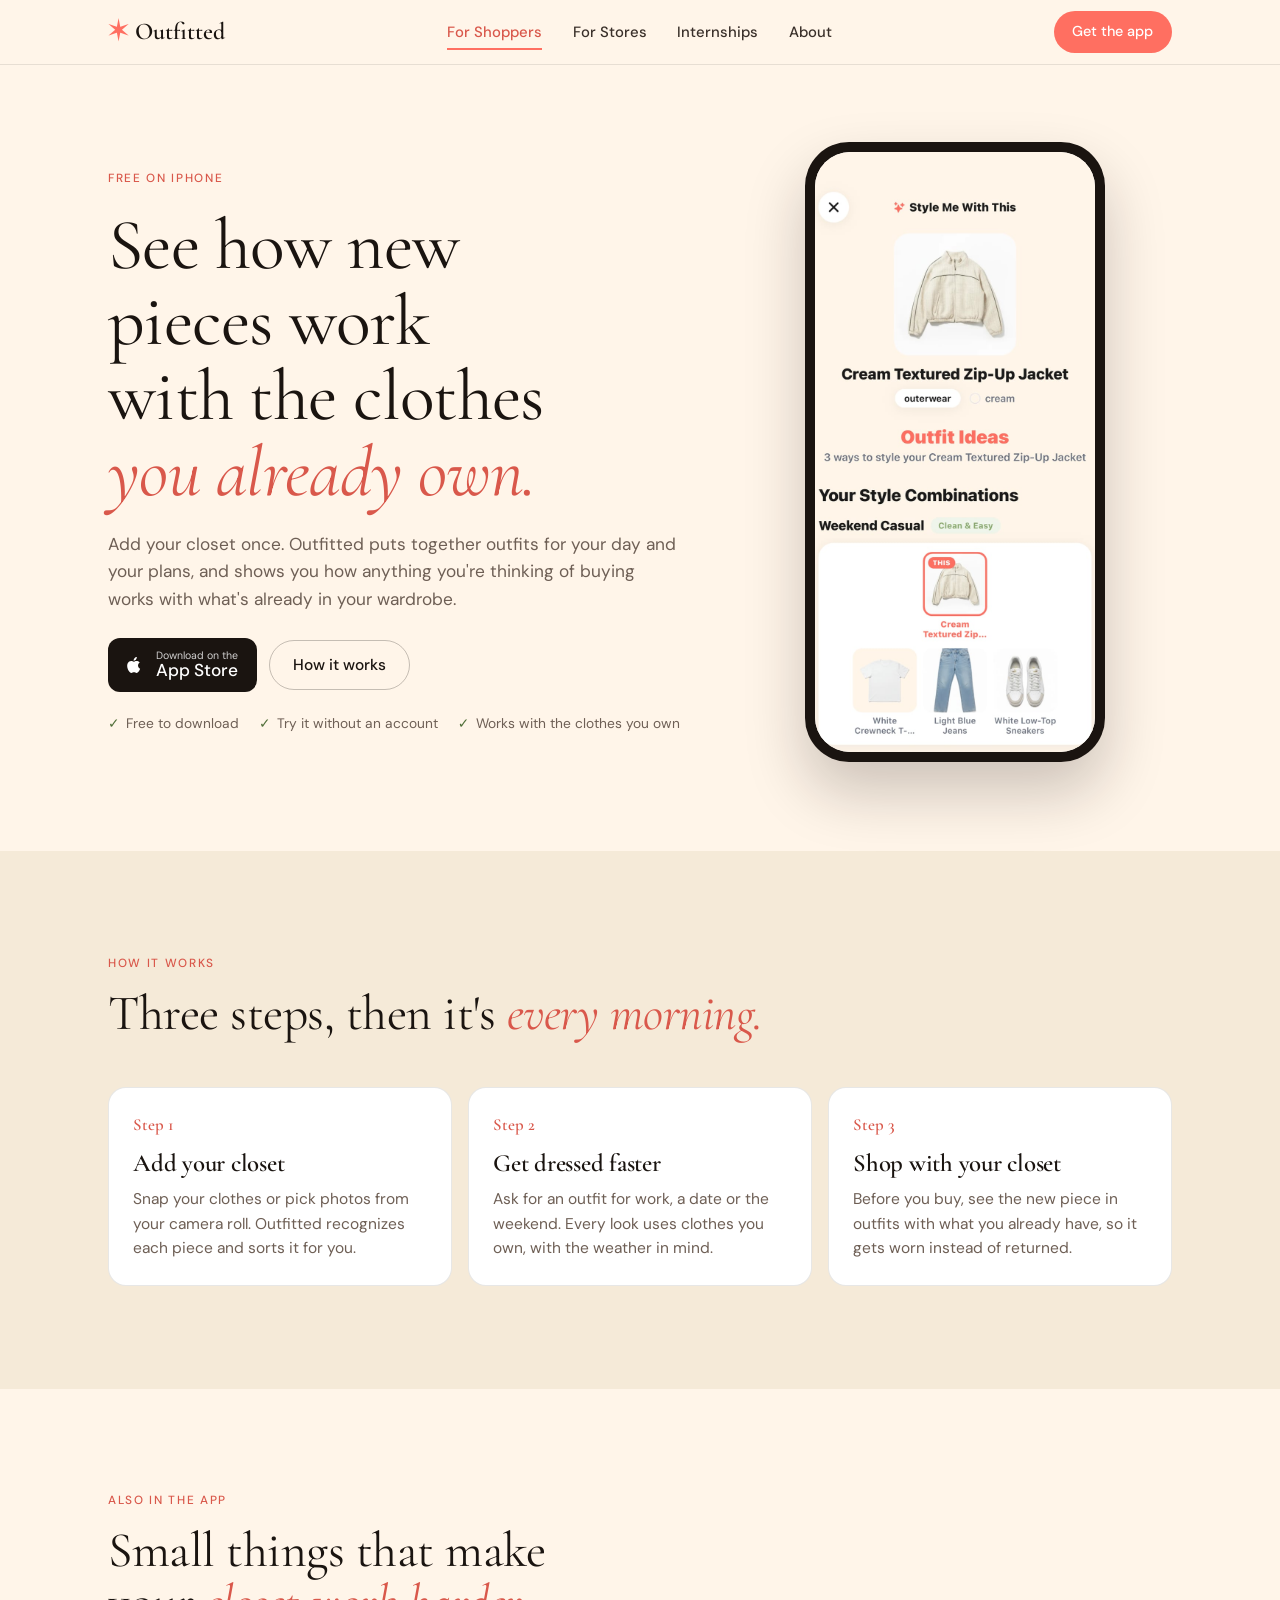
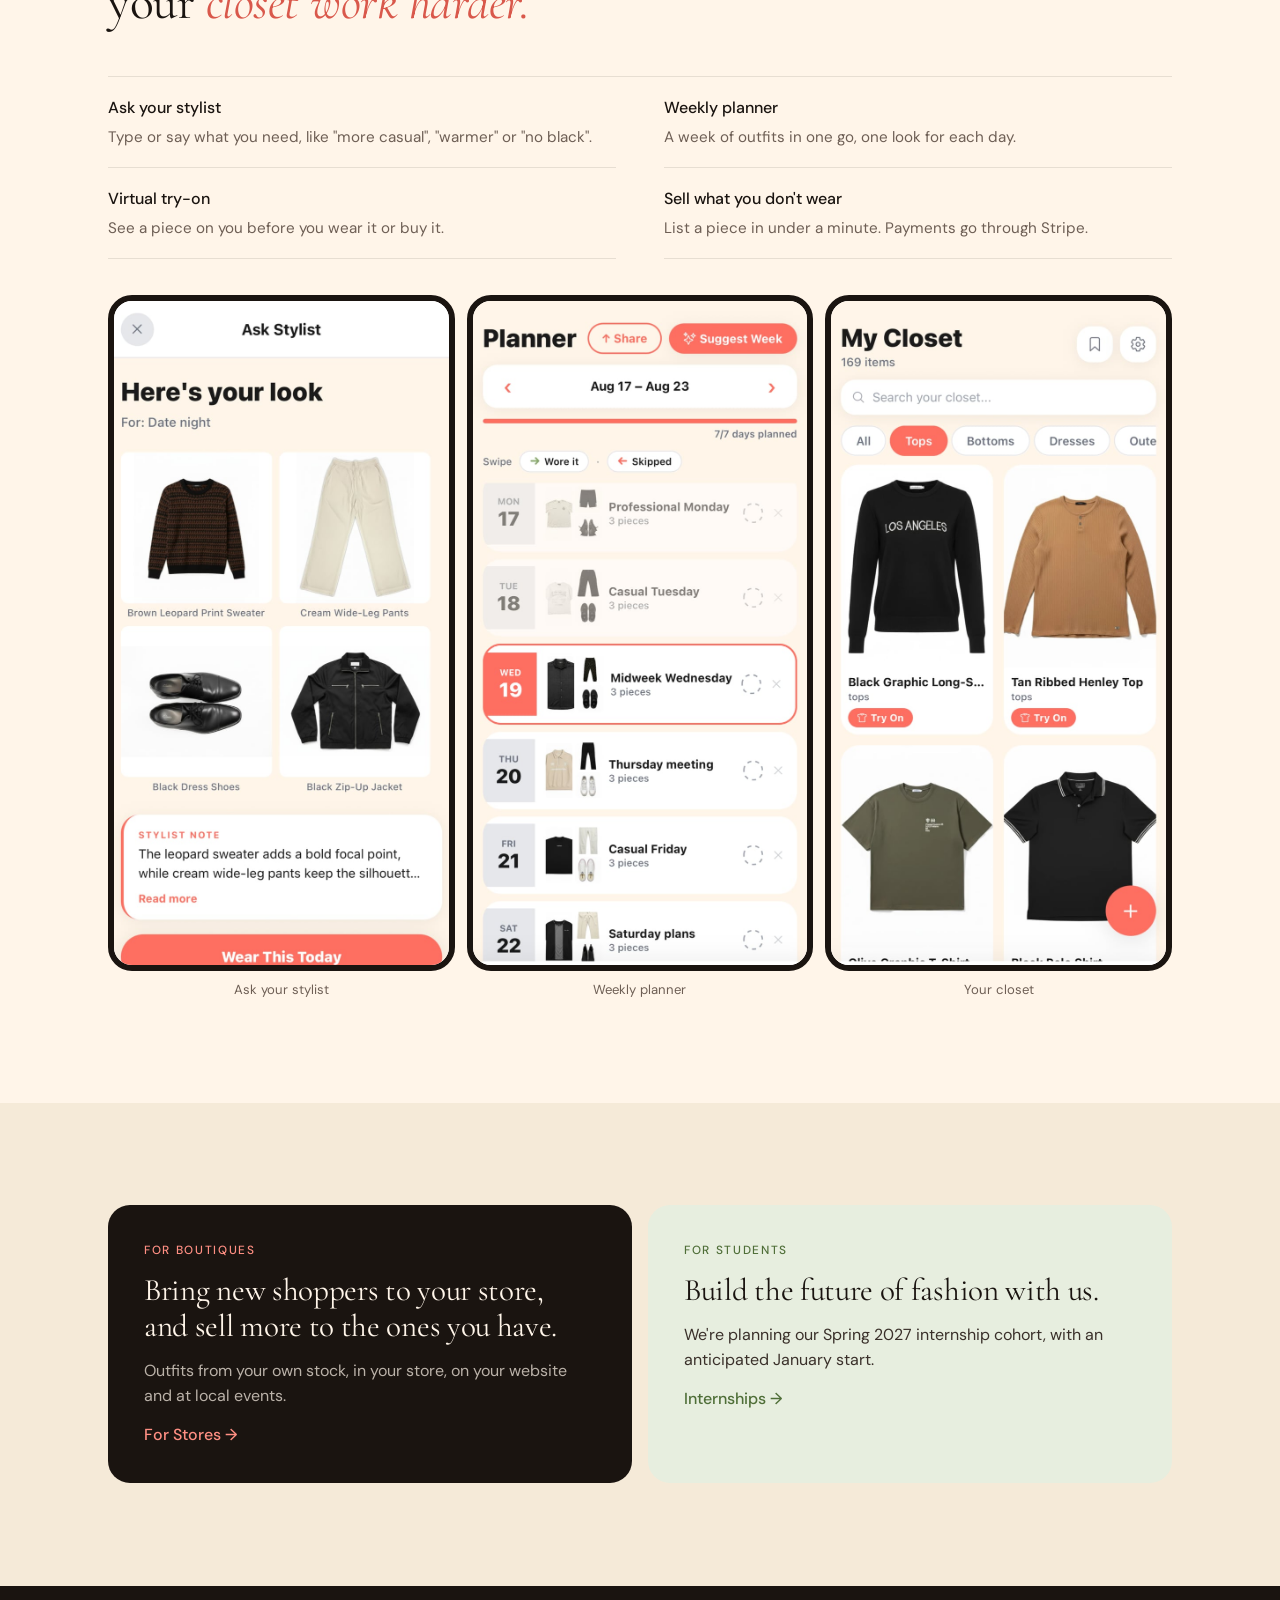
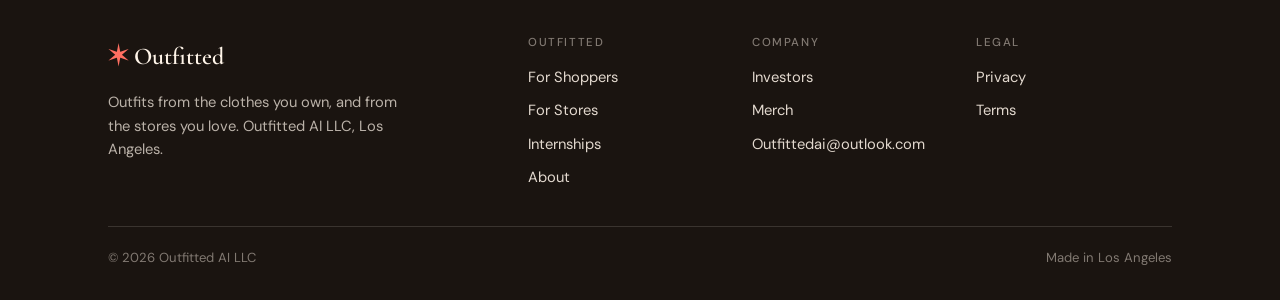
<file: index.html>
<!DOCTYPE html>
<html lang="en">
<head>
  <meta charset="UTF-8" />
  <meta name="viewport" content="width=device-width, initial-scale=1.0" />
  <meta name="color-scheme" content="light only" />
  <title>Outfitted — See new pieces with the clothes you already own</title>
  <meta name="description" content="Outfitted turns the clothes you own into outfits, and shows how anything new works with your wardrobe before you buy. Free on iPhone." />
  <link rel="canonical" href="https://outfittedcloset.com/" />
  <meta property="og:type" content="website" />
  <meta property="og:site_name" content="Outfitted" />
  <meta property="og:title" content="Outfitted — See new pieces with the clothes you already own" />
  <meta property="og:description" content="Outfitted turns the clothes you own into outfits, and shows how anything new works with your wardrobe before you buy. Free on iPhone." />
  <meta property="og:url" content="https://outfittedcloset.com/" />
  <meta property="og:image" content="https://outfittedcloset.com/img/og.jpg" />
  <meta name="twitter:card" content="summary_large_image" />
  <link rel="icon" type="image/png" href="/favicon.png" />
  <link rel="apple-touch-icon" href="/apple-touch-icon.png" />
  <link rel="preconnect" href="https://fonts.googleapis.com" />
  <link rel="preconnect" href="https://fonts.gstatic.com" crossorigin />
  <link href="https://fonts.googleapis.com/css2?family=Cormorant+Garamond:ital,wght@0,400;0,600;1,400&family=DM+Sans:wght@400;500;600;700&display=swap" rel="stylesheet" />
  <link rel="stylesheet" href="/site.css" />
</head>
<body>
<a class="skip" href="#main">Skip to content</a>
<header class="nav">
  <div class="wrap">
    <a class="logo" href="/" aria-label="Outfitted home"><span aria-hidden="true">&#x2736;</span> Outfitted</a>
    <nav aria-label="Main">
      <ul class="nav-links">
        <li><a href="/" aria-current="page">For Shoppers</a></li>
        <li><a href="/stores">For Stores</a></li>
        <li><a href="/internships">Internships</a></li>
        <li><a href="/about">About</a></li>
      </ul>
    </nav>
    <a class="btn btn-coral btn-small nav-cta" href="https://apps.apple.com/us/app/outfitted-wear-shop-earn/id6753196803" target="_blank" rel="noopener">Get the app</a>
    <button class="menu-btn" type="button" aria-expanded="false" aria-controls="mobile-menu" aria-label="Open menu"><i></i></button>
  </div>
  <nav id="mobile-menu" class="mobile-menu" aria-label="Main">
    <ul>
      <li><a href="/" aria-current="page">For Shoppers</a></li>
      <li><a href="/stores">For Stores</a></li>
      <li><a href="/internships">Internships</a></li>
      <li><a href="/about">About</a></li>
      <li><a class="btn btn-coral" href="https://apps.apple.com/us/app/outfitted-wear-shop-earn/id6753196803" target="_blank" rel="noopener">Get the app</a></li>
    </ul>
  </nav>
</header>
<main id="main">
  <section class="hero">
    <div class="wrap">
      <div class="hero-copy">
        <div class="eyebrow">Free on iPhone</div>
        <h1>See how new pieces work with the clothes <em>you already own.</em></h1>
        <p class="lede">Add your closet once. Outfitted puts together outfits for your day and your plans, and shows you how anything you're thinking of buying works with what's already in your wardrobe.</p>
        <div class="hero-actions">
          <a class="appstore" href="https://apps.apple.com/us/app/outfitted-wear-shop-earn/id6753196803" target="_blank" rel="noopener">
            <svg viewBox="0 0 24 24" aria-hidden="true"><path d="M16.37 12.6c-.02-2.2 1.8-3.26 1.88-3.31-1.03-1.5-2.62-1.7-3.18-1.72-1.35-.14-2.64.8-3.32.8-.69 0-1.74-.78-2.86-.76-1.47.02-2.83.86-3.59 2.17-1.53 2.66-.39 6.6 1.1 8.75.73 1.05 1.6 2.24 2.73 2.2 1.1-.05 1.51-.71 2.84-.71 1.32 0 1.7.71 2.85.69 1.18-.02 1.93-1.07 2.65-2.13.84-1.22 1.18-2.4 1.2-2.47-.03-.01-2.3-.88-2.3-3.51zM14.2 6.13c.6-.73 1-1.74.9-2.75-.86.04-1.92.58-2.54 1.3-.55.64-1.04 1.67-.91 2.66.96.07 1.95-.49 2.55-1.21z"/></svg>
            <span><small>Download on the</small><b>App Store</b></span>
          </a>
          <a class="btn btn-line" href="#how">How it works</a>
        </div>
        <div class="trust"><span>Free to download</span><span>Try it without an account</span><span>Works with the clothes you own</span></div>
      </div>
      <div class="phone fill">
        <div class="screen"><img src="/img/app-style-me.jpg" width="760" height="1644" alt="The Outfitted app's Style Me With This screen: outfit ideas built around a cream zip-up jacket using clothes already in the closet." /></div>
      </div>
    </div>
  </section>

  <section id="how" class="band-sand">
    <div class="wrap">
      <div class="sec-head">
        <div class="eyebrow">How it works</div>
        <h2>Three steps, then it's <em>every morning.</em></h2>
      </div>
      <div class="steps">
        <div class="step"><div class="n"></div><h3>Add your closet</h3><p>Snap your clothes or pick photos from your camera roll. Outfitted recognizes each piece and sorts it for you.</p></div>
        <div class="step"><div class="n"></div><h3>Get dressed faster</h3><p>Ask for an outfit for work, a date or the weekend. Every look uses clothes you own, with the weather in mind.</p></div>
        <div class="step"><div class="n"></div><h3>Shop with your closet</h3><p>Before you buy, see the new piece in outfits with what you already have, so it gets worn instead of returned.</p></div>
      </div>
    </div>
  </section>

  <section>
    <div class="wrap">
      <div class="sec-head">
        <div class="eyebrow">Also in the app</div>
        <h2>Small things that make your <em>closet work harder.</em></h2>
      </div>
      <div class="feats two">
        <div class="feat"><b>Ask your stylist</b><span>Type or say what you need, like "more casual", "warmer" or "no black".</span></div>
        <div class="feat"><b>Weekly planner</b><span>A week of outfits in one go, one look for each day.</span></div>
        <div class="feat"><b>Virtual try-on</b><span>See a piece on you before you wear it or buy it.</span></div>
        <div class="feat"><b>Sell what you don't wear</b><span>List a piece in under a minute. Payments go through Stripe.</span></div>
      </div>
      <div class="app-row">
        <figure><div class="frame"><img src="/img/app-ask-stylist.jpg" width="760" height="1644" loading="lazy" alt="Ask Stylist: a date-night look with a stylist note." /></div><figcaption>Ask your stylist</figcaption></figure>
        <figure><div class="frame"><img src="/img/app-planner.jpg" width="760" height="1644" loading="lazy" alt="Planner: a week of outfits, one per day." /></div><figcaption>Weekly planner</figcaption></figure>
        <figure><div class="frame"><img src="/img/app-closet.jpg" width="760" height="1644" loading="lazy" alt="My Closet: items sorted into tops, bottoms and dresses." /></div><figcaption>Your closet</figcaption></figure>
      </div>
    </div>
  </section>

  <section class="band-sand">
    <div class="wrap">
      <div class="split">
        <a class="door ink" href="/stores">
          <div class="eyebrow">For boutiques</div>
          <h3>Bring new shoppers to your store, and sell more to the ones you have.</h3>
          <p>Outfits from your own stock, in your store, on your website and at local events.</p>
          <span class="go">For Stores →</span>
        </a>
        <a class="door sage" href="/internships">
          <div class="eyebrow">For students</div>
          <h3>Build the future of fashion with us.</h3>
          <p>We're planning our Spring 2027 internship cohort, with an anticipated January start.</p>
          <span class="go">Internships →</span>
        </a>
      </div>
    </div>
  </section>
</main>
<footer class="site">
  <div class="wrap">
    <div class="fcols">
      <div class="about"><a class="logo" href="/"><span aria-hidden="true">&#x2736;</span> Outfitted</a><p style="margin-top:.6rem;max-width:19rem">Outfits from the clothes you own, and from the stores you love. Outfitted AI LLC, Los Angeles.</p></div>
      <div><h4>Outfitted</h4><a href="/">For Shoppers</a><a href="/stores">For Stores</a><a href="/internships">Internships</a><a href="/about">About</a></div>
      <div><h4>Company</h4><a href="/investors">Investors</a><a href="/merch">Merch</a><a href="mailto:Outfittedai@outlook.com">Outfittedai@outlook.com</a></div>
      <div><h4>Legal</h4><a href="/privacy">Privacy</a><a href="/terms">Terms</a></div>
    </div>
    <div class="fbase"><span>© 2026 Outfitted AI LLC</span><span>Made in Los Angeles</span></div>
  </div>
</footer>
<script src="/site.js"></script>
</body>
</html>
</file>
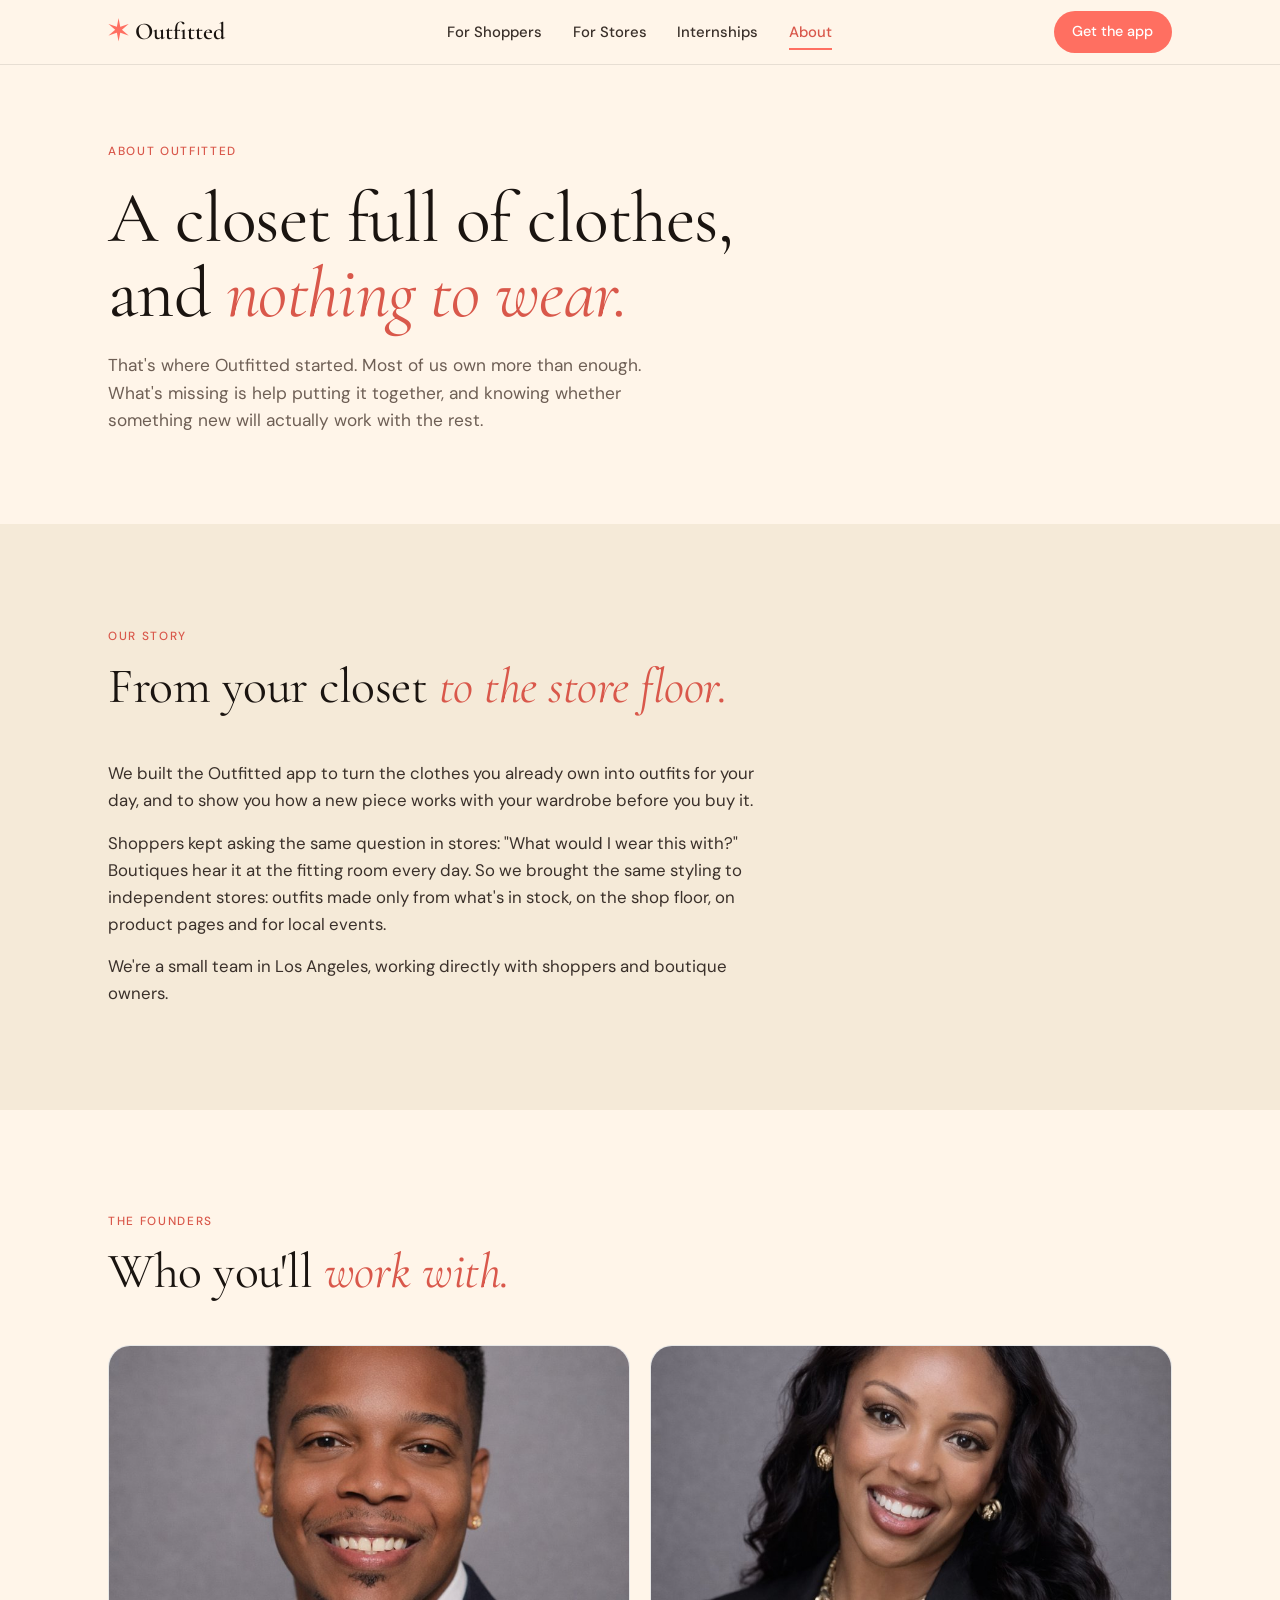
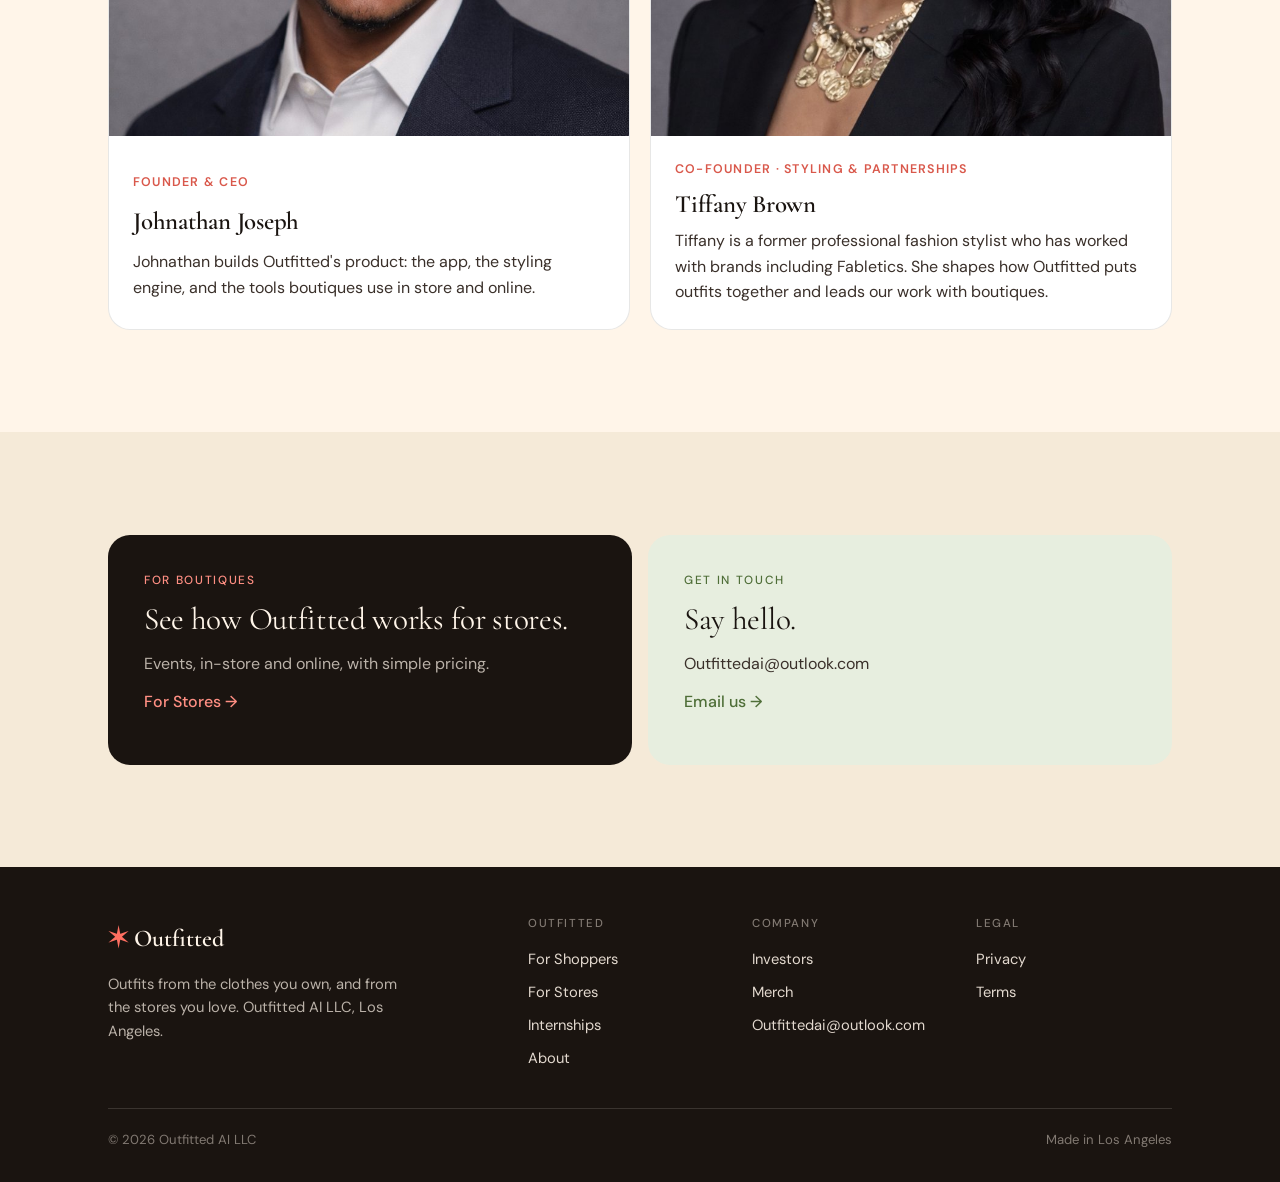
<file: about.html>
<!DOCTYPE html>
<html lang="en">
<head>
  <meta charset="UTF-8" />
  <meta name="viewport" content="width=device-width, initial-scale=1.0" />
  <meta name="color-scheme" content="light only" />
  <title>About — Outfitted</title>
  <meta name="description" content="Outfitted turns the clothes you own into outfits, and brings the same styling to independent boutiques. Meet the founders." />
  <link rel="canonical" href="https://outfittedcloset.com/about" />
  <meta property="og:type" content="website" />
  <meta property="og:site_name" content="Outfitted" />
  <meta property="og:title" content="About — Outfitted" />
  <meta property="og:description" content="Outfitted turns the clothes you own into outfits, and brings the same styling to independent boutiques. Meet the founders." />
  <meta property="og:url" content="https://outfittedcloset.com/about" />
  <meta property="og:image" content="https://outfittedcloset.com/img/og.jpg" />
  <meta name="twitter:card" content="summary_large_image" />
  <link rel="icon" type="image/png" href="/favicon.png" />
  <link rel="apple-touch-icon" href="/apple-touch-icon.png" />
  <link rel="preconnect" href="https://fonts.googleapis.com" />
  <link rel="preconnect" href="https://fonts.gstatic.com" crossorigin />
  <link href="https://fonts.googleapis.com/css2?family=Cormorant+Garamond:ital,wght@0,400;0,600;1,400&family=DM+Sans:wght@400;500;600;700&display=swap" rel="stylesheet" />
  <link rel="stylesheet" href="/site.css" />
</head>
<body>
<a class="skip" href="#main">Skip to content</a>
<header class="nav">
  <div class="wrap">
    <a class="logo" href="/" aria-label="Outfitted home"><span aria-hidden="true">&#x2736;</span> Outfitted</a>
    <nav aria-label="Main">
      <ul class="nav-links">
        <li><a href="/">For Shoppers</a></li>
        <li><a href="/stores">For Stores</a></li>
        <li><a href="/internships">Internships</a></li>
        <li><a href="/about" aria-current="page">About</a></li>
      </ul>
    </nav>
    <a class="btn btn-coral btn-small nav-cta" href="https://apps.apple.com/us/app/outfitted-wear-shop-earn/id6753196803" target="_blank" rel="noopener">Get the app</a>
    <button class="menu-btn" type="button" aria-expanded="false" aria-controls="mobile-menu" aria-label="Open menu"><i></i></button>
  </div>
  <nav id="mobile-menu" class="mobile-menu" aria-label="Main">
    <ul>
      <li><a href="/">For Shoppers</a></li>
      <li><a href="/stores">For Stores</a></li>
      <li><a href="/internships">Internships</a></li>
      <li><a href="/about" aria-current="page">About</a></li>
      <li><a class="btn btn-coral" href="https://apps.apple.com/us/app/outfitted-wear-shop-earn/id6753196803" target="_blank" rel="noopener">Get the app</a></li>
    </ul>
  </nav>
</header>
<main id="main">
  <section class="hero">
    <div class="wrap" style="grid-template-columns:1fr">
      <div class="hero-copy" style="max-width:48rem">
        <div class="eyebrow">About Outfitted</div>
        <h1>A closet full of clothes, and <em>nothing to wear.</em></h1>
        <p class="lede">That's where Outfitted started. Most of us own more than enough. What's missing is help putting it together, and knowing whether something new will actually work with the rest.</p>
      </div>
    </div>
  </section>

  <section class="band-sand">
    <div class="wrap">
      <div class="sec-head"><div class="eyebrow">Our story</div><h2>From your closet <em>to the store floor.</em></h2></div>
      <div class="prose">
        <p>We built the Outfitted app to turn the clothes you already own into outfits for your day, and to show you how a new piece works with your wardrobe before you buy it.</p>
        <p>Shoppers kept asking the same question in stores: "What would I wear this with?" Boutiques hear it at the fitting room every day. So we brought the same styling to independent stores: outfits made only from what's in stock, on the shop floor, on product pages and for local events.</p>
        <p>We're a small team in Los Angeles, working directly with shoppers and boutique owners.</p>
      </div>
    </div>
  </section>

  <section>
    <div class="wrap">
      <div class="sec-head"><div class="eyebrow">The founders</div><h2>Who you'll <em>work with.</em></h2></div>
      <div class="people">
        <article class="person">
          <img src="/jj-headshot.png" alt="Johnathan Joseph" loading="lazy" />
          <div class="body">
            <div class="person-role">Founder &amp; CEO</div>
            <h3>Johnathan Joseph</h3>
            <p>Johnathan builds Outfitted's product: the app, the styling engine, and the tools boutiques use in store and online.</p>
          </div>
        </article>
        <article class="person">
          <img src="/tiffany-headshot.png" alt="Tiffany Brown" loading="lazy" />
          <div class="body">
            <div class="person-role">Co-founder · Styling &amp; Partnerships</div>
            <h3>Tiffany Brown</h3>
            <p>Tiffany is a former professional fashion stylist who has worked with brands including Fabletics. She shapes how Outfitted puts outfits together and leads our work with boutiques.</p>
          </div>
        </article>
      </div>
    </div>
  </section>

  <section class="band-sand">
    <div class="wrap">
      <div class="split">
        <a class="door ink" href="/stores"><div class="eyebrow">For boutiques</div><h3>See how Outfitted works for stores.</h3><p>Events, in-store and online, with simple pricing.</p><span class="go">For Stores →</span></a>
        <a class="door sage" href="mailto:Outfittedai@outlook.com"><div class="eyebrow">Get in touch</div><h3>Say hello.</h3><p>Outfittedai@outlook.com</p><span class="go">Email us →</span></a>
      </div>
    </div>
  </section>
</main>
<footer class="site">
  <div class="wrap">
    <div class="fcols">
      <div class="about"><a class="logo" href="/"><span aria-hidden="true">&#x2736;</span> Outfitted</a><p style="margin-top:.6rem;max-width:19rem">Outfits from the clothes you own, and from the stores you love. Outfitted AI LLC, Los Angeles.</p></div>
      <div><h4>Outfitted</h4><a href="/">For Shoppers</a><a href="/stores">For Stores</a><a href="/internships">Internships</a><a href="/about">About</a></div>
      <div><h4>Company</h4><a href="/investors">Investors</a><a href="/merch">Merch</a><a href="mailto:Outfittedai@outlook.com">Outfittedai@outlook.com</a></div>
      <div><h4>Legal</h4><a href="/privacy">Privacy</a><a href="/terms">Terms</a></div>
    </div>
    <div class="fbase"><span>© 2026 Outfitted AI LLC</span><span>Made in Los Angeles</span></div>
  </div>
</footer>
<script src="/site.js"></script>
</body>
</html>
</file>
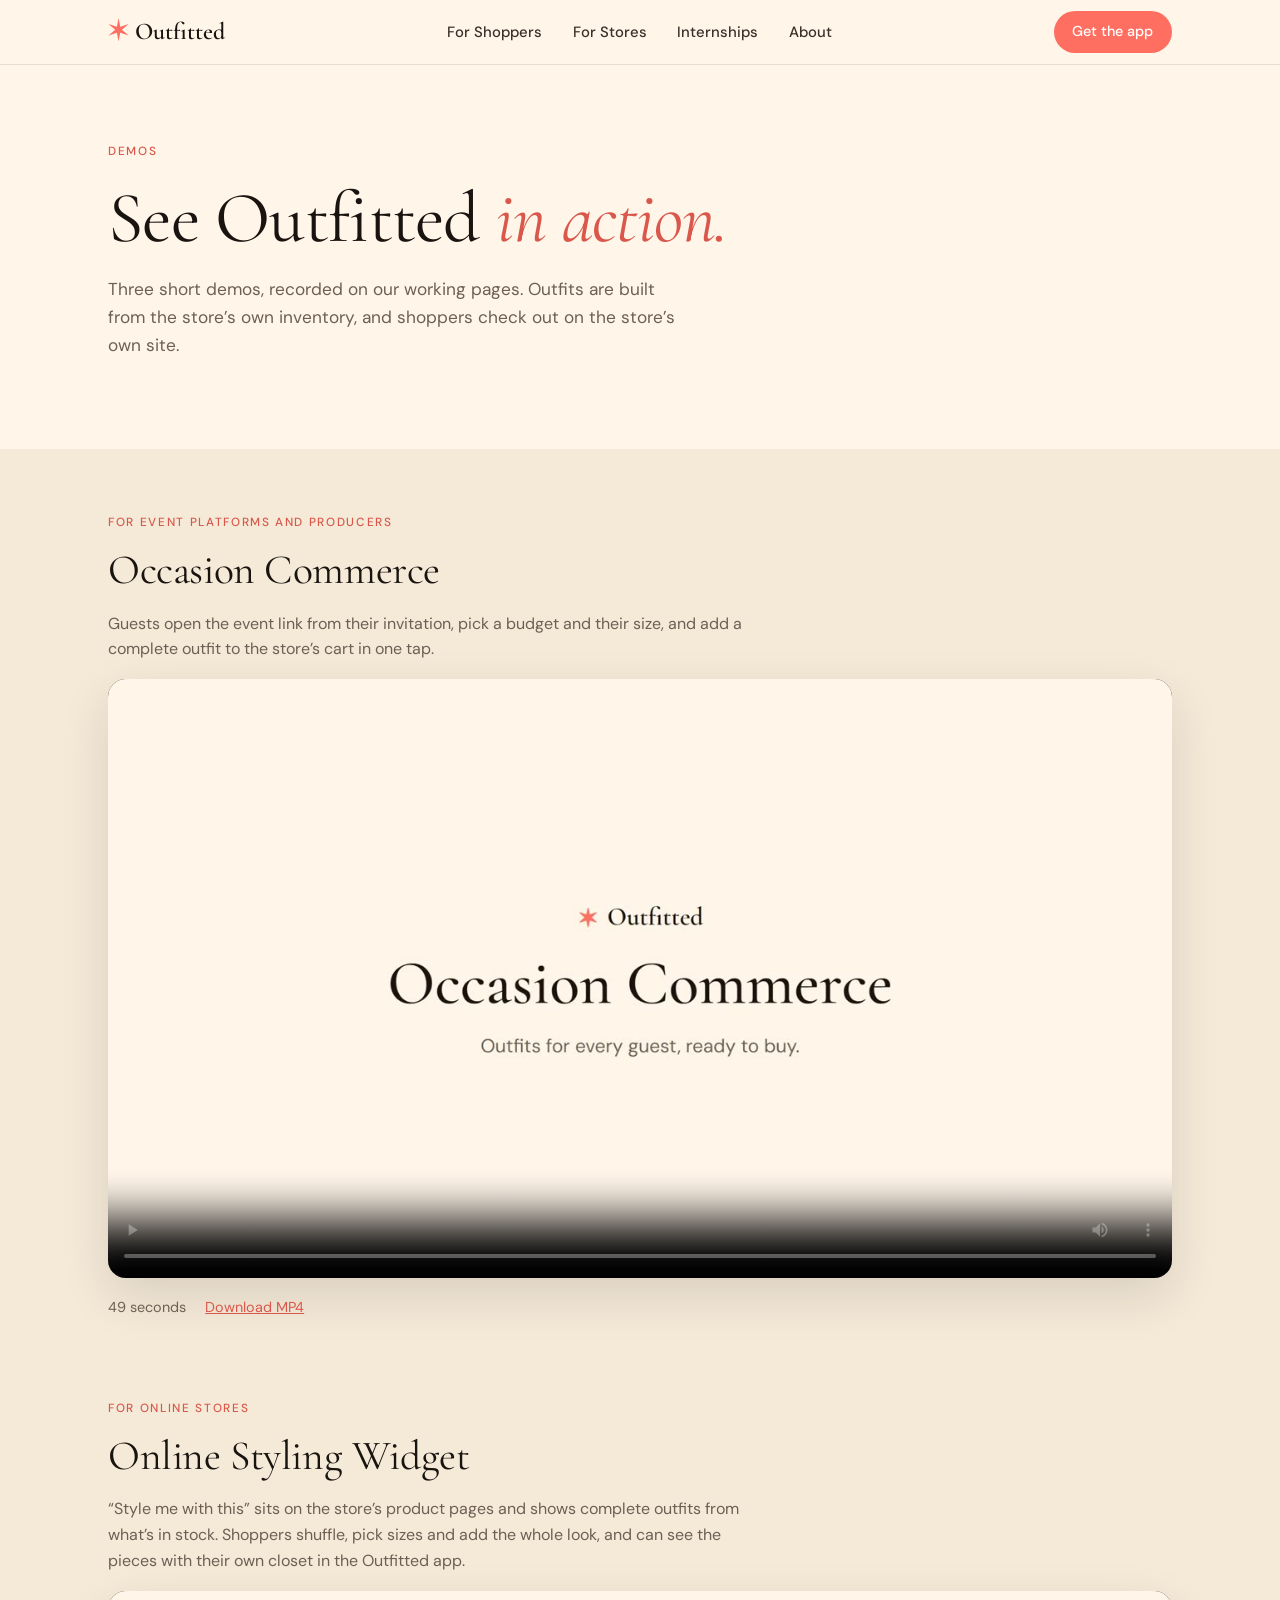
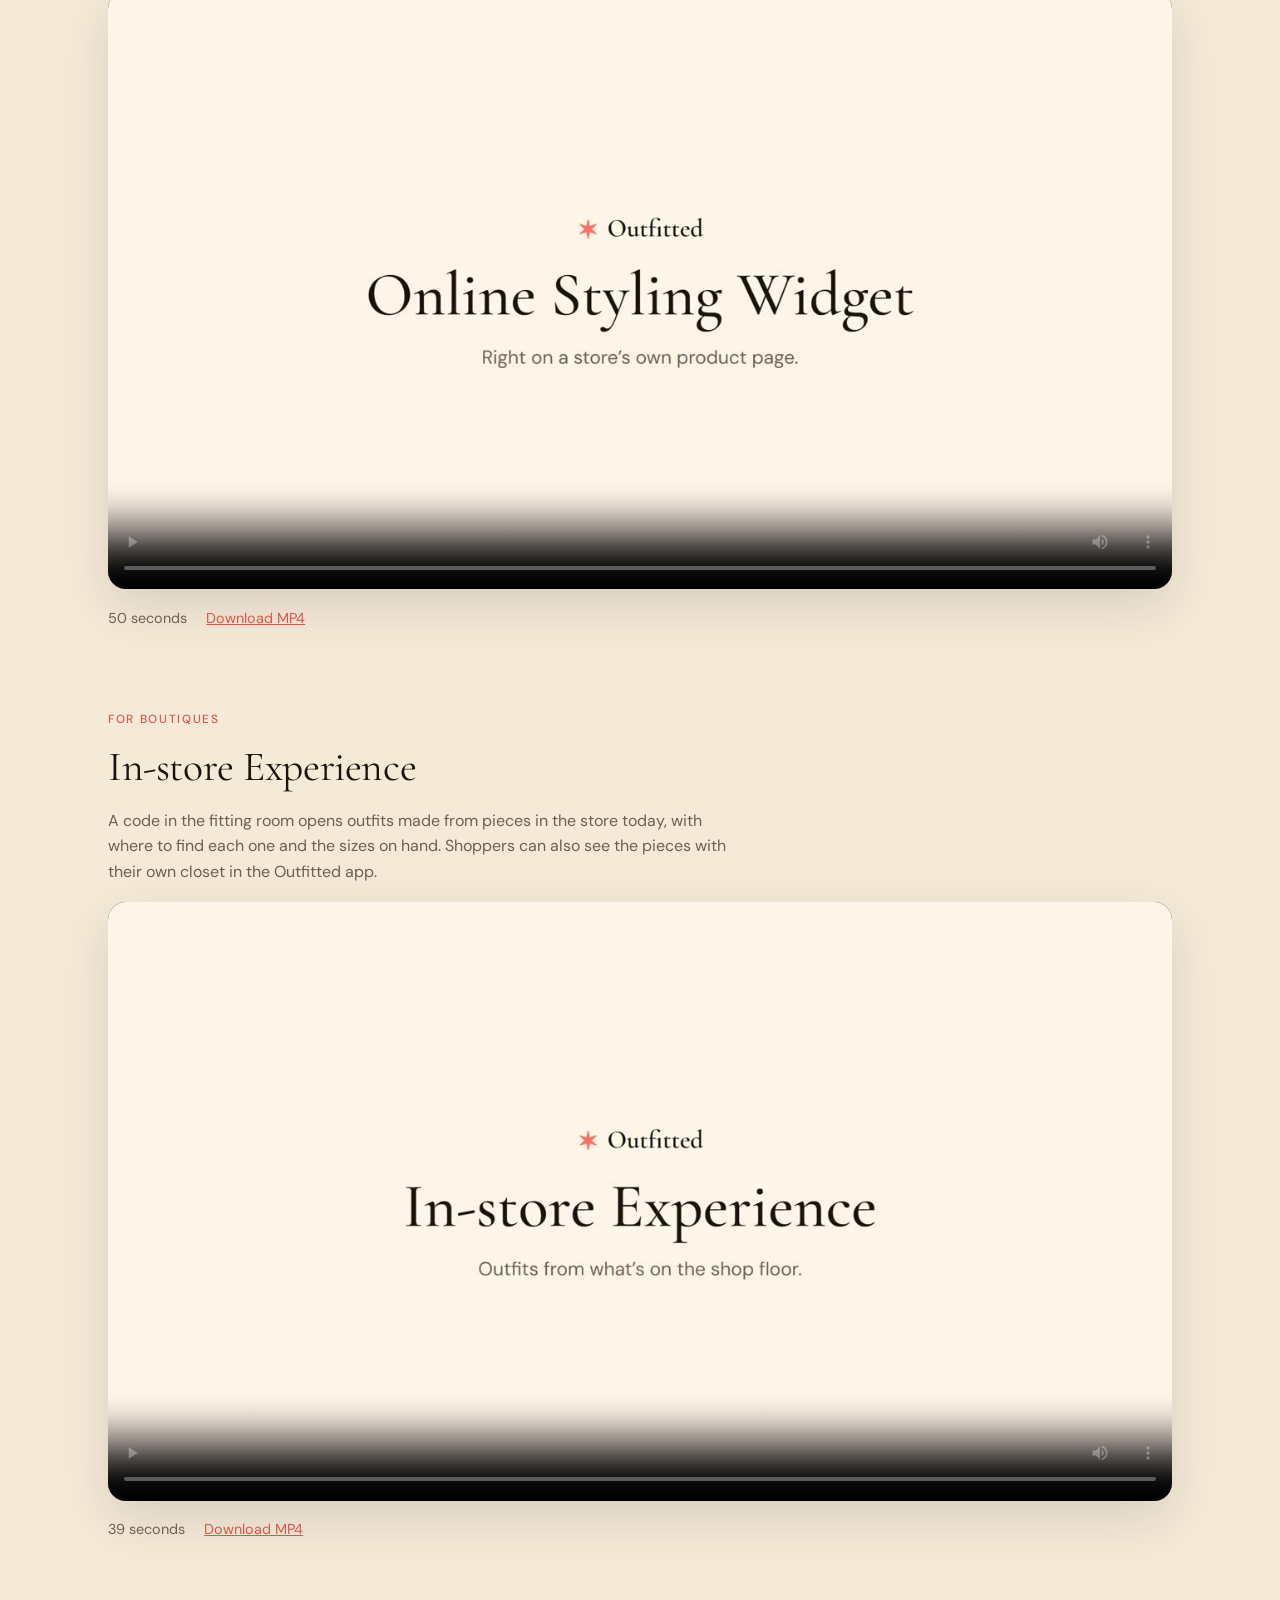
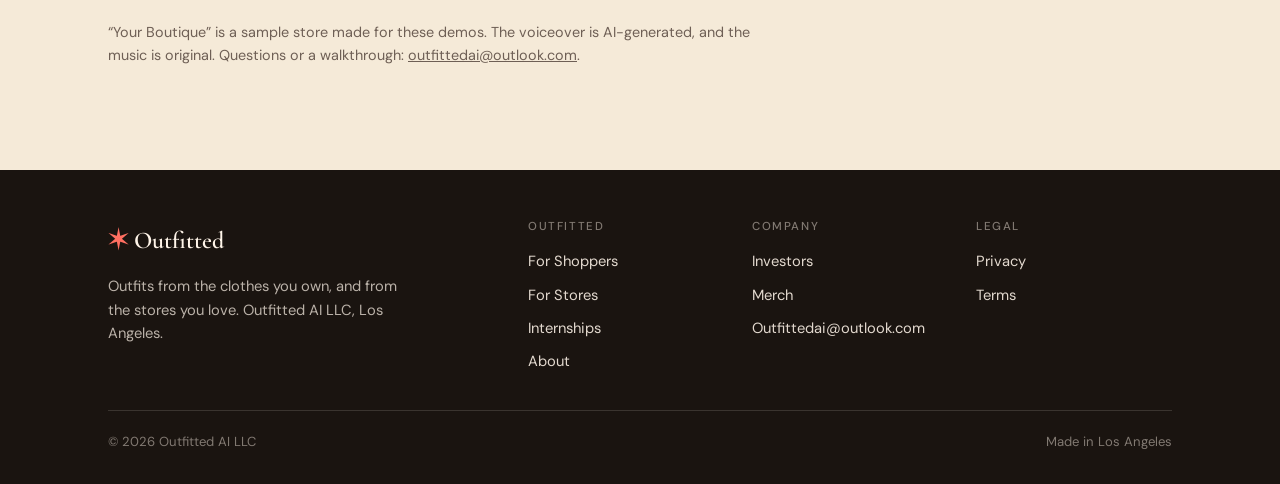
<file: demo.html>
<!DOCTYPE html>
<html lang="en">
<head>
  <meta charset="UTF-8" />
  <meta name="viewport" content="width=device-width, initial-scale=1.0" />
  <meta name="color-scheme" content="light only" />
  <!-- Unlisted: not in the menu, not for search engines. -->
  <meta name="robots" content="noindex, nofollow" />
  <title>Outfitted Demos</title>
  <meta name="description" content="Short demos of Outfitted: occasion commerce, the online styling widget and the in-store experience." />
  <link rel="icon" type="image/png" href="/favicon.png" />
  <link rel="apple-touch-icon" href="/apple-touch-icon.png" />
  <link rel="preconnect" href="https://fonts.googleapis.com" />
  <link rel="preconnect" href="https://fonts.gstatic.com" crossorigin />
  <link href="https://fonts.googleapis.com/css2?family=Cormorant+Garamond:ital,wght@0,400;0,600;1,400&family=DM+Sans:wght@400;500;600;700&display=swap" rel="stylesheet" />
  <link rel="stylesheet" href="/site.css" />
  <style>
    .demo-list { display: grid; gap: clamp(3rem, 7vw, 5rem); }
    .demo { display: grid; gap: 1.1rem; }
    .demo h2 { font-size: clamp(1.8rem, 4.5vw, 2.6rem); }
    .demo p { color: var(--muted); max-width: 40rem; }
    .demo video { width: 100%; height: auto; aspect-ratio: 16 / 9; display: block; border-radius: 18px; background: var(--ink); box-shadow: 0 18px 50px rgba(26,20,16,0.12); }
    .demo .meta { display: flex; flex-wrap: wrap; gap: 0.4rem 1.2rem; font-size: 0.9rem; color: var(--muted); }
    .demo .meta a { color: var(--coral-dark); }
    .demo-note { font-size: 0.9rem; color: var(--muted); max-width: 42rem; }
  </style>
</head>
<body>
<a class="skip" href="#main">Skip to content</a>
<header class="nav">
  <div class="wrap">
    <a class="logo" href="/" aria-label="Outfitted home"><span aria-hidden="true">&#x2736;</span> Outfitted</a>
    <nav aria-label="Main">
      <ul class="nav-links">
        <li><a href="/">For Shoppers</a></li>
        <li><a href="/stores">For Stores</a></li>
        <li><a href="/internships">Internships</a></li>
        <li><a href="/about">About</a></li>
      </ul>
    </nav>
    <a class="btn btn-coral btn-small nav-cta" href="https://apps.apple.com/us/app/outfitted-wear-shop-earn/id6753196803" target="_blank" rel="noopener">Get the app</a>
    <button class="menu-btn" type="button" aria-expanded="false" aria-controls="mobile-menu" aria-label="Open menu"><i></i></button>
  </div>
  <nav id="mobile-menu" class="mobile-menu" aria-label="Main">
    <ul>
      <li><a href="/">For Shoppers</a></li>
      <li><a href="/stores">For Stores</a></li>
      <li><a href="/internships">Internships</a></li>
      <li><a href="/about">About</a></li>
      <li><a class="btn btn-coral" href="https://apps.apple.com/us/app/outfitted-wear-shop-earn/id6753196803" target="_blank" rel="noopener">Get the app</a></li>
    </ul>
  </nav>
</header>
<main id="main">
  <section class="hero">
    <div class="wrap" style="grid-template-columns:1fr">
      <div class="hero-copy" style="max-width:48rem">
        <div class="eyebrow">Demos</div>
        <h1>See Outfitted <em>in action.</em></h1>
        <p class="lede">Three short demos, recorded on our working pages. Outfits are built from the store’s own inventory, and shoppers check out on the store’s own site.</p>
      </div>
    </div>
  </section>

  <section class="band-sand" style="padding-top:clamp(2.5rem,6vw,4rem)">
    <div class="wrap demo-list">
      <article class="demo" id="occasion">
        <div class="eyebrow">For event platforms and producers</div>
        <h2>Occasion Commerce</h2>
        <p>Guests open the event link from their invitation, pick a budget and their size, and add a complete outfit to the store’s cart in one tap.</p>
        <video controls playsinline preload="metadata" poster="/media/demo/occasion-poster.jpg"><source src="/media/demo/occasion.mp4" type="video/mp4" /></video>
        <div class="meta"><span>49 seconds</span><a href="/media/demo/occasion.mp4" download>Download MP4</a></div>
      </article>

      <article class="demo" id="widget">
        <div class="eyebrow">For online stores</div>
        <h2>Online Styling Widget</h2>
        <p>“Style me with this” sits on the store’s product pages and shows complete outfits from what’s in stock. Shoppers shuffle, pick sizes and add the whole look, and can see the pieces with their own closet in the Outfitted app.</p>
        <video controls playsinline preload="metadata" poster="/media/demo/widget-poster.jpg"><source src="/media/demo/widget.mp4" type="video/mp4" /></video>
        <div class="meta"><span>50 seconds</span><a href="/media/demo/widget.mp4" download>Download MP4</a></div>
      </article>

      <article class="demo" id="in-store">
        <div class="eyebrow">For boutiques</div>
        <h2>In-store Experience</h2>
        <p>A code in the fitting room opens outfits made from pieces in the store today, with where to find each one and the sizes on hand. Shoppers can also see the pieces with their own closet in the Outfitted app.</p>
        <video controls playsinline preload="metadata" poster="/media/demo/instore-poster.jpg"><source src="/media/demo/instore.mp4" type="video/mp4" /></video>
        <div class="meta"><span>39 seconds</span><a href="/media/demo/instore.mp4" download>Download MP4</a></div>
      </article>

      <p class="demo-note">“Your Boutique” is a sample store made for these demos. The voiceover is AI-generated, and the music is original. Questions or a walkthrough: <a href="mailto:outfittedai@outlook.com">outfittedai@outlook.com</a>.</p>
    </div>
  </section>
</main>
<footer class="site">
  <div class="wrap">
    <div class="fcols">
      <div class="about"><a class="logo" href="/"><span aria-hidden="true">&#x2736;</span> Outfitted</a><p style="margin-top:.6rem;max-width:19rem">Outfits from the clothes you own, and from the stores you love. Outfitted AI LLC, Los Angeles.</p></div>
      <div><h4>Outfitted</h4><a href="/">For Shoppers</a><a href="/stores">For Stores</a><a href="/internships">Internships</a><a href="/about">About</a></div>
      <div><h4>Company</h4><a href="/investors">Investors</a><a href="/merch">Merch</a><a href="mailto:Outfittedai@outlook.com">Outfittedai@outlook.com</a></div>
      <div><h4>Legal</h4><a href="/privacy">Privacy</a><a href="/terms">Terms</a></div>
    </div>
    <div class="fbase"><span>© 2026 Outfitted AI LLC</span><span>Made in Los Angeles</span></div>
  </div>
</footer>
<script src="/site.js"></script>
</body>
</html>
</file>
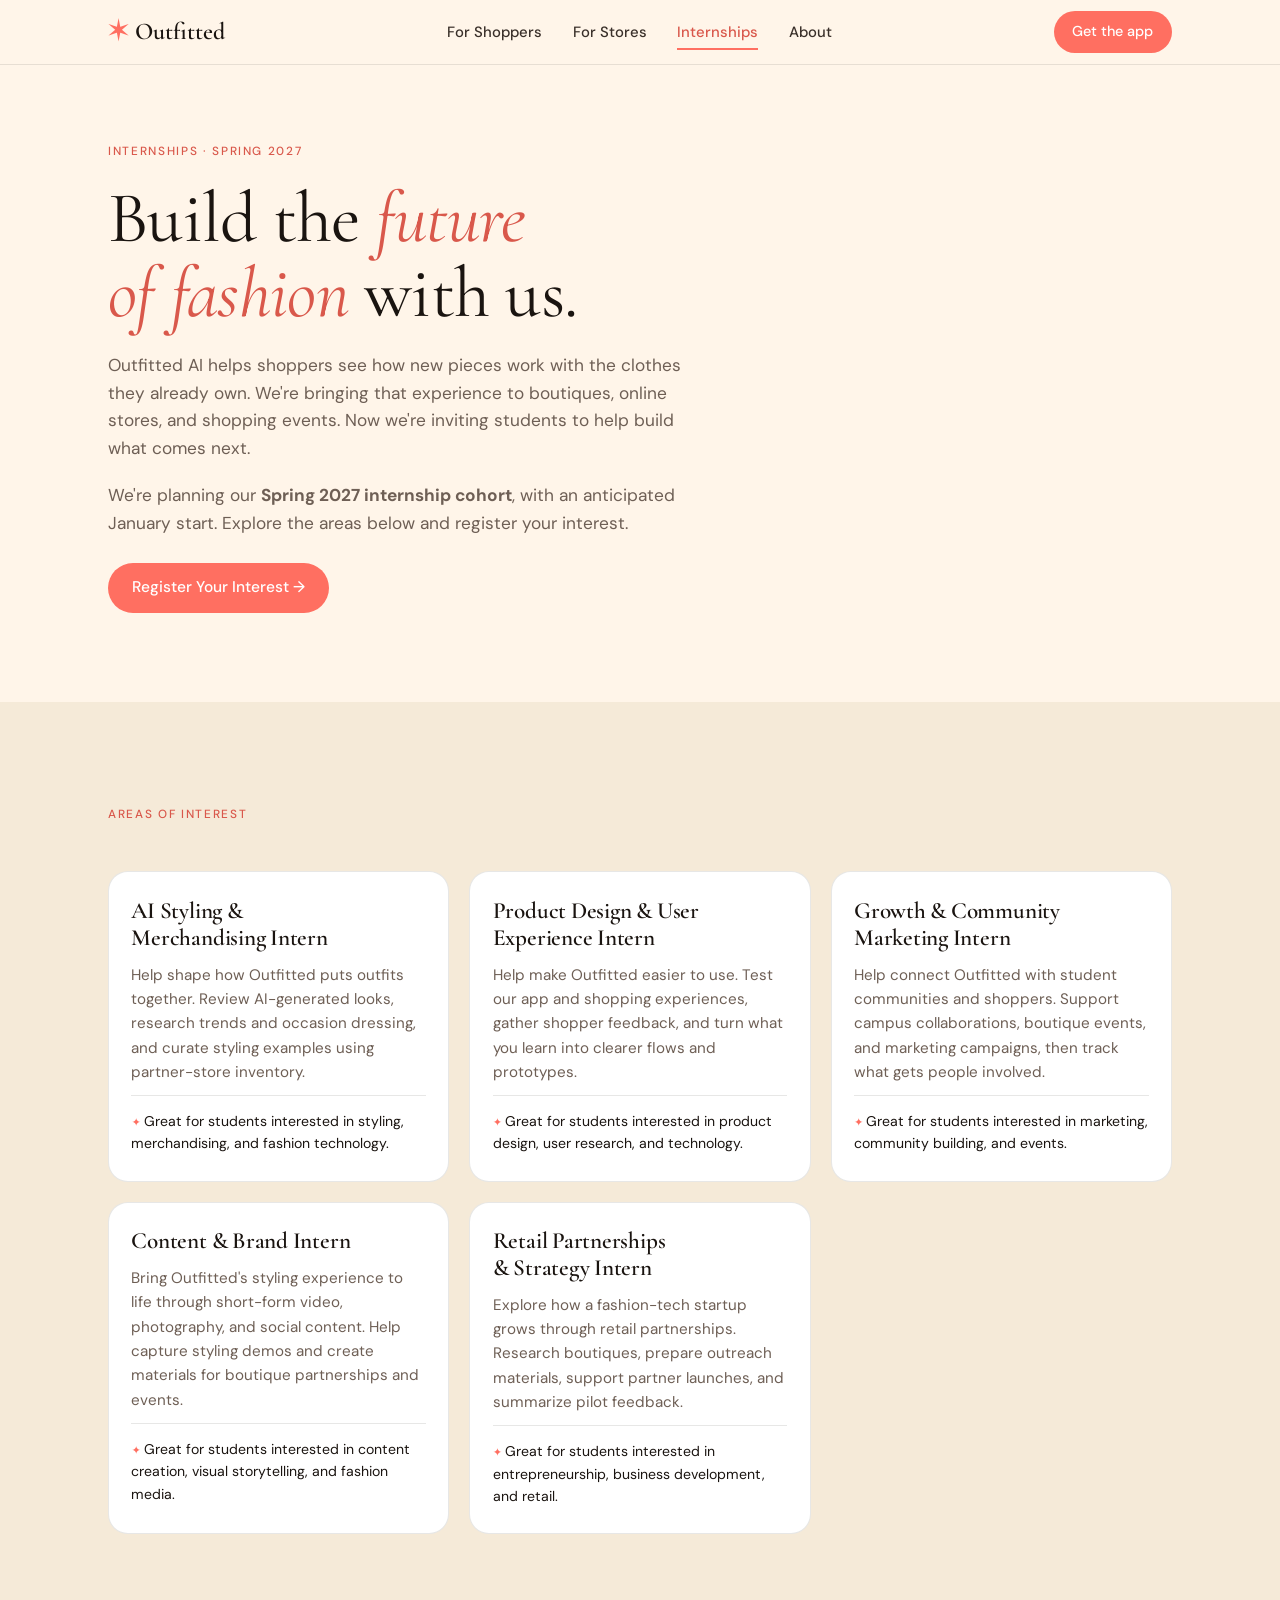
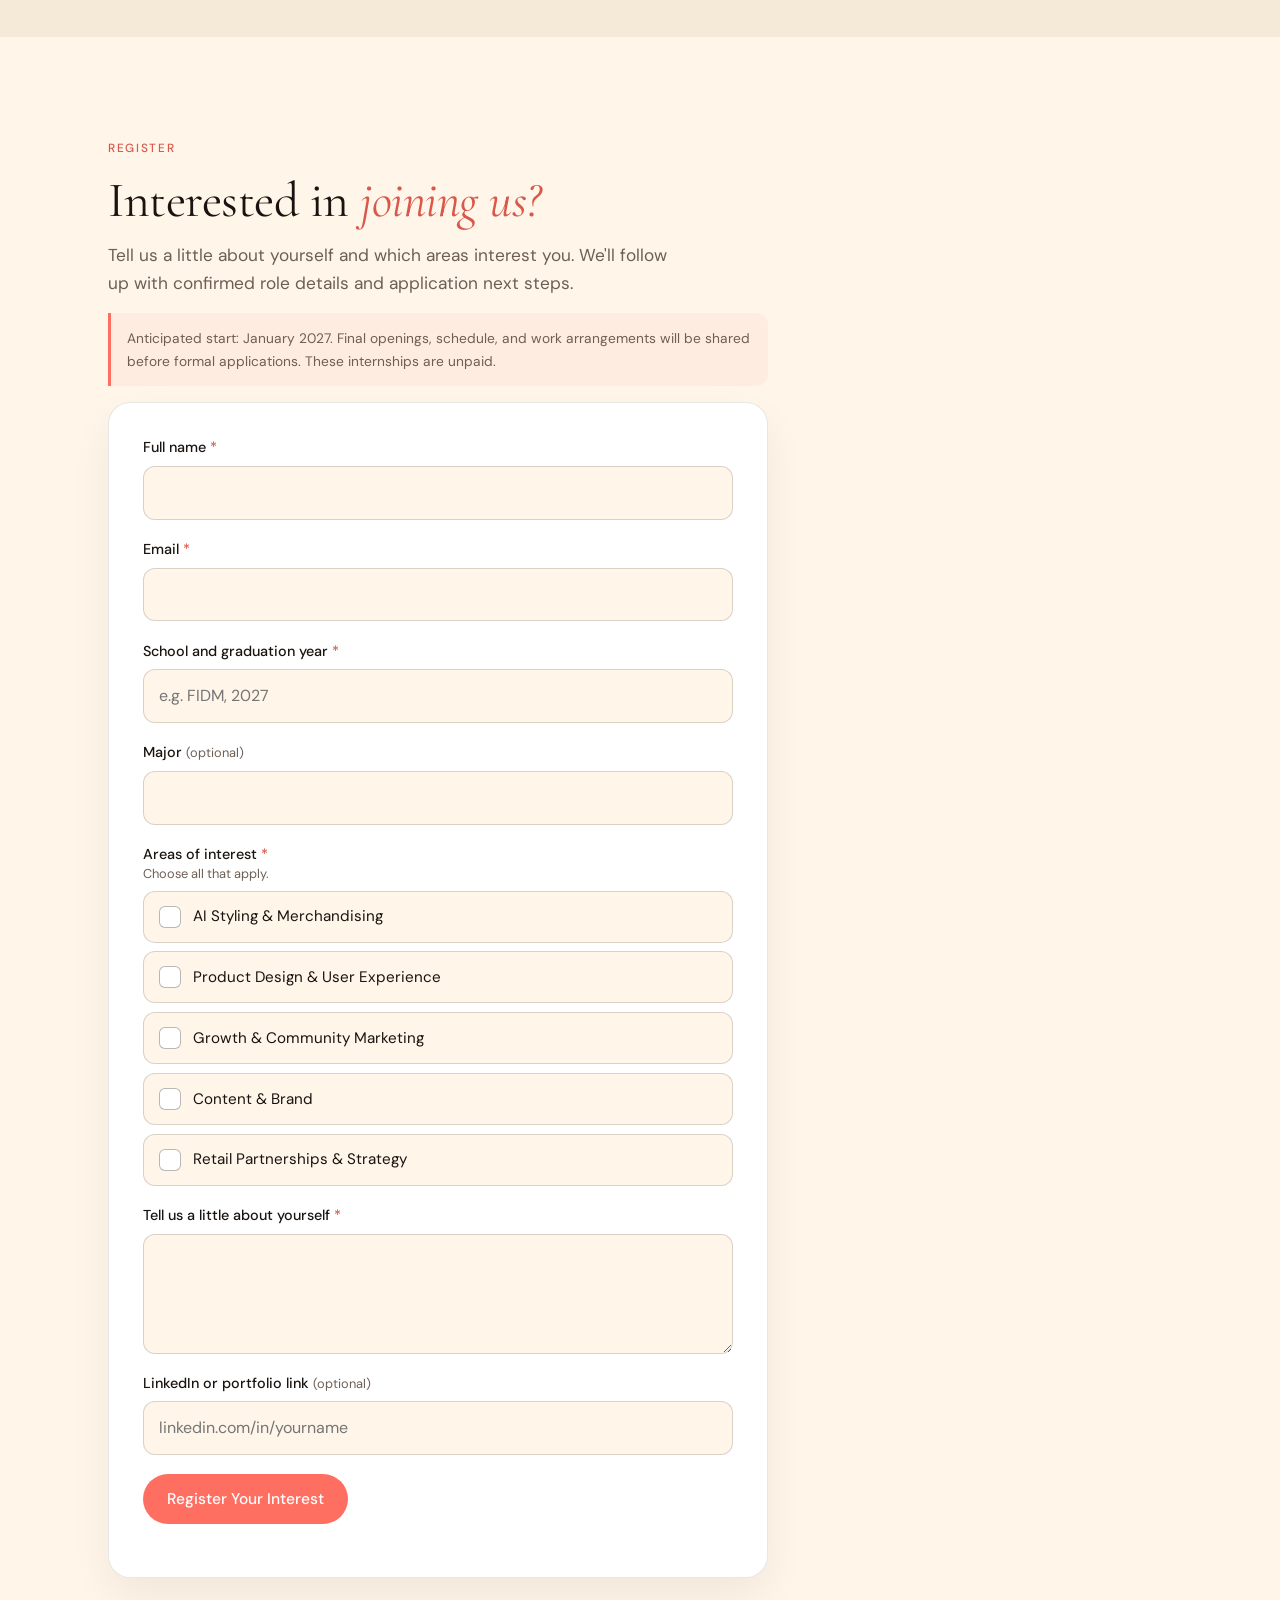
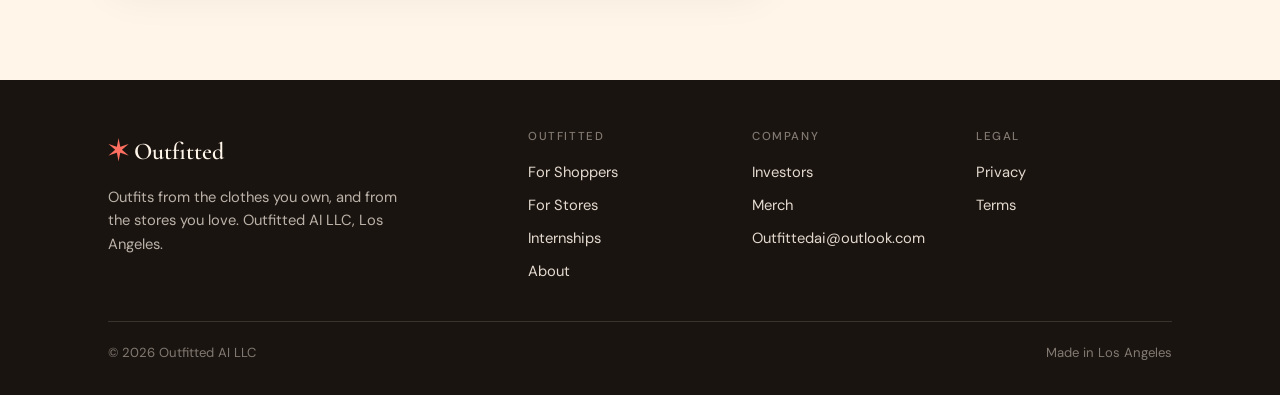
<file: internships.html>
<!DOCTYPE html>
<html lang="en">
<head>
  <meta charset="UTF-8" />
  <meta name="viewport" content="width=device-width, initial-scale=1.0" />
  <meta name="color-scheme" content="light only" />
  <title>Internships — Outfitted</title>
  <meta name="description" content="Register your interest in the Outfitted Spring 2027 internship cohort: AI styling, product design, growth, content and retail partnerships." />
  <link rel="canonical" href="https://outfittedcloset.com/internships" />
  <meta property="og:type" content="website" />
  <meta property="og:site_name" content="Outfitted" />
  <meta property="og:title" content="Internships — Outfitted" />
  <meta property="og:description" content="Register your interest in the Outfitted Spring 2027 internship cohort: AI styling, product design, growth, content and retail partnerships." />
  <meta property="og:url" content="https://outfittedcloset.com/internships" />
  <meta property="og:image" content="https://outfittedcloset.com/img/og.jpg" />
  <meta name="twitter:card" content="summary_large_image" />
  <link rel="icon" type="image/png" href="/favicon.png" />
  <link rel="apple-touch-icon" href="/apple-touch-icon.png" />
  <link rel="preconnect" href="https://fonts.googleapis.com" />
  <link rel="preconnect" href="https://fonts.gstatic.com" crossorigin />
  <link href="https://fonts.googleapis.com/css2?family=Cormorant+Garamond:ital,wght@0,400;0,600;1,400&family=DM+Sans:wght@400;500;600;700&display=swap" rel="stylesheet" />
  <link rel="stylesheet" href="/site.css" />
</head>
<body>
<a class="skip" href="#main">Skip to content</a>
<header class="nav">
  <div class="wrap">
    <a class="logo" href="/" aria-label="Outfitted home"><span aria-hidden="true">&#x2736;</span> Outfitted</a>
    <nav aria-label="Main">
      <ul class="nav-links">
        <li><a href="/">For Shoppers</a></li>
        <li><a href="/stores">For Stores</a></li>
        <li><a href="/internships" aria-current="page">Internships</a></li>
        <li><a href="/about">About</a></li>
      </ul>
    </nav>
    <a class="btn btn-coral btn-small nav-cta" href="https://apps.apple.com/us/app/outfitted-wear-shop-earn/id6753196803" target="_blank" rel="noopener">Get the app</a>
    <button class="menu-btn" type="button" aria-expanded="false" aria-controls="mobile-menu" aria-label="Open menu"><i></i></button>
  </div>
  <nav id="mobile-menu" class="mobile-menu" aria-label="Main">
    <ul>
      <li><a href="/">For Shoppers</a></li>
      <li><a href="/stores">For Stores</a></li>
      <li><a href="/internships" aria-current="page">Internships</a></li>
      <li><a href="/about">About</a></li>
      <li><a class="btn btn-coral" href="https://apps.apple.com/us/app/outfitted-wear-shop-earn/id6753196803" target="_blank" rel="noopener">Get the app</a></li>
    </ul>
  </nav>
</header>
<main id="main">
  <section class="hero">
    <div class="wrap" style="grid-template-columns:1fr">
      <div class="hero-copy" style="max-width:46rem">
        <div class="eyebrow">Internships · Spring 2027</div>
        <h1>Build the <em>future of fashion</em> with us.</h1>
        <p class="lede">Outfitted AI helps shoppers see how new pieces work with the clothes they already own. We're bringing that experience to boutiques, online stores, and shopping events. Now we're inviting students to help build what comes next.</p>
        <p class="lede">We're planning our <strong>Spring 2027 internship cohort</strong>, with an anticipated January start. Explore the areas below and register your interest.</p>
        <div class="hero-actions"><a href="#register" class="btn btn-coral">Register Your Interest →</a></div>
      </div>
    </div>
  </section>

  <section class="band-sand">
    <div class="wrap">
      <div class="sec-head"><div class="eyebrow">Areas of Interest</div></div>
      <div class="role-grid">
        <article class="role">
          <h3>AI Styling &amp; Merchandising Intern</h3>
          <p>Help shape how Outfitted puts outfits together. Review AI-generated looks, research trends and occasion dressing, and curate styling examples using partner-store inventory.</p>
          <p class="fit">Great for students interested in styling, merchandising, and fashion technology.</p>
        </article>
        <article class="role">
          <h3>Product Design &amp; User Experience Intern</h3>
          <p>Help make Outfitted easier to use. Test our app and shopping experiences, gather shopper feedback, and turn what you learn into clearer flows and prototypes.</p>
          <p class="fit">Great for students interested in product design, user research, and technology.</p>
        </article>
        <article class="role">
          <h3>Growth &amp; Community Marketing Intern</h3>
          <p>Help connect Outfitted with student communities and shoppers. Support campus collaborations, boutique events, and marketing campaigns, then track what gets people involved.</p>
          <p class="fit">Great for students interested in marketing, community building, and events.</p>
        </article>
        <article class="role">
          <h3>Content &amp; Brand Intern</h3>
          <p>Bring Outfitted's styling experience to life through short-form video, photography, and social content. Help capture styling demos and create materials for boutique partnerships and events.</p>
          <p class="fit">Great for students interested in content creation, visual storytelling, and fashion media.</p>
        </article>
        <article class="role">
          <h3>Retail Partnerships &amp; Strategy Intern</h3>
          <p>Explore how a fashion-tech startup grows through retail partnerships. Research boutiques, prepare outreach materials, support partner launches, and summarize pilot feedback.</p>
          <p class="fit">Great for students interested in entrepreneurship, business development, and retail.</p>
        </article>
      </div>
    </div>
  </section>

  <section id="register">
    <div class="wrap">
      <div class="register">
        <div class="eyebrow">Register</div>
        <h2>Interested in <em>joining us?</em></h2>
        <p class="lede">Tell us a little about yourself and which areas interest you. We'll follow up with confirmed role details and application next steps.</p>
        <p class="note">Anticipated start: January 2027. Final openings, schedule, and work arrangements will be shared before formal applications. These internships are unpaid.</p>

        <form id="interest-form" class="form-card" novalidate>
          <div class="field" data-f="fullName">
            <label for="fullName">Full name <span class="req">*</span></label>
            <input id="fullName" name="fullName" type="text" autocomplete="name" maxlength="120" required />
            <div class="err">Please enter your full name.</div>
          </div>
          <div class="field" data-f="email">
            <label for="email">Email <span class="req">*</span></label>
            <input id="email" name="email" type="email" autocomplete="email" inputmode="email" maxlength="200" required />
            <div class="err">Please enter a valid email address.</div>
          </div>
          <div class="field" data-f="school">
            <label for="school">School and graduation year <span class="req">*</span></label>
            <input id="school" name="school" type="text" maxlength="160" placeholder="e.g. FIDM, 2027" required />
            <div class="err">Please enter your school and graduation year.</div>
          </div>
          <div class="field" data-f="major">
            <label for="major">Major <span class="opt">(optional)</span></label>
            <input id="major" name="major" type="text" maxlength="120" />
          </div>
          <fieldset class="field" data-f="areas">
            <legend>Areas of interest <span class="req">*</span></legend>
            <p class="hint">Choose all that apply.</p>
            <div class="chips">
              <label class="chip"><input type="checkbox" name="areas" value="AI Styling &amp; Merchandising Intern" /><span class="box">✓</span>AI Styling &amp; Merchandising</label>
              <label class="chip"><input type="checkbox" name="areas" value="Product Design &amp; User Experience Intern" /><span class="box">✓</span>Product Design &amp; User Experience</label>
              <label class="chip"><input type="checkbox" name="areas" value="Growth &amp; Community Marketing Intern" /><span class="box">✓</span>Growth &amp; Community Marketing</label>
              <label class="chip"><input type="checkbox" name="areas" value="Content &amp; Brand Intern" /><span class="box">✓</span>Content &amp; Brand</label>
              <label class="chip"><input type="checkbox" name="areas" value="Retail Partnerships &amp; Strategy Intern" /><span class="box">✓</span>Retail Partnerships &amp; Strategy</label>
            </div>
            <div class="err">Please choose at least one area.</div>
          </fieldset>
          <div class="field" data-f="about">
            <label for="about">Tell us a little about yourself <span class="req">*</span></label>
            <textarea id="about" name="about" maxlength="2000" required></textarea>
            <div class="err">Please tell us a little about yourself.</div>
          </div>
          <div class="field" data-f="link">
            <label for="link">LinkedIn or portfolio link <span class="opt">(optional)</span></label>
            <input id="link" name="link" type="url" inputmode="url" autocomplete="url" maxlength="300" placeholder="linkedin.com/in/yourname" />
            <div class="err">Please check this link.</div>
          </div>
          <div class="trap" aria-hidden="true">
            <label for="website">Leave this empty</label>
            <input id="website" name="website" type="text" tabindex="-1" autocomplete="off" />
          </div>
          <div><button type="submit" class="btn btn-coral" id="submit-btn">Register Your Interest</button></div>
          <div class="status" id="status" role="alert" aria-live="polite"></div>
        </form>

        <div class="thanks" id="thanks" tabindex="-1" hidden>
          <div class="mark">✓</div>
          <h3>Thank you!</h3>
          <p>We've received your interest in an Outfitted internship. We'll be in touch by email with confirmed role details and application next steps.</p>
        </div>
      </div>
    </div>
  </section>
</main>
<footer class="site">
  <div class="wrap">
    <div class="fcols">
      <div class="about"><a class="logo" href="/"><span aria-hidden="true">&#x2736;</span> Outfitted</a><p style="margin-top:.6rem;max-width:19rem">Outfits from the clothes you own, and from the stores you love. Outfitted AI LLC, Los Angeles.</p></div>
      <div><h4>Outfitted</h4><a href="/">For Shoppers</a><a href="/stores">For Stores</a><a href="/internships">Internships</a><a href="/about">About</a></div>
      <div><h4>Company</h4><a href="/investors">Investors</a><a href="/merch">Merch</a><a href="mailto:Outfittedai@outlook.com">Outfittedai@outlook.com</a></div>
      <div><h4>Legal</h4><a href="/privacy">Privacy</a><a href="/terms">Terms</a></div>
    </div>
    <div class="fbase"><span>© 2026 Outfitted AI LLC</span><span>Made in Los Angeles</span></div>
  </div>
</footer>
<script src="/site.js"></script>
<script>
  // Internship interest form → outfitted-express → Airtable "Intern Interest".
  // ?src=fia saves "FIA workshop"; anything else saves "website".
  (function () {
    var API = 'https://outfitted-express.onrender.com/api/intern-interest';
    var form = document.getElementById('interest-form');
    var btn = document.getElementById('submit-btn');
    var status = document.getElementById('status');
    var thanks = document.getElementById('thanks');
    var src = '';
    try { src = new URLSearchParams(location.search).get('src') || ''; } catch (e) {}

    function val(name) { return (form.elements[name].value || '').trim(); }
    function mark(fields) {
      form.querySelectorAll('.field').forEach(function (el) { el.classList.toggle('invalid', fields.indexOf(el.getAttribute('data-f')) !== -1); });
      var first = form.querySelector('.invalid');
      if (first) { first.scrollIntoView({ behavior: 'smooth', block: 'center' }); var i = first.querySelector('input, textarea'); if (i) i.focus({ preventScroll: true }); }
    }
    form.addEventListener('input', function (e) { var f = e.target.closest('.field'); if (f) f.classList.remove('invalid'); });

    form.addEventListener('submit', function (e) {
      e.preventDefault();
      status.textContent = '';
      var areas = Array.prototype.map.call(form.querySelectorAll('input[name=areas]:checked'), function (c) { return c.value; });
      var data = { fullName: val('fullName'), email: val('email'), school: val('school'), major: val('major'),
        areas: areas, about: val('about'), link: val('link'), website: val('website'), src: src };
      var bad = [];
      if (!data.fullName) bad.push('fullName');
      if (!/^[^\s@]+@[^\s@]+\.[^\s@]{2,}$/.test(data.email)) bad.push('email');
      if (!data.school) bad.push('school');
      if (!areas.length) bad.push('areas');
      if (!data.about) bad.push('about');
      if (bad.length) { mark(bad); return; }
      btn.disabled = true; btn.textContent = 'Sending…';
      fetch(API, { method: 'POST', headers: { 'Content-Type': 'application/json' }, body: JSON.stringify(data) })
        .then(function (r) { return r.json().catch(function () { return {}; }).then(function (j) { return { status: r.status, body: j }; }); })
        .then(function (r) {
          if (r.status === 200 && r.body.ok) { form.hidden = true; thanks.hidden = false; thanks.scrollIntoView({ behavior: 'smooth', block: 'center' }); thanks.focus({ preventScroll: true }); return; }
          if (r.status === 400 && r.body.fields) { mark(r.body.fields); status.textContent = 'Please check the highlighted fields.'; }
          else if (r.status === 429) status.textContent = 'Too many submissions from this network right now. Please try again in a few minutes.';
          else status.textContent = 'Something went wrong on our side. Please try again, or email Outfittedai@outlook.com.';
          btn.disabled = false; btn.textContent = 'Register Your Interest';
        })
        .catch(function () { status.textContent = 'We couldn’t reach our server. Check your connection and try again.'; btn.disabled = false; btn.textContent = 'Register Your Interest'; });
    });
  })();
</script>
</body>
</html>
</file>
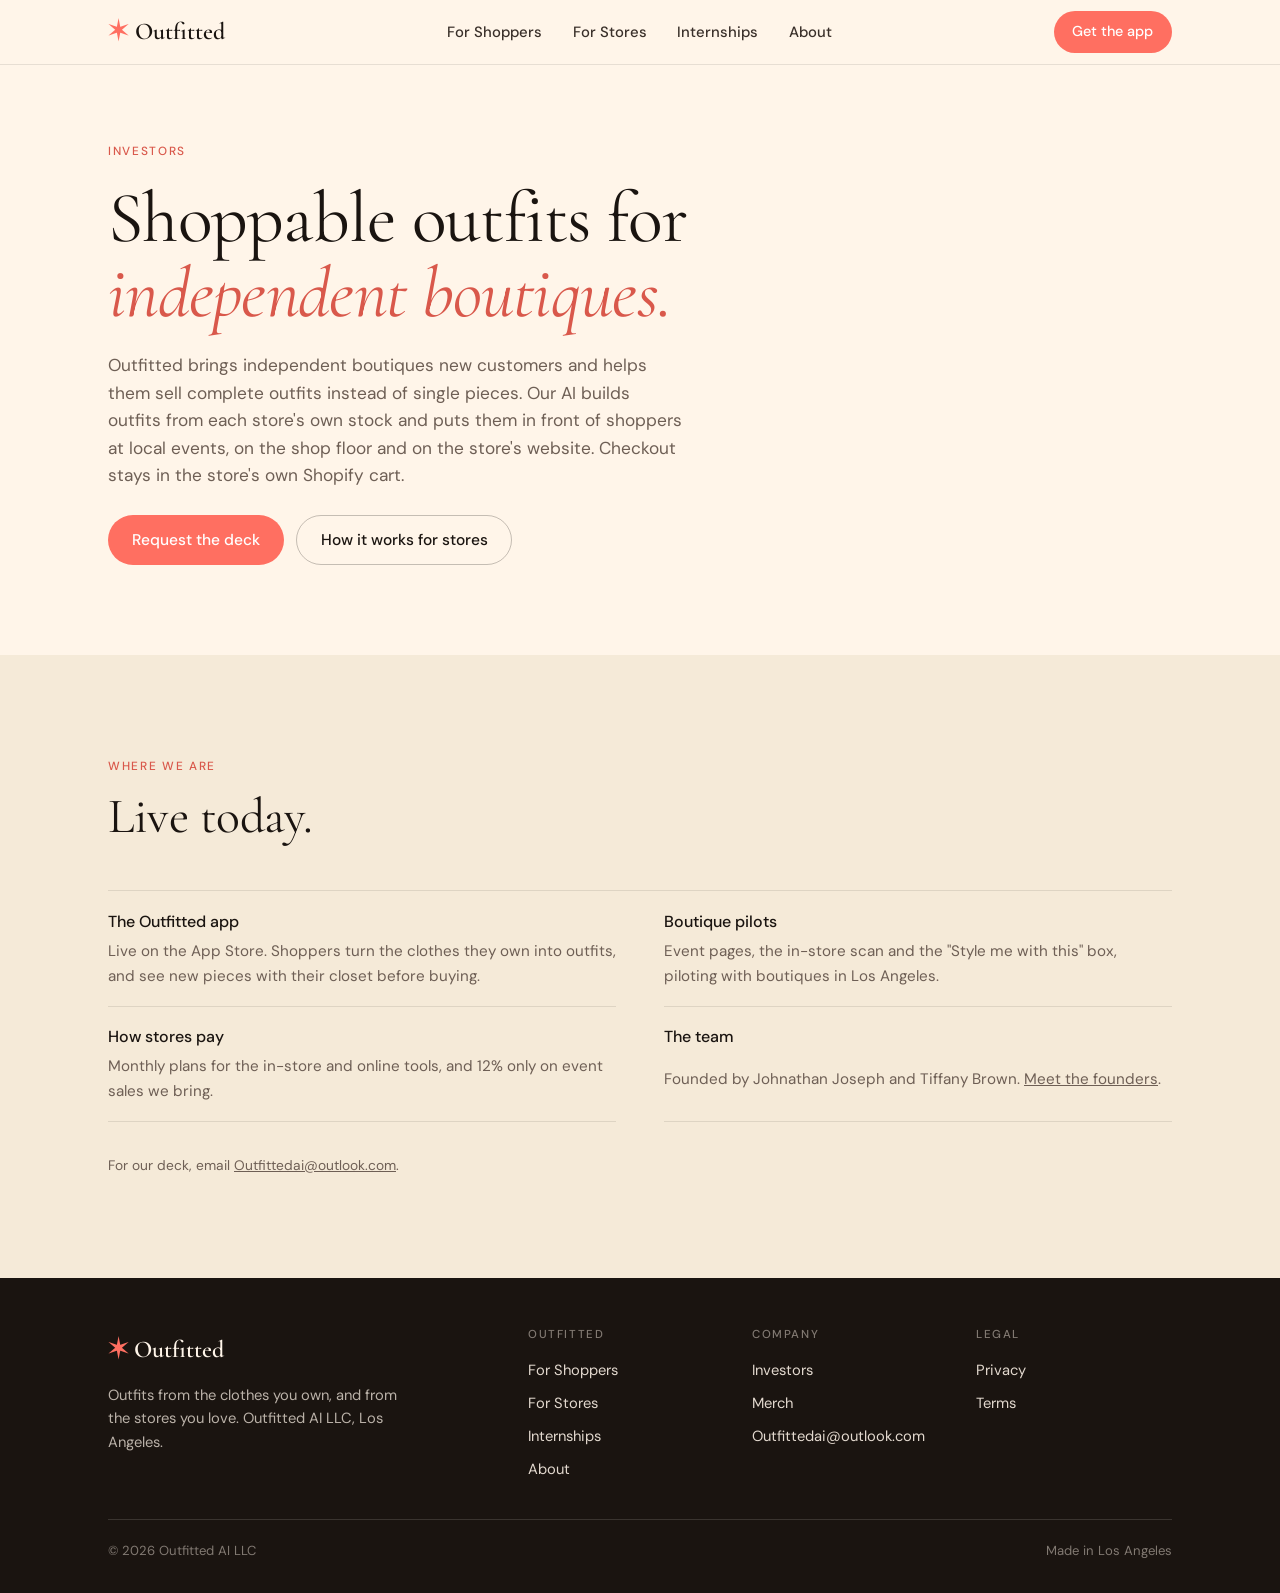
<file: investors.html>
<!DOCTYPE html>
<html lang="en">
<head>
  <meta charset="UTF-8" />
  <meta name="viewport" content="width=device-width, initial-scale=1.0" />
  <meta name="color-scheme" content="light only" />
  <title>Investors — Outfitted</title>
  <meta name="description" content="Outfitted brings independent boutiques new customers and helps them sell complete outfits. Request the deck." />
  <link rel="canonical" href="https://outfittedcloset.com/investors" />
  <meta property="og:type" content="website" />
  <meta property="og:site_name" content="Outfitted" />
  <meta property="og:title" content="Investors — Outfitted" />
  <meta property="og:description" content="Outfitted brings independent boutiques new customers and helps them sell complete outfits. Request the deck." />
  <meta property="og:url" content="https://outfittedcloset.com/investors" />
  <meta property="og:image" content="https://outfittedcloset.com/img/og.jpg" />
  <meta name="twitter:card" content="summary_large_image" />
  <link rel="icon" type="image/png" href="/favicon.png" />
  <link rel="apple-touch-icon" href="/apple-touch-icon.png" />
  <link rel="preconnect" href="https://fonts.googleapis.com" />
  <link rel="preconnect" href="https://fonts.gstatic.com" crossorigin />
  <link href="https://fonts.googleapis.com/css2?family=Cormorant+Garamond:ital,wght@0,400;0,600;1,400&family=DM+Sans:wght@400;500;600;700&display=swap" rel="stylesheet" />
  <link rel="stylesheet" href="/site.css" />
</head>
<body>
<a class="skip" href="#main">Skip to content</a>
<header class="nav">
  <div class="wrap">
    <a class="logo" href="/" aria-label="Outfitted home"><span aria-hidden="true">&#x2736;</span> Outfitted</a>
    <nav aria-label="Main">
      <ul class="nav-links">
        <li><a href="/">For Shoppers</a></li>
        <li><a href="/stores">For Stores</a></li>
        <li><a href="/internships">Internships</a></li>
        <li><a href="/about">About</a></li>
      </ul>
    </nav>
    <a class="btn btn-coral btn-small nav-cta" href="https://apps.apple.com/us/app/outfitted-wear-shop-earn/id6753196803" target="_blank" rel="noopener">Get the app</a>
    <button class="menu-btn" type="button" aria-expanded="false" aria-controls="mobile-menu" aria-label="Open menu"><i></i></button>
  </div>
  <nav id="mobile-menu" class="mobile-menu" aria-label="Main">
    <ul>
      <li><a href="/">For Shoppers</a></li>
      <li><a href="/stores">For Stores</a></li>
      <li><a href="/internships">Internships</a></li>
      <li><a href="/about">About</a></li>
      <li><a class="btn btn-coral" href="https://apps.apple.com/us/app/outfitted-wear-shop-earn/id6753196803" target="_blank" rel="noopener">Get the app</a></li>
    </ul>
  </nav>
</header>
<main id="main">
  <section class="hero">
    <div class="wrap" style="grid-template-columns:1fr">
      <div class="hero-copy" style="max-width:46rem">
        <div class="eyebrow">Investors</div>
        <h1>Shoppable outfits for <em>independent boutiques.</em></h1>
        <p class="lede">Outfitted brings independent boutiques new customers and helps them sell complete outfits instead of single pieces. Our AI builds outfits from each store's own stock and puts them in front of shoppers at local events, on the shop floor and on the store's website. Checkout stays in the store's own Shopify cart.</p>
        <div class="hero-actions"><a class="btn btn-coral" href="mailto:Outfittedai@outlook.com?subject=Outfitted%20deck%20request">Request the deck</a><a class="btn btn-line" href="/stores">How it works for stores</a></div>
      </div>
    </div>
  </section>

  <section class="band-sand">
    <div class="wrap">
      <div class="sec-head"><div class="eyebrow">Where we are</div><h2>Live today.</h2></div>
      <div class="feats two">
        <div class="feat"><b>The Outfitted app</b><span>Live on the App Store. Shoppers turn the clothes they own into outfits, and see new pieces with their closet before buying.</span></div>
        <div class="feat"><b>Boutique pilots</b><span>Event pages, the in-store scan and the "Style me with this" box, piloting with boutiques in Los Angeles.</span></div>
        <div class="feat"><b>How stores pay</b><span>Monthly plans for the in-store and online tools, and 12% only on event sales we bring.</span></div>
        <div class="feat"><b>The team</b><span>Founded by Johnathan Joseph and Tiffany Brown. <a href="/about">Meet the founders</a>.</span></div>
      </div>
      <p class="small" style="margin-top:2rem">For our deck, email <a href="mailto:Outfittedai@outlook.com?subject=Outfitted%20deck%20request">Outfittedai@outlook.com</a>.</p>
    </div>
  </section>
</main>
<footer class="site">
  <div class="wrap">
    <div class="fcols">
      <div class="about"><a class="logo" href="/"><span aria-hidden="true">&#x2736;</span> Outfitted</a><p style="margin-top:.6rem;max-width:19rem">Outfits from the clothes you own, and from the stores you love. Outfitted AI LLC, Los Angeles.</p></div>
      <div><h4>Outfitted</h4><a href="/">For Shoppers</a><a href="/stores">For Stores</a><a href="/internships">Internships</a><a href="/about">About</a></div>
      <div><h4>Company</h4><a href="/investors">Investors</a><a href="/merch">Merch</a><a href="mailto:Outfittedai@outlook.com">Outfittedai@outlook.com</a></div>
      <div><h4>Legal</h4><a href="/privacy">Privacy</a><a href="/terms">Terms</a></div>
    </div>
    <div class="fbase"><span>© 2026 Outfitted AI LLC</span><span>Made in Los Angeles</span></div>
  </div>
</footer>
<script src="/site.js"></script>
</body>
</html>
</file>
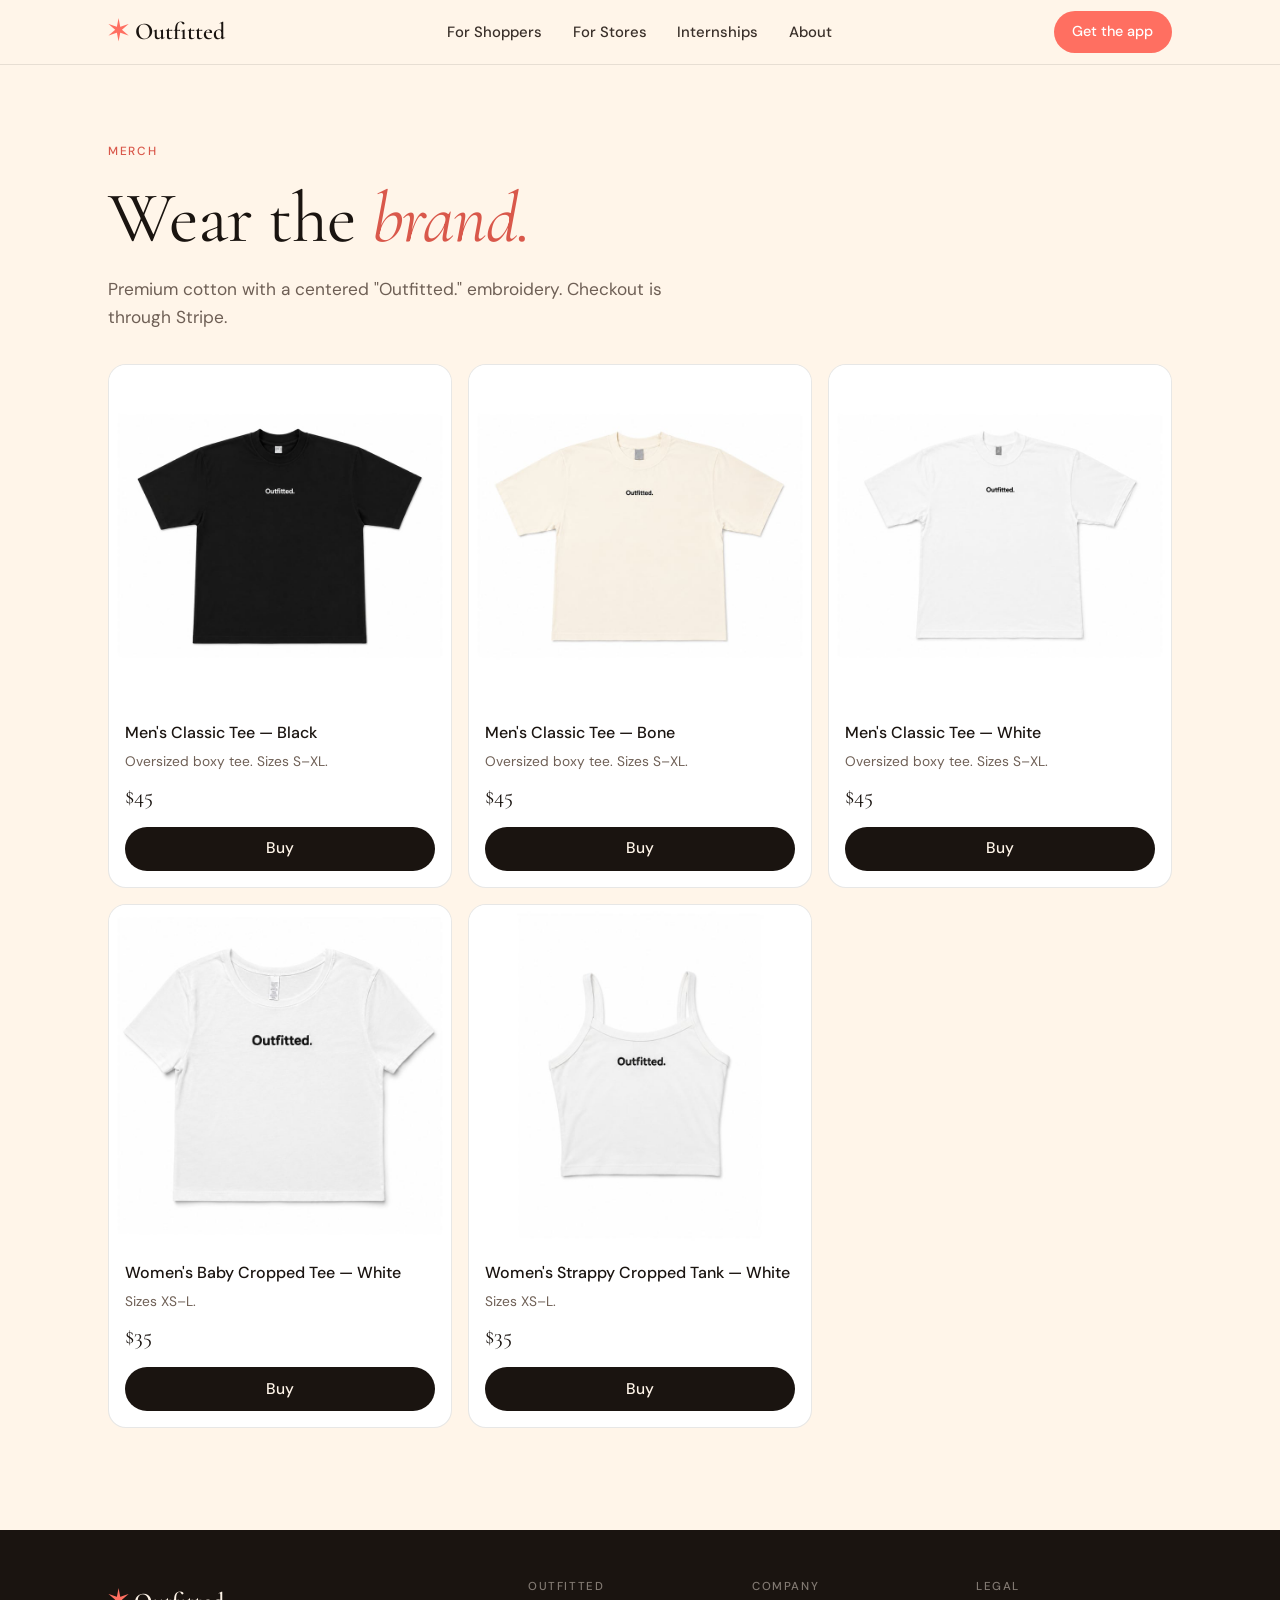
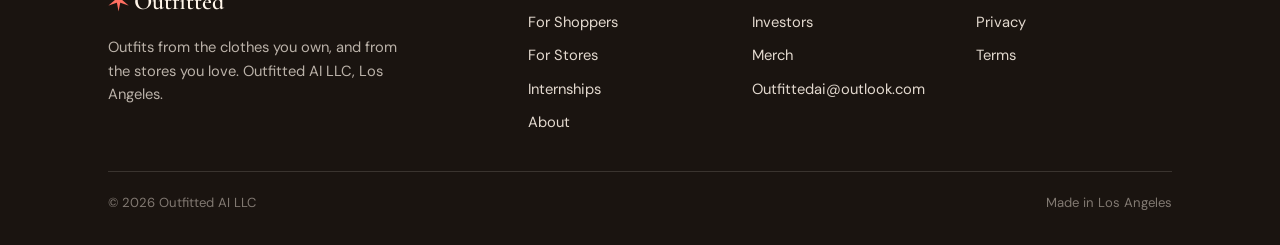
<file: merch.html>
<!DOCTYPE html>
<html lang="en">
<head>
  <meta charset="UTF-8" />
  <meta name="viewport" content="width=device-width, initial-scale=1.0" />
  <meta name="color-scheme" content="light only" />
  <title>Merch — Outfitted</title>
  <meta name="description" content="Outfitted tees and tanks in premium cotton with a centered embroidered logo." />
  <link rel="canonical" href="https://outfittedcloset.com/merch" />
  <meta property="og:type" content="website" />
  <meta property="og:site_name" content="Outfitted" />
  <meta property="og:title" content="Merch — Outfitted" />
  <meta property="og:description" content="Outfitted tees and tanks in premium cotton with a centered embroidered logo." />
  <meta property="og:url" content="https://outfittedcloset.com/merch" />
  <meta property="og:image" content="https://outfittedcloset.com/img/og.jpg" />
  <meta name="twitter:card" content="summary_large_image" />
  <link rel="icon" type="image/png" href="/favicon.png" />
  <link rel="apple-touch-icon" href="/apple-touch-icon.png" />
  <link rel="preconnect" href="https://fonts.googleapis.com" />
  <link rel="preconnect" href="https://fonts.gstatic.com" crossorigin />
  <link href="https://fonts.googleapis.com/css2?family=Cormorant+Garamond:ital,wght@0,400;0,600;1,400&family=DM+Sans:wght@400;500;600;700&display=swap" rel="stylesheet" />
  <link rel="stylesheet" href="/site.css" />
</head>
<body>
<a class="skip" href="#main">Skip to content</a>
<header class="nav">
  <div class="wrap">
    <a class="logo" href="/" aria-label="Outfitted home"><span aria-hidden="true">&#x2736;</span> Outfitted</a>
    <nav aria-label="Main">
      <ul class="nav-links">
        <li><a href="/">For Shoppers</a></li>
        <li><a href="/stores">For Stores</a></li>
        <li><a href="/internships">Internships</a></li>
        <li><a href="/about">About</a></li>
      </ul>
    </nav>
    <a class="btn btn-coral btn-small nav-cta" href="https://apps.apple.com/us/app/outfitted-wear-shop-earn/id6753196803" target="_blank" rel="noopener">Get the app</a>
    <button class="menu-btn" type="button" aria-expanded="false" aria-controls="mobile-menu" aria-label="Open menu"><i></i></button>
  </div>
  <nav id="mobile-menu" class="mobile-menu" aria-label="Main">
    <ul>
      <li><a href="/">For Shoppers</a></li>
      <li><a href="/stores">For Stores</a></li>
      <li><a href="/internships">Internships</a></li>
      <li><a href="/about">About</a></li>
      <li><a class="btn btn-coral" href="https://apps.apple.com/us/app/outfitted-wear-shop-earn/id6753196803" target="_blank" rel="noopener">Get the app</a></li>
    </ul>
  </nav>
</header>
<main id="main">
  <section class="hero" style="padding-bottom:2rem">
    <div class="wrap" style="grid-template-columns:1fr">
      <div class="hero-copy" style="max-width:42rem">
        <div class="eyebrow">Merch</div>
        <h1>Wear the <em>brand.</em></h1>
        <p class="lede">Premium cotton with a centered "Outfitted." embroidery. Checkout is through Stripe.</p>
      </div>
    </div>
  </section>
  <section style="padding-top:0">
    <div class="wrap">
      <div class="products">
        <article class="product"><img src="/img/merch-tee-black.jpg" width="800" height="800" alt="Men's Classic Tee in black" /><div class="body"><b>Men's Classic Tee — Black</b><span class="small">Oversized boxy tee. Sizes S–XL.</span><span class="price">$45</span><a class="btn btn-ink" href="https://buy.stripe.com/7sY3cx3vqgO22qB8kt2kw00" target="_blank" rel="noopener">Buy</a></div></article>
        <article class="product"><img src="/img/merch-tee-bone.jpg" width="800" height="800" alt="Men's Classic Tee in bone" /><div class="body"><b>Men's Classic Tee — Bone</b><span class="small">Oversized boxy tee. Sizes S–XL.</span><span class="price">$45</span><a class="btn btn-ink" href="https://buy.stripe.com/cNi5kF5DyapE7KV3092kw01" target="_blank" rel="noopener">Buy</a></div></article>
        <article class="product"><img src="/img/merch-tee-white.jpg" width="800" height="800" alt="Men's Classic Tee in white" /><div class="body"><b>Men's Classic Tee — White</b><span class="small">Oversized boxy tee. Sizes S–XL.</span><span class="price">$45</span><a class="btn btn-ink" href="https://buy.stripe.com/cNiaEZ1nieFU7KV1W52kw02" target="_blank" rel="noopener">Buy</a></div></article>
        <article class="product"><img src="/img/merch-baby-tee.jpg" width="800" height="800" loading="lazy" alt="Women's Baby Cropped Tee in white" /><div class="body"><b>Women's Baby Cropped Tee — White</b><span class="small">Sizes XS–L.</span><span class="price">$35</span><a class="btn btn-ink" href="https://buy.stripe.com/9B63cx6HC55ke9j9ox2kw05" target="_blank" rel="noopener">Buy</a></div></article>
        <article class="product"><img src="/img/merch-cropped-tank.jpg" width="800" height="800" loading="lazy" alt="Women's Strappy Cropped Tank in white" /><div class="body"><b>Women's Strappy Cropped Tank — White</b><span class="small">Sizes XS–L.</span><span class="price">$35</span><a class="btn btn-ink" href="https://buy.stripe.com/6oU7sN0jecxM8OZ58h2kw04" target="_blank" rel="noopener">Buy</a></div></article>
      </div>
    </div>
  </section>
</main>
<footer class="site">
  <div class="wrap">
    <div class="fcols">
      <div class="about"><a class="logo" href="/"><span aria-hidden="true">&#x2736;</span> Outfitted</a><p style="margin-top:.6rem;max-width:19rem">Outfits from the clothes you own, and from the stores you love. Outfitted AI LLC, Los Angeles.</p></div>
      <div><h4>Outfitted</h4><a href="/">For Shoppers</a><a href="/stores">For Stores</a><a href="/internships">Internships</a><a href="/about">About</a></div>
      <div><h4>Company</h4><a href="/investors">Investors</a><a href="/merch">Merch</a><a href="mailto:Outfittedai@outlook.com">Outfittedai@outlook.com</a></div>
      <div><h4>Legal</h4><a href="/privacy">Privacy</a><a href="/terms">Terms</a></div>
    </div>
    <div class="fbase"><span>© 2026 Outfitted AI LLC</span><span>Made in Los Angeles</span></div>
  </div>
</footer>
<script src="/site.js"></script>
</body>
</html>
</file>
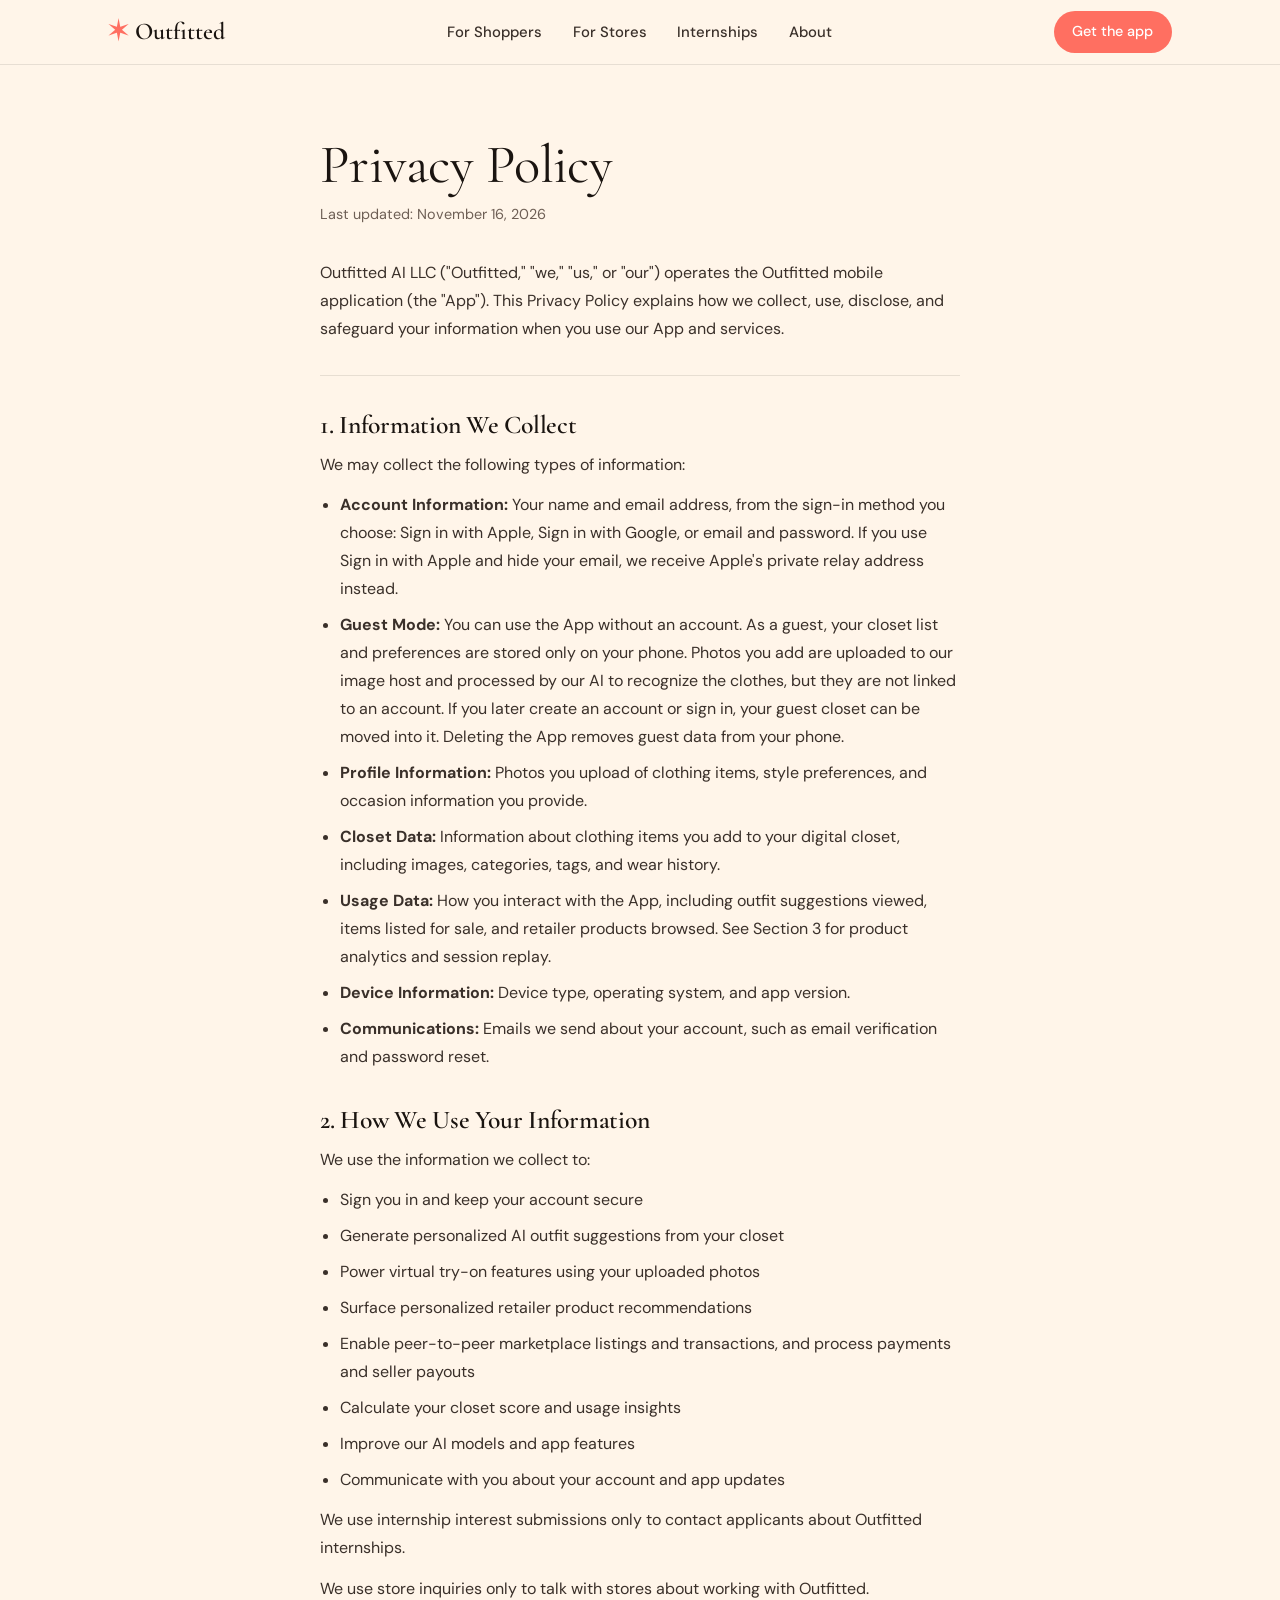
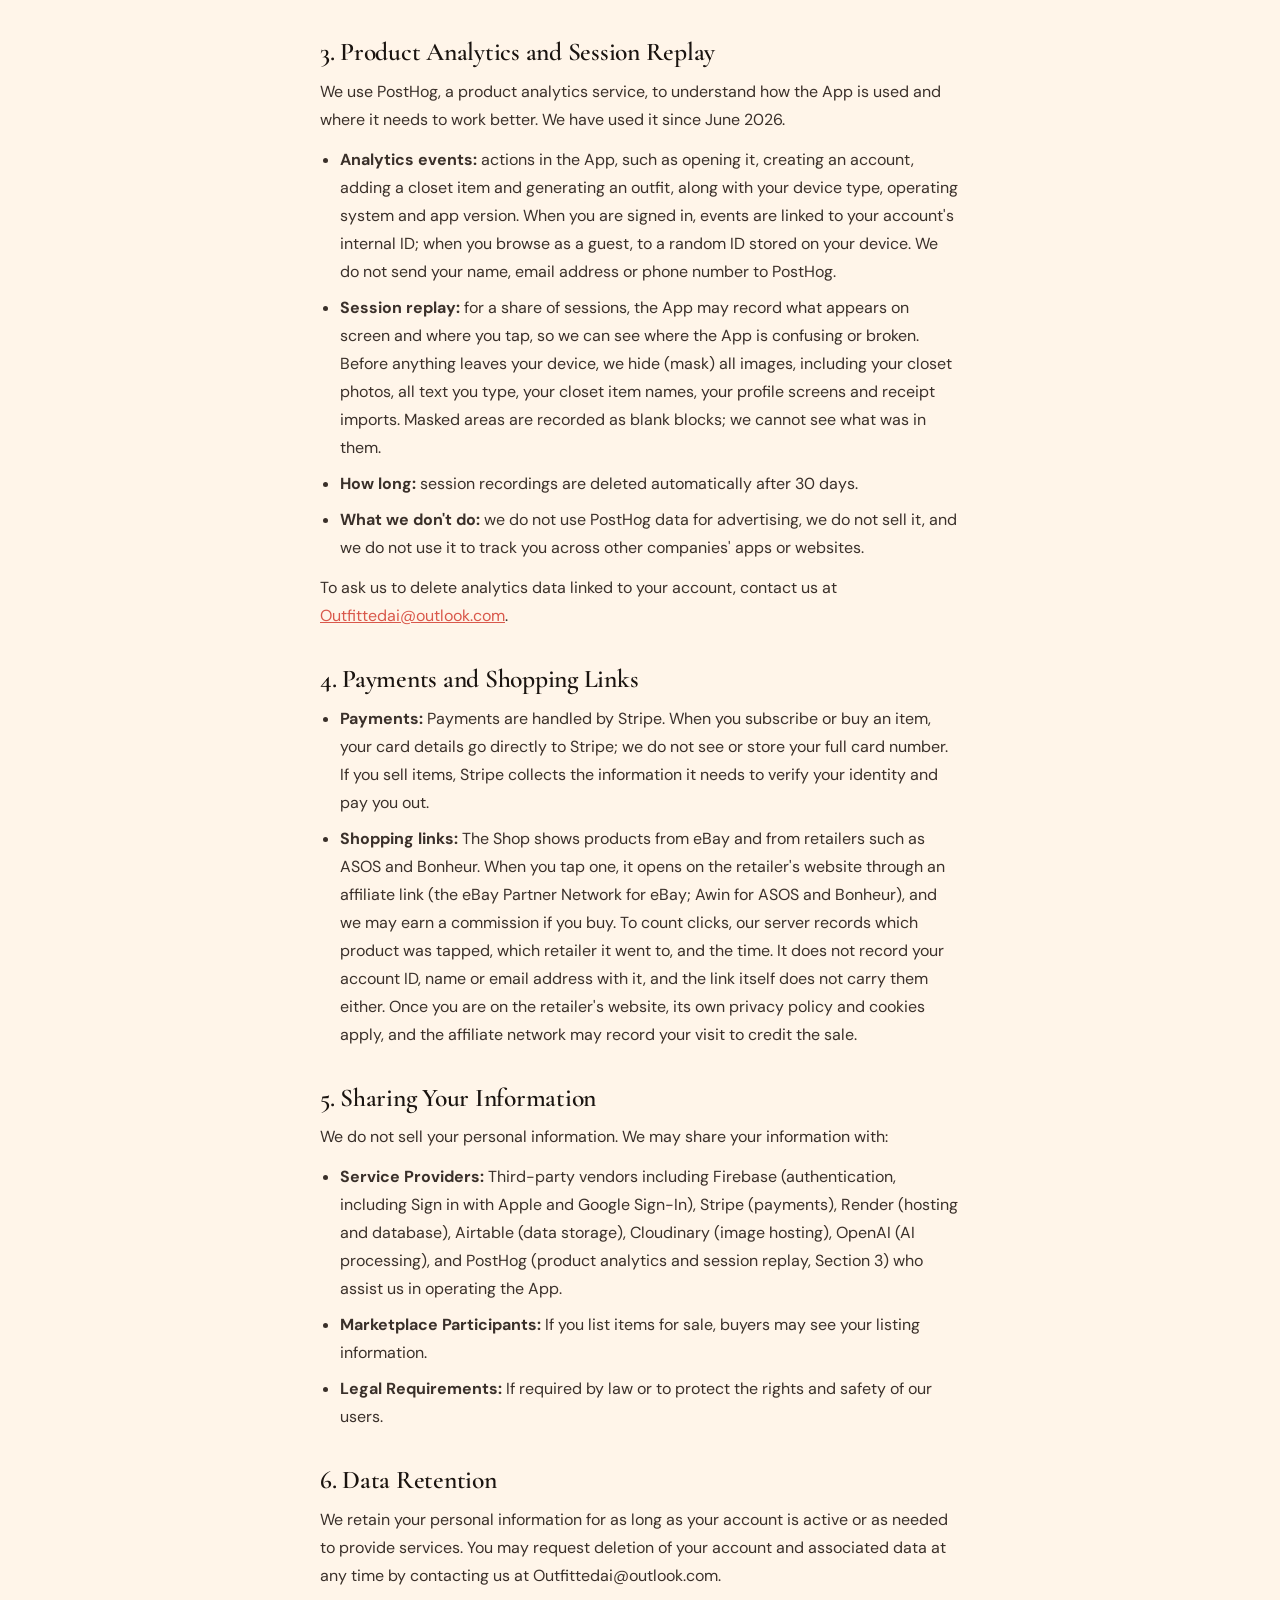
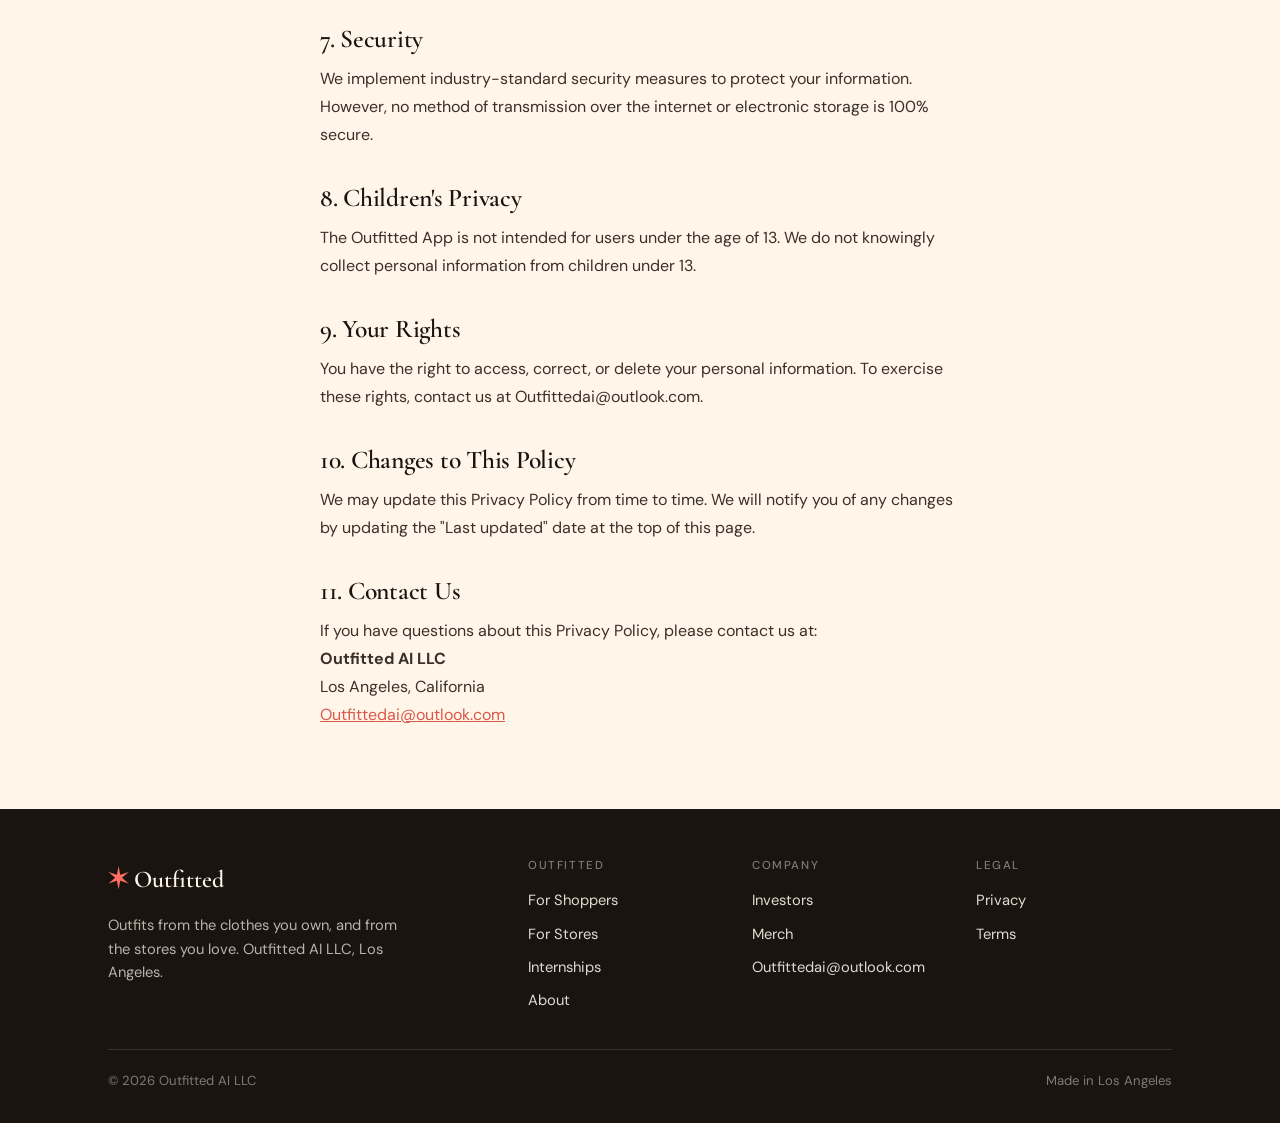
<file: privacy.html>
<!DOCTYPE html>
<html lang="en">
<head>
  <meta charset="UTF-8" />
  <meta name="viewport" content="width=device-width, initial-scale=1.0" />
  <meta name="color-scheme" content="light only" />
  <title>Privacy Policy — Outfitted</title>
  <meta name="description" content="How Outfitted collects, uses and protects your information." />
  <link rel="canonical" href="https://outfittedcloset.com/privacy" />
  <meta property="og:type" content="website" />
  <meta property="og:site_name" content="Outfitted" />
  <meta property="og:title" content="Privacy Policy — Outfitted" />
  <meta property="og:description" content="How Outfitted collects, uses and protects your information." />
  <meta property="og:url" content="https://outfittedcloset.com/privacy" />
  <meta property="og:image" content="https://outfittedcloset.com/img/og.jpg" />
  <meta name="twitter:card" content="summary_large_image" />
  <link rel="icon" type="image/png" href="/favicon.png" />
  <link rel="apple-touch-icon" href="/apple-touch-icon.png" />
  <link rel="preconnect" href="https://fonts.googleapis.com" />
  <link rel="preconnect" href="https://fonts.gstatic.com" crossorigin />
  <link href="https://fonts.googleapis.com/css2?family=Cormorant+Garamond:ital,wght@0,400;0,600;1,400&family=DM+Sans:wght@400;500;600;700&display=swap" rel="stylesheet" />
  <link rel="stylesheet" href="/site.css" />
</head>
<body>
<a class="skip" href="#main">Skip to content</a>
<header class="nav">
  <div class="wrap">
    <a class="logo" href="/" aria-label="Outfitted home"><span aria-hidden="true">&#x2736;</span> Outfitted</a>
    <nav aria-label="Main">
      <ul class="nav-links">
        <li><a href="/">For Shoppers</a></li>
        <li><a href="/stores">For Stores</a></li>
        <li><a href="/internships">Internships</a></li>
        <li><a href="/about">About</a></li>
      </ul>
    </nav>
    <a class="btn btn-coral btn-small nav-cta" href="https://apps.apple.com/us/app/outfitted-wear-shop-earn/id6753196803" target="_blank" rel="noopener">Get the app</a>
    <button class="menu-btn" type="button" aria-expanded="false" aria-controls="mobile-menu" aria-label="Open menu"><i></i></button>
  </div>
  <nav id="mobile-menu" class="mobile-menu" aria-label="Main">
    <ul>
      <li><a href="/">For Shoppers</a></li>
      <li><a href="/stores">For Stores</a></li>
      <li><a href="/internships">Internships</a></li>
      <li><a href="/about">About</a></li>
      <li><a class="btn btn-coral" href="https://apps.apple.com/us/app/outfitted-wear-shop-earn/id6753196803" target="_blank" rel="noopener">Get the app</a></li>
    </ul>
  </nav>
</header>
<main id="main" class="legal">
  <h1>Privacy Policy</h1>
  <p class="updated">Last updated: November 16, 2026</p>

  <p>Outfitted AI LLC ("Outfitted," "we," "us," or "our") operates the Outfitted mobile application (the "App"). This Privacy Policy explains how we collect, use, disclose, and safeguard your information when you use our App and services.</p>

  <div class="divider"></div>

  <h2>1. Information We Collect</h2>
  <p>We may collect the following types of information:</p>
  <ul>
    <li><strong>Account Information:</strong> Your name and email address, from the sign-in method you choose: Sign in with Apple, Sign in with Google, or email and password. If you use Sign in with Apple and hide your email, we receive Apple's private relay address instead.</li>
    <li><strong>Guest Mode:</strong> You can use the App without an account. As a guest, your closet list and preferences are stored only on your phone. Photos you add are uploaded to our image host and processed by our AI to recognize the clothes, but they are not linked to an account. If you later create an account or sign in, your guest closet can be moved into it. Deleting the App removes guest data from your phone.</li>
    <li><strong>Profile Information:</strong> Photos you upload of clothing items, style preferences, and occasion information you provide.</li>
    <li><strong>Closet Data:</strong> Information about clothing items you add to your digital closet, including images, categories, tags, and wear history.</li>
    <li><strong>Usage Data:</strong> How you interact with the App, including outfit suggestions viewed, items listed for sale, and retailer products browsed. See Section 3 for product analytics and session replay.</li>
    <li><strong>Device Information:</strong> Device type, operating system, and app version.</li>
    <li><strong>Communications:</strong> Emails we send about your account, such as email verification and password reset.</li>
  </ul>

  <h2>2. How We Use Your Information</h2>
  <p>We use the information we collect to:</p>
  <ul>
    <li>Sign you in and keep your account secure</li>
    <li>Generate personalized AI outfit suggestions from your closet</li>
    <li>Power virtual try-on features using your uploaded photos</li>
    <li>Surface personalized retailer product recommendations</li>
    <li>Enable peer-to-peer marketplace listings and transactions, and process payments and seller payouts</li>
    <li>Calculate your closet score and usage insights</li>
    <li>Improve our AI models and app features</li>
    <li>Communicate with you about your account and app updates</li>
  </ul>
  <p>We use internship interest submissions only to contact applicants about Outfitted internships.</p>
  <p>We use store inquiries only to talk with stores about working with Outfitted.</p>

  <h2>3. Product Analytics and Session Replay</h2>
  <p>We use PostHog, a product analytics service, to understand how the App is used and where it needs to work better. We have used it since June 2026.</p>
  <ul>
    <li><strong>Analytics events:</strong> actions in the App, such as opening it, creating an account, adding a closet item and generating an outfit, along with your device type, operating system and app version. When you are signed in, events are linked to your account's internal ID; when you browse as a guest, to a random ID stored on your device. We do not send your name, email address or phone number to PostHog.</li>
    <li><strong>Session replay:</strong> for a share of sessions, the App may record what appears on screen and where you tap, so we can see where the App is confusing or broken. Before anything leaves your device, we hide (mask) all images, including your closet photos, all text you type, your closet item names, your profile screens and receipt imports. Masked areas are recorded as blank blocks; we cannot see what was in them.</li>
    <li><strong>How long:</strong> session recordings are deleted automatically after 30 days.</li>
    <li><strong>What we don't do:</strong> we do not use PostHog data for advertising, we do not sell it, and we do not use it to track you across other companies' apps or websites.</li>
  </ul>
  <p>To ask us to delete analytics data linked to your account, contact us at <a href="mailto:Outfittedai@outlook.com">Outfittedai@outlook.com</a>.</p>

  <h2>4. Payments and Shopping Links</h2>
  <ul>
    <li><strong>Payments:</strong> Payments are handled by Stripe. When you subscribe or buy an item, your card details go directly to Stripe; we do not see or store your full card number. If you sell items, Stripe collects the information it needs to verify your identity and pay you out.</li>
    <li><strong>Shopping links:</strong> The Shop shows products from eBay and from retailers such as ASOS and Bonheur. When you tap one, it opens on the retailer's website through an affiliate link (the eBay Partner Network for eBay; Awin for ASOS and Bonheur), and we may earn a commission if you buy. To count clicks, our server records which product was tapped, which retailer it went to, and the time. It does not record your account ID, name or email address with it, and the link itself does not carry them either. Once you are on the retailer's website, its own privacy policy and cookies apply, and the affiliate network may record your visit to credit the sale.</li>
  </ul>

  <h2>5. Sharing Your Information</h2>
  <p>We do not sell your personal information. We may share your information with:</p>
  <ul>
    <li><strong>Service Providers:</strong> Third-party vendors including Firebase (authentication, including Sign in with Apple and Google Sign-In), Stripe (payments), Render (hosting and database), Airtable (data storage), Cloudinary (image hosting), OpenAI (AI processing), and PostHog (product analytics and session replay, Section 3) who assist us in operating the App.</li>
    <li><strong>Marketplace Participants:</strong> If you list items for sale, buyers may see your listing information.</li>
    <li><strong>Legal Requirements:</strong> If required by law or to protect the rights and safety of our users.</li>
  </ul>

  <h2>6. Data Retention</h2>
  <p>We retain your personal information for as long as your account is active or as needed to provide services. You may request deletion of your account and associated data at any time by contacting us at Outfittedai@outlook.com.</p>

  <h2>7. Security</h2>
  <p>We implement industry-standard security measures to protect your information. However, no method of transmission over the internet or electronic storage is 100% secure.</p>

  <h2>8. Children's Privacy</h2>
  <p>The Outfitted App is not intended for users under the age of 13. We do not knowingly collect personal information from children under 13.</p>

  <h2>9. Your Rights</h2>
  <p>You have the right to access, correct, or delete your personal information. To exercise these rights, contact us at Outfittedai@outlook.com.</p>

  <h2>10. Changes to This Policy</h2>
  <p>We may update this Privacy Policy from time to time. We will notify you of any changes by updating the "Last updated" date at the top of this page.</p>

  <h2>11. Contact Us</h2>
  <p>If you have questions about this Privacy Policy, please contact us at:<br/>
  <strong>Outfitted AI LLC</strong><br/>
  Los Angeles, California<br/>
  <a href="mailto:Outfittedai@outlook.com">Outfittedai@outlook.com</a></p>
</main>
<footer class="site">
  <div class="wrap">
    <div class="fcols">
      <div class="about"><a class="logo" href="/"><span aria-hidden="true">&#x2736;</span> Outfitted</a><p style="margin-top:.6rem;max-width:19rem">Outfits from the clothes you own, and from the stores you love. Outfitted AI LLC, Los Angeles.</p></div>
      <div><h4>Outfitted</h4><a href="/">For Shoppers</a><a href="/stores">For Stores</a><a href="/internships">Internships</a><a href="/about">About</a></div>
      <div><h4>Company</h4><a href="/investors">Investors</a><a href="/merch">Merch</a><a href="mailto:Outfittedai@outlook.com">Outfittedai@outlook.com</a></div>
      <div><h4>Legal</h4><a href="/privacy">Privacy</a><a href="/terms">Terms</a></div>
    </div>
    <div class="fbase"><span>© 2026 Outfitted AI LLC</span><span>Made in Los Angeles</span></div>
  </div>
</footer>
<script src="/site.js"></script>
</body>
</html>
</file>
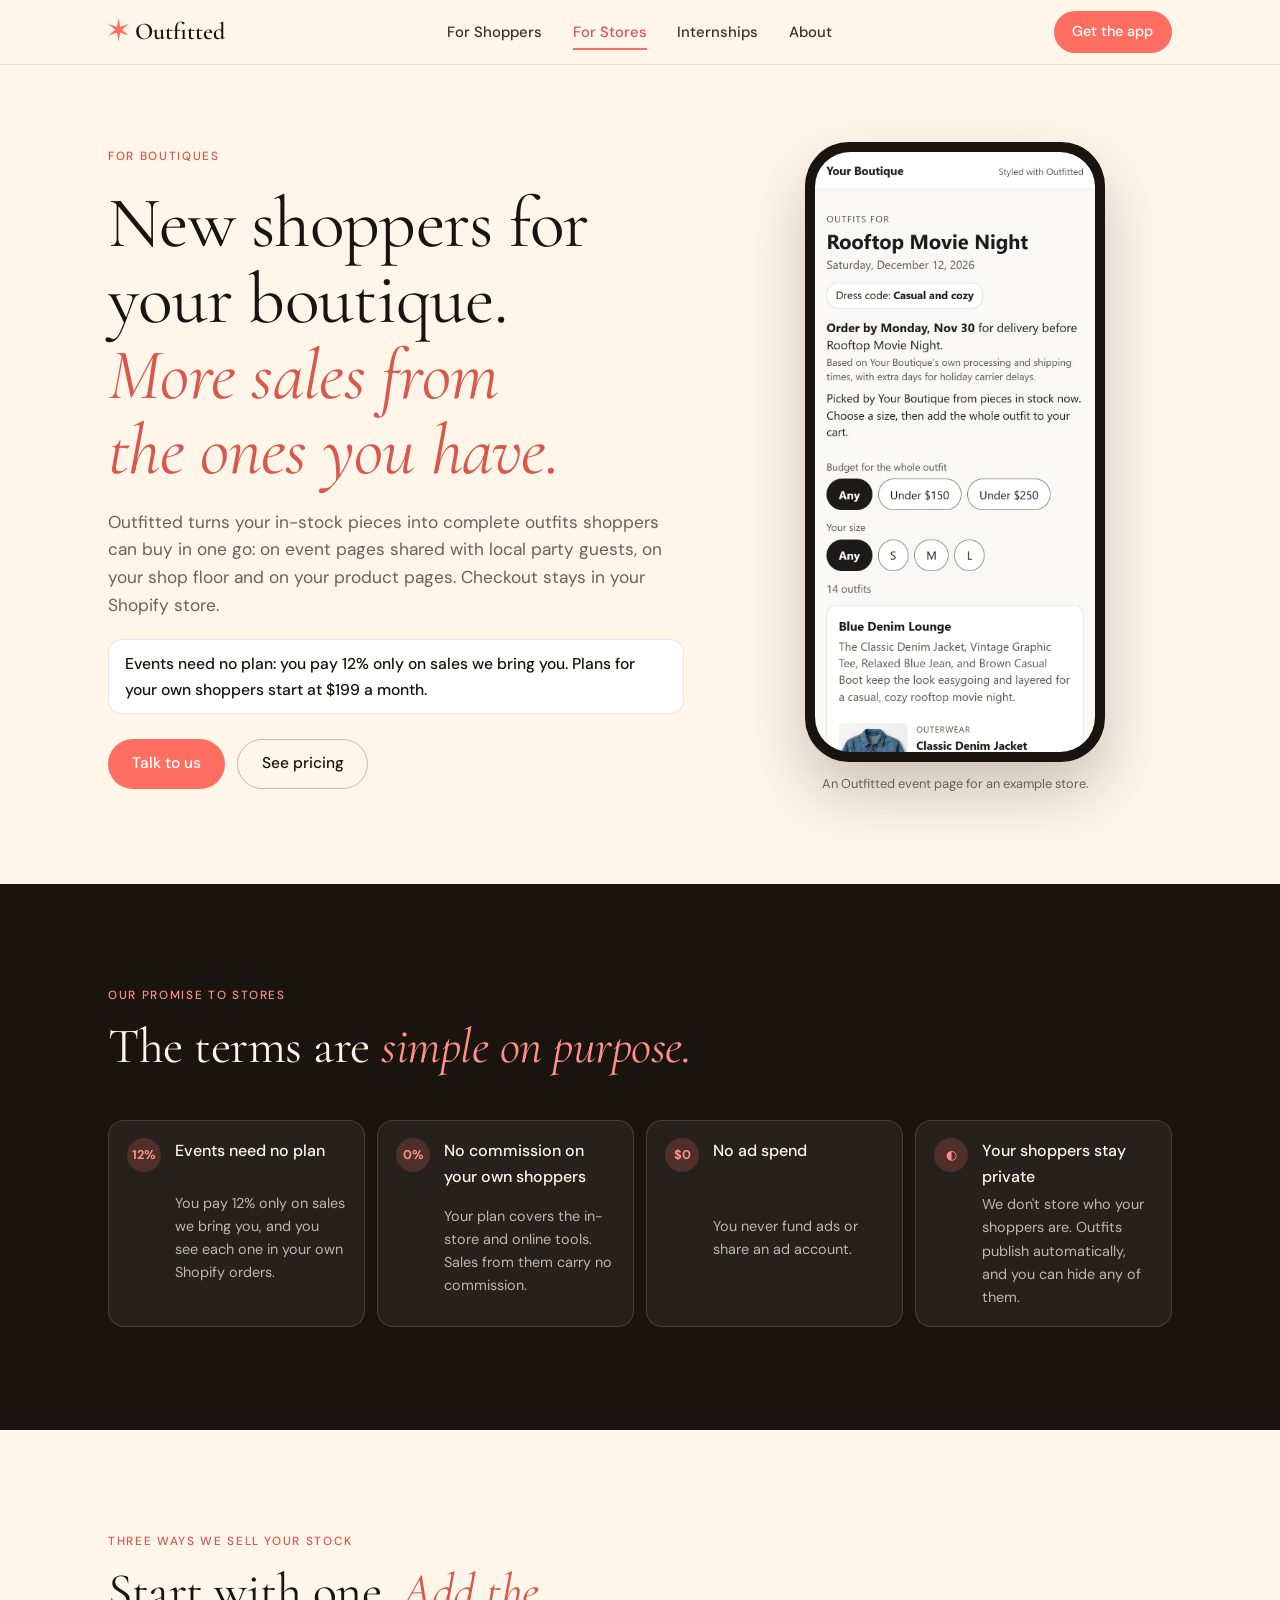
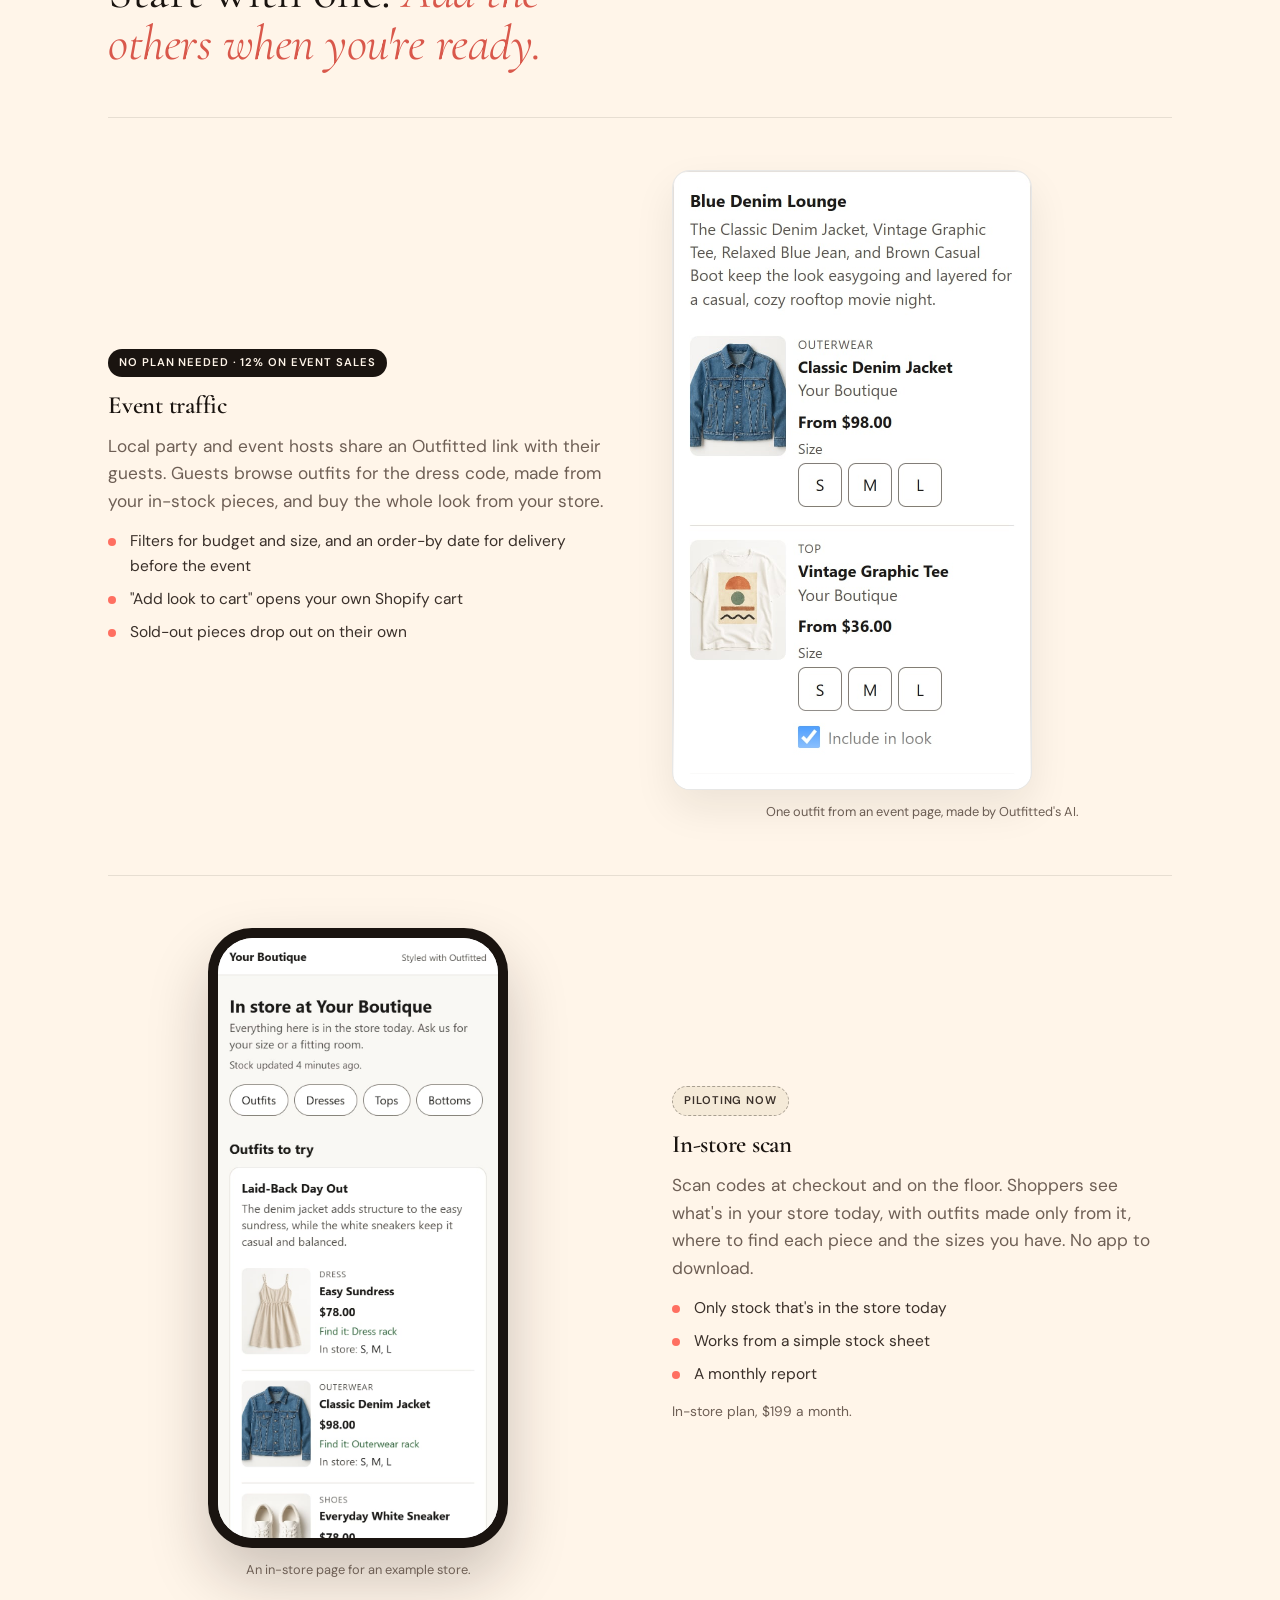
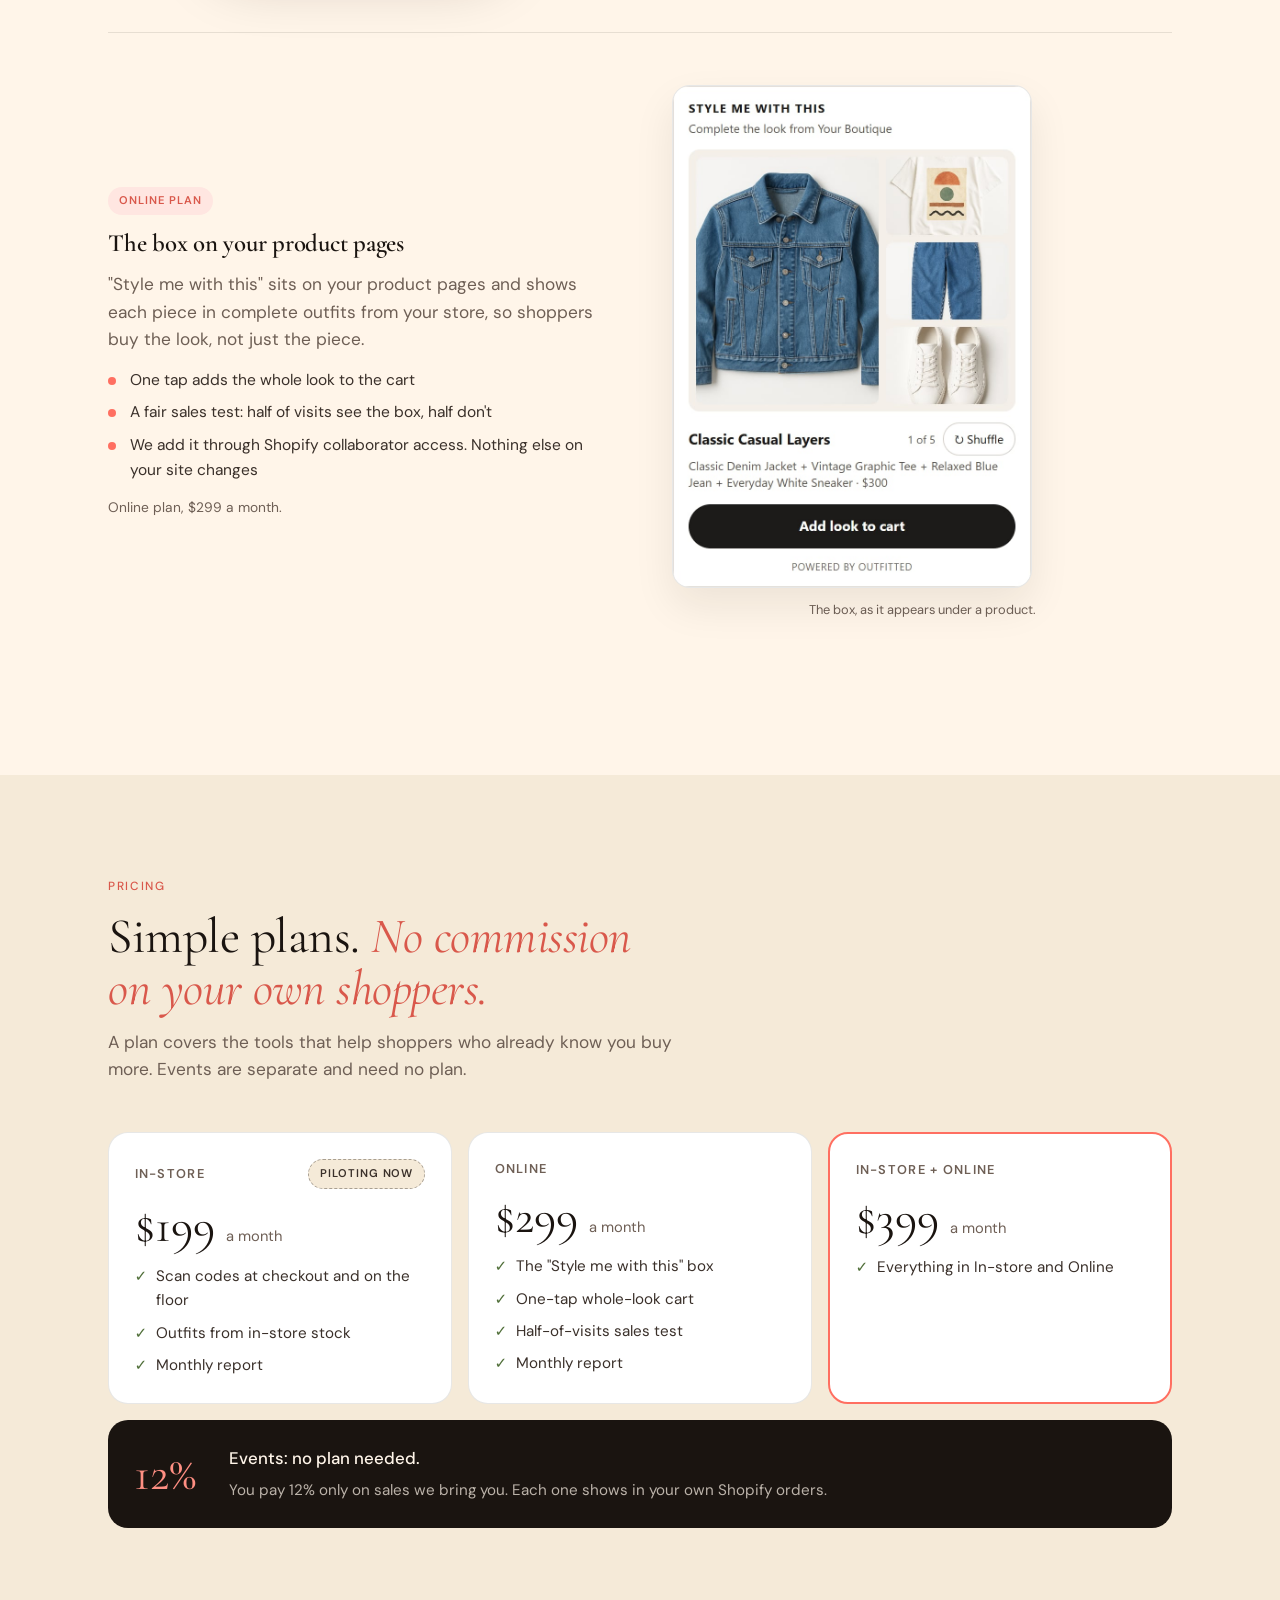
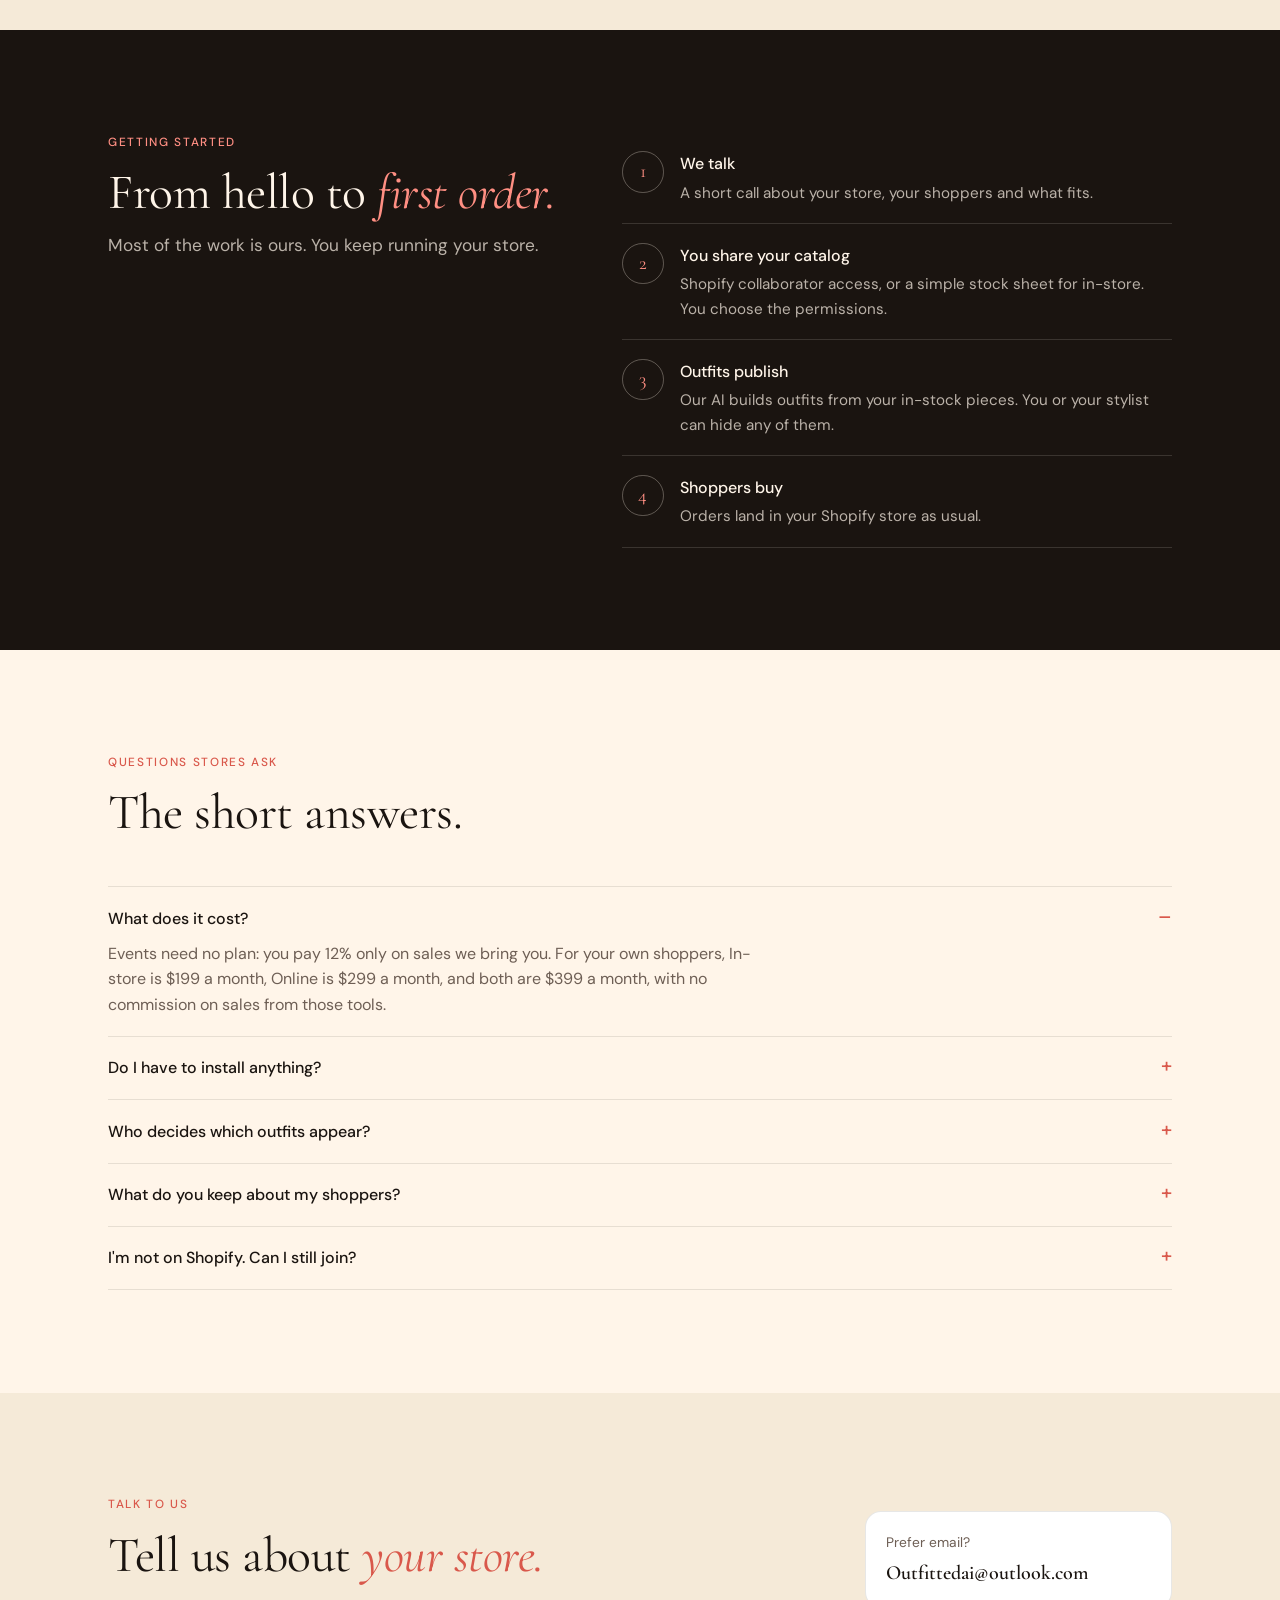
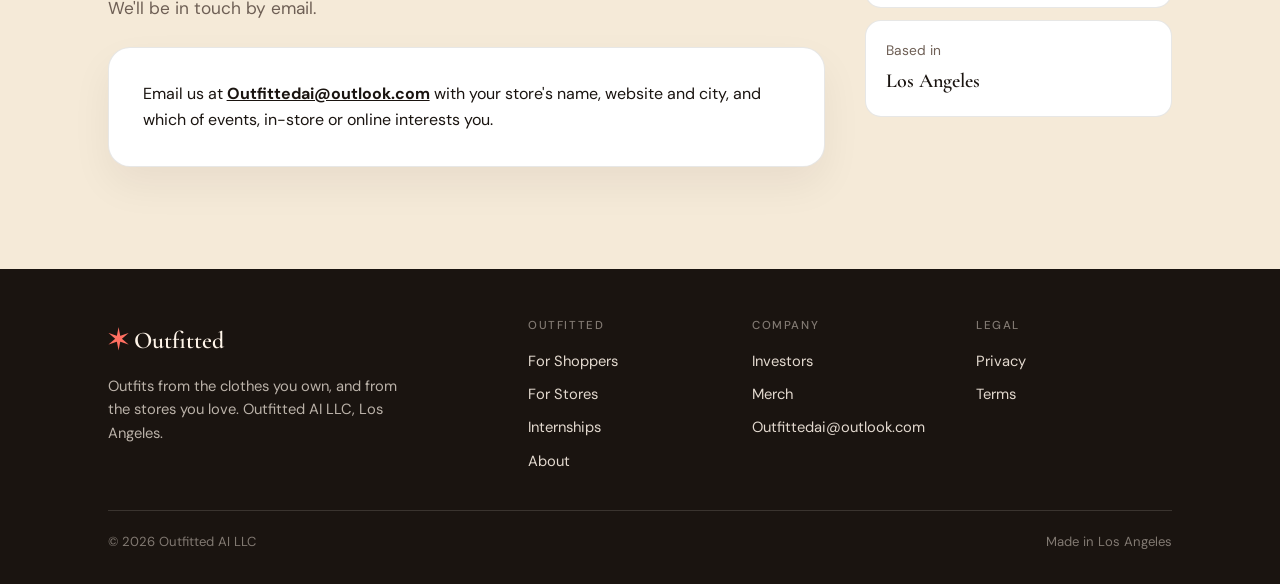
<file: stores.html>
<!DOCTYPE html>
<html lang="en">
<head>
  <meta charset="UTF-8" />
  <meta name="viewport" content="width=device-width, initial-scale=1.0" />
  <meta name="color-scheme" content="light only" />
  <title>Outfitted for Stores — New shoppers and complete-look sales</title>
  <meta name="description" content="Outfits from your in-stock pieces at local events, on your shop floor and on your product pages. Events need no plan: you pay 12% only on sales we bring you. Plans from $199 a month." />
  <link rel="canonical" href="https://outfittedcloset.com/stores" />
  <meta property="og:type" content="website" />
  <meta property="og:site_name" content="Outfitted" />
  <meta property="og:title" content="Outfitted for Stores — New shoppers and complete-look sales" />
  <meta property="og:description" content="Outfits from your in-stock pieces at local events, on your shop floor and on your product pages. Events need no plan: you pay 12% only on sales we bring you. Plans from $199 a month." />
  <meta property="og:url" content="https://outfittedcloset.com/stores" />
  <meta property="og:image" content="https://outfittedcloset.com/img/og.jpg" />
  <meta name="twitter:card" content="summary_large_image" />
  <link rel="icon" type="image/png" href="/favicon.png" />
  <link rel="apple-touch-icon" href="/apple-touch-icon.png" />
  <link rel="preconnect" href="https://fonts.googleapis.com" />
  <link rel="preconnect" href="https://fonts.gstatic.com" crossorigin />
  <link href="https://fonts.googleapis.com/css2?family=Cormorant+Garamond:ital,wght@0,400;0,600;1,400&family=DM+Sans:wght@400;500;600;700&display=swap" rel="stylesheet" />
  <link rel="stylesheet" href="/site.css" />
</head>
<body>
<a class="skip" href="#main">Skip to content</a>
<header class="nav">
  <div class="wrap">
    <a class="logo" href="/" aria-label="Outfitted home"><span aria-hidden="true">&#x2736;</span> Outfitted</a>
    <nav aria-label="Main">
      <ul class="nav-links">
        <li><a href="/">For Shoppers</a></li>
        <li><a href="/stores" aria-current="page">For Stores</a></li>
        <li><a href="/internships">Internships</a></li>
        <li><a href="/about">About</a></li>
      </ul>
    </nav>
    <a class="btn btn-coral btn-small nav-cta" href="https://apps.apple.com/us/app/outfitted-wear-shop-earn/id6753196803" target="_blank" rel="noopener">Get the app</a>
    <button class="menu-btn" type="button" aria-expanded="false" aria-controls="mobile-menu" aria-label="Open menu"><i></i></button>
  </div>
  <nav id="mobile-menu" class="mobile-menu" aria-label="Main">
    <ul>
      <li><a href="/">For Shoppers</a></li>
      <li><a href="/stores" aria-current="page">For Stores</a></li>
      <li><a href="/internships">Internships</a></li>
      <li><a href="/about">About</a></li>
      <li><a class="btn btn-coral" href="https://apps.apple.com/us/app/outfitted-wear-shop-earn/id6753196803" target="_blank" rel="noopener">Get the app</a></li>
    </ul>
  </nav>
</header>
<!--
  PARTNER PHOTOS: the store screenshots on this page (img/stores-*.jpg) are real
  Outfitted pages with real AI outfits, made from Outfitted's own garment images
  for an example store called "Your Boutique". No partner's photos or name appear.
  Once a partner boutique approves in writing, replace these four files with
  captures of that store's pages (same file names, same widths: 780px for the
  page screenshots and the box, 716px for the outfit card) and update the alt
  text and captions below. Until then, keep partner names, logos and web
  addresses off the site.
-->
<main id="main">
  <section class="hero">
    <div class="wrap">
      <div class="hero-copy">
        <div class="eyebrow">For boutiques</div>
        <h1>New shoppers for your boutique. <em>More sales from the ones you have.</em></h1>
        <p class="lede">Outfitted turns your in-stock pieces into complete outfits shoppers can buy in one go: on event pages shared with local party guests, on your shop floor and on your product pages. Checkout stays in your Shopify store.</p>
        <p class="price-line">Events need no plan: you pay 12% only on sales we bring you. Plans for your own shoppers start at $199 a month.</p>
        <div class="hero-actions">
          <a class="btn btn-coral" href="#talk">Talk to us</a>
          <a class="btn btn-line" href="#pricing">See pricing</a>
        </div>
      </div>
      <div>
        <div class="phone">
          <div class="screen"><img src="/img/stores-event-page.jpg" alt="An Outfitted event page for Rooftop Movie Night at Your Boutique: dress code, an order-by date for delivery before the event, and budget and size filters." /></div>
        </div>
        <p class="cap">An Outfitted event page for an example store.</p>
      </div>
    </div>
  </section>

  <section class="band-ink">
    <div class="wrap">
      <div class="sec-head">
        <div class="eyebrow">Our promise to stores</div>
        <h2>The terms are <em>simple on purpose.</em></h2>
      </div>
      <div class="promises">
        <div class="promise"><span class="ic">12%</span><b>Events need no plan</b><span>You pay 12% only on sales we bring you, and you see each one in your own Shopify orders.</span></div>
        <div class="promise"><span class="ic">0%</span><b>No commission on your own shoppers</b><span>Your plan covers the in-store and online tools. Sales from them carry no commission.</span></div>
        <div class="promise"><span class="ic">$0</span><b>No ad spend</b><span>You never fund ads or share an ad account.</span></div>
        <div class="promise"><span class="ic">◐</span><b>Your shoppers stay private</b><span>We don't store who your shoppers are. Outfits publish automatically, and you can hide any of them.</span></div>
      </div>
    </div>
  </section>

  <section id="ways">
    <div class="wrap">
      <div class="sec-head">
        <div class="eyebrow">Three ways we sell your stock</div>
        <h2>Start with one. <em>Add the others when you're ready.</em></h2>
      </div>

      <div class="channel" id="events">
        <div class="copy">
          <span class="tag dark">No plan needed · 12% on event sales</span>
          <h3>Event traffic</h3>
          <p class="lede">Local party and event hosts share an Outfitted link with their guests. Guests browse outfits for the dress code, made from your in-stock pieces, and buy the whole look from your store.</p>
          <ul class="ticks">
            <li>Filters for budget and size, and an order-by date for delivery before the event</li>
            <li>"Add look to cart" opens your own Shopify cart</li>
            <li>Sold-out pieces drop out on their own</li>
          </ul>
        </div>
        <div>
          <div class="shot tall"><img src="/img/stores-event-outfit.jpg" loading="lazy" alt="One outfit on an event page: denim jacket, graphic tee, relaxed jeans and brown boots, with sizes, a look total and an Add look to cart button." /></div>
          <p class="cap">One outfit from an event page, made by Outfitted's AI.</p>
        </div>
      </div>

      <div class="channel flip" id="in-store">
        <div class="copy">
          <span class="tag pilot">Piloting now</span>
          <h3>In-store scan</h3>
          <p class="lede">Scan codes at checkout and on the floor. Shoppers see what's in your store today, with outfits made only from it, where to find each piece and the sizes you have. No app to download.</p>
          <ul class="ticks">
            <li>Only stock that's in the store today</li>
            <li>Works from a simple stock sheet</li>
            <li>A monthly report</li>
          </ul>
          <span class="small">In-store plan, $199 a month.</span>
        </div>
        <div>
          <div class="phone fill">
            <div class="screen"><img src="/img/stores-in-store-page.jpg" loading="lazy" alt="An Outfitted in-store page: In store at Your Boutique, outfits to try with where to find each piece and the sizes in the store." /></div>
          </div>
          <p class="cap">An in-store page for an example store.</p>
        </div>
      </div>

      <div class="channel" id="online">
        <div class="copy">
          <span class="tag coral">Online plan</span>
          <h3>The box on your product pages</h3>
          <p class="lede">"Style me with this" sits on your product pages and shows each piece in complete outfits from your store, so shoppers buy the look, not just the piece.</p>
          <ul class="ticks">
            <li>One tap adds the whole look to the cart</li>
            <li>A fair sales test: half of visits see the box, half don't</li>
            <li>We add it through Shopify collaborator access. Nothing else on your site changes</li>
          </ul>
          <span class="small">Online plan, $299 a month.</span>
        </div>
        <div>
          <div class="shot"><img src="/img/stores-box.jpg" loading="lazy" alt="The Style me with this box: a denim jacket styled with a graphic tee, relaxed jeans and white sneakers, with Shuffle and Add look to cart." /></div>
          <p class="cap">The box, as it appears under a product.</p>
        </div>
      </div>
    </div>
  </section>

  <section id="pricing" class="band-sand">
    <div class="wrap">
      <div class="sec-head">
        <div class="eyebrow">Pricing</div>
        <h2>Simple plans. <em>No commission on your own shoppers.</em></h2>
        <p class="lede">A plan covers the tools that help shoppers who already know you buy more. Events are separate and need no plan.</p>
      </div>
      <div class="plans">
        <div class="plan">
          <div class="name"><span>In-store</span><span class="tag pilot">Piloting now</span></div>
          <div class="amt">$199 <small>a month</small></div>
          <ul><li>Scan codes at checkout and on the floor</li><li>Outfits from in-store stock</li><li>Monthly report</li></ul>
        </div>
        <div class="plan">
          <div class="name"><span>Online</span></div>
          <div class="amt">$299 <small>a month</small></div>
          <ul><li>The "Style me with this" box</li><li>One-tap whole-look cart</li><li>Half-of-visits sales test</li><li>Monthly report</li></ul>
        </div>
        <div class="plan both">
          <div class="name"><span>In-store + Online</span></div>
          <div class="amt">$399 <small>a month</small></div>
          <ul><li>Everything in In-store and Online</li></ul>
        </div>
      </div>
      <div class="event-fee">
        <div class="amt">12%</div>
        <b>Events: no plan needed.</b>
        <p>You pay 12% only on sales we bring you. Each one shows in your own Shopify orders.</p>
      </div>
    </div>
  </section>

  <section class="band-ink">
    <div class="wrap tl-wrap">
      <div class="sec-head">
        <div class="eyebrow">Getting started</div>
        <h2>From hello to <em>first order.</em></h2>
        <p class="lede">Most of the work is ours. You keep running your store.</p>
      </div>
      <div class="timeline">
        <div class="tl"><b>We talk</b><span>A short call about your store, your shoppers and what fits.</span></div>
        <div class="tl"><b>You share your catalog</b><span>Shopify collaborator access, or a simple stock sheet for in-store. You choose the permissions.</span></div>
        <div class="tl"><b>Outfits publish</b><span>Our AI builds outfits from your in-stock pieces. You or your stylist can hide any of them.</span></div>
        <div class="tl"><b>Shoppers buy</b><span>Orders land in your Shopify store as usual.</span></div>
      </div>
    </div>
  </section>

  <section>
    <div class="wrap">
      <div class="sec-head"><div class="eyebrow">Questions stores ask</div><h2>The short answers.</h2></div>
      <div class="faq">
        <details open><summary>What does it cost?</summary><p>Events need no plan: you pay 12% only on sales we bring you. For your own shoppers, In-store is $199 a month, Online is $299 a month, and both are $399 a month, with no commission on sales from those tools.</p></details>
        <details><summary>Do I have to install anything?</summary><p>Not for events or in-store. For the Online plan, we add the box to your product pages through Shopify collaborator access, and you can remove it any time.</p></details>
        <details><summary>Who decides which outfits appear?</summary><p>Outfits publish automatically from your in-stock pieces. You or your stylist can hide any outfit at any time.</p></details>
        <details><summary>What do you keep about my shoppers?</summary><p>Nothing that identifies them. We count visits and tracked orders, never names, emails or addresses.</p></details>
        <details><summary>I'm not on Shopify. Can I still join?</summary><p>In-store works from a simple stock sheet. Event pages and the online box use your Shopify cart today. Tell us your setup and we'll tell you what's possible.</p></details>
      </div>
    </div>
  </section>

  <section id="talk" class="band-sand">
    <div class="wrap split-form">
      <div>
        <div class="sec-head" style="margin-bottom:1.5rem"><div class="eyebrow">Talk to us</div><h2>Tell us about <em>your store.</em></h2><p class="lede">We'll be in touch by email.</p></div>

        <!-- Shown only once the Store Inquiries table can take a row (GET /api/store-inquiry/ready). -->
        <form id="store-form" class="form-card" novalidate hidden>
          <div class="row2">
            <div class="field" data-f="storeName"><label for="storeName">Store name <span class="req">*</span></label><input id="storeName" type="text" autocomplete="organization" maxlength="120" required /><div class="err">Please enter your store's name.</div></div>
            <div class="field" data-f="contactName"><label for="contactName">Your name <span class="req">*</span></label><input id="contactName" type="text" autocomplete="name" maxlength="120" required /><div class="err">Please enter your name.</div></div>
          </div>
          <div class="row2">
            <div class="field" data-f="email"><label for="email">Email <span class="req">*</span></label><input id="email" type="email" inputmode="email" autocomplete="email" maxlength="200" required /><div class="err">Please enter a valid email address.</div></div>
            <div class="field" data-f="phone"><label for="phone">Phone <span class="opt">(optional)</span></label><input id="phone" type="tel" autocomplete="tel" maxlength="40" /><div class="err">Please check this number.</div></div>
          </div>
          <div class="row2">
            <div class="field" data-f="website"><label for="website">Store website <span class="req">*</span></label><input id="website" type="url" inputmode="url" autocomplete="url" maxlength="300" placeholder="yourstore.com" required /><div class="err">Please enter your store's web address.</div></div>
            <div class="field" data-f="city"><label for="city">City <span class="req">*</span></label><input id="city" type="text" autocomplete="address-level2" maxlength="120" required /><div class="err">Please enter your city.</div></div>
          </div>
          <fieldset class="field" data-f="interests">
            <legend>Interested in <span class="req">*</span></legend>
            <p class="hint">Choose all that apply.</p>
            <div class="chips two">
              <label class="chip"><input type="checkbox" name="interests" value="Event traffic" /><span class="box">✓</span>Event traffic</label>
              <label class="chip"><input type="checkbox" name="interests" value="In-store" /><span class="box">✓</span>In-store</label>
              <label class="chip"><input type="checkbox" name="interests" value="Online" /><span class="box">✓</span>Online box</label>
              <label class="chip"><input type="checkbox" name="interests" value="Not sure yet" /><span class="box">✓</span>Not sure yet</label>
            </div>
            <div class="err">Please choose at least one.</div>
          </fieldset>
          <div class="field" data-f="sellsOn"><label for="sellsOn">Where do you sell online? <span class="req">*</span></label>
            <select id="sellsOn" required><option value="">Choose one</option><option>Shopify</option><option>Another platform</option><option>In store only</option></select>
            <div class="err">Please choose one.</div></div>
          <div class="field" data-f="message"><label for="message">Anything we should know? <span class="opt">(optional)</span></label><textarea id="message" maxlength="2000"></textarea></div>
          <div class="trap" aria-hidden="true"><label for="company_site">Leave this empty</label><input id="company_site" type="text" tabindex="-1" autocomplete="off" /></div>
          <div><button type="submit" class="btn btn-coral" id="store-submit">Send to Outfitted</button></div>
          <div class="status" id="store-status" role="alert" aria-live="polite"></div>
          <p class="small">We use what you send only to talk with you about Outfitted for your store.</p>
        </form>

        <div id="store-email" class="form-card">
          <p>Email us at <a href="mailto:Outfittedai@outlook.com?subject=Outfitted%20for%20my%20store"><b>Outfittedai@outlook.com</b></a> with your store's name, website and city, and which of events, in-store or online interests you.</p>
        </div>

        <div class="thanks" id="store-thanks" tabindex="-1" hidden>
          <div class="mark">✓</div>
          <h3>Thank you!</h3>
          <p>We've received your details and will be in touch by email.</p>
        </div>
      </div>
      <div style="display:grid;gap:.75rem;align-content:start;margin-top:1rem">
        <div class="contact-card"><span class="small">Prefer email?</span><b>Outfittedai@outlook.com</b></div>
        <div class="contact-card"><span class="small">Based in</span><b>Los Angeles</b></div>
      </div>
    </div>
  </section>
</main>
<footer class="site">
  <div class="wrap">
    <div class="fcols">
      <div class="about"><a class="logo" href="/"><span aria-hidden="true">&#x2736;</span> Outfitted</a><p style="margin-top:.6rem;max-width:19rem">Outfits from the clothes you own, and from the stores you love. Outfitted AI LLC, Los Angeles.</p></div>
      <div><h4>Outfitted</h4><a href="/">For Shoppers</a><a href="/stores">For Stores</a><a href="/internships">Internships</a><a href="/about">About</a></div>
      <div><h4>Company</h4><a href="/investors">Investors</a><a href="/merch">Merch</a><a href="mailto:Outfittedai@outlook.com">Outfittedai@outlook.com</a></div>
      <div><h4>Legal</h4><a href="/privacy">Privacy</a><a href="/terms">Terms</a></div>
    </div>
    <div class="fbase"><span>© 2026 Outfitted AI LLC</span><span>Made in Los Angeles</span></div>
  </div>
</footer>
<script src="/site.js"></script>
<script>
  // Store contact form → outfitted-express → Airtable "Store Inquiries".
  // The form shows only once the table can take a row; until then, email.
  (function () {
    var API = 'https://outfitted-express.onrender.com/api/store-inquiry';
    var form = document.getElementById('store-form');
    var emailBox = document.getElementById('store-email');
    var thanks = document.getElementById('store-thanks');
    var btn = document.getElementById('store-submit');
    var status = document.getElementById('store-status');
    var src = '';
    try { src = new URLSearchParams(location.search).get('src') || ''; } catch (e) {}

    fetch(API + '/ready').then(function (r) { return r.json(); }).then(function (j) {
      if (j && j.ready) { form.hidden = false; emailBox.hidden = true; }
    }).catch(function () {});

    function val(id) { return (document.getElementById(id).value || '').trim(); }
    function mark(fields) {
      form.querySelectorAll('.field').forEach(function (el) { el.classList.toggle('invalid', fields.indexOf(el.getAttribute('data-f')) !== -1); });
      var first = form.querySelector('.invalid');
      if (first) { first.scrollIntoView({ behavior: 'smooth', block: 'center' }); var i = first.querySelector('input, select, textarea'); if (i) i.focus({ preventScroll: true }); }
    }
    form.addEventListener('input', function (e) { var f = e.target.closest('.field'); if (f) f.classList.remove('invalid'); });
    form.addEventListener('change', function (e) { var f = e.target.closest('.field'); if (f) f.classList.remove('invalid'); });

    form.addEventListener('submit', function (e) {
      e.preventDefault();
      status.textContent = '';
      var interests = Array.prototype.map.call(form.querySelectorAll('input[name=interests]:checked'), function (c) { return c.value; });
      var data = { storeName: val('storeName'), contactName: val('contactName'), email: val('email'), phone: val('phone'),
        website: val('website'), city: val('city'), interests: interests, sellsOn: val('sellsOn'), message: val('message'),
        company_site: val('company_site'), src: src };
      var bad = [];
      if (!data.storeName) bad.push('storeName');
      if (!data.contactName) bad.push('contactName');
      if (!/^[^\s@]+@[^\s@]+\.[^\s@]{2,}$/.test(data.email)) bad.push('email');
      if (!data.website) bad.push('website');
      if (!data.city) bad.push('city');
      if (!interests.length) bad.push('interests');
      if (!data.sellsOn) bad.push('sellsOn');
      if (bad.length) { mark(bad); return; }
      btn.disabled = true; btn.textContent = 'Sending…';
      fetch(API, { method: 'POST', headers: { 'Content-Type': 'application/json' }, body: JSON.stringify(data) })
        .then(function (r) { return r.json().catch(function () { return {}; }).then(function (j) { return { status: r.status, body: j }; }); })
        .then(function (r) {
          if (r.status === 200 && r.body.ok) { form.hidden = true; thanks.hidden = false; thanks.scrollIntoView({ behavior: 'smooth', block: 'center' }); thanks.focus({ preventScroll: true }); return; }
          if (r.status === 400 && r.body.fields) { mark(r.body.fields); status.textContent = 'Please check the highlighted fields.'; }
          else if (r.status === 429) status.textContent = 'Too many messages from this network right now. Please try again in a few minutes.';
          else status.textContent = 'Something went wrong on our side. Please email Outfittedai@outlook.com instead.';
          btn.disabled = false; btn.textContent = 'Send to Outfitted';
        })
        .catch(function () { status.textContent = 'We couldn’t reach our server. Please email Outfittedai@outlook.com instead.'; btn.disabled = false; btn.textContent = 'Send to Outfitted'; });
    });
  })();
</script>
</body>
</html>
</file>
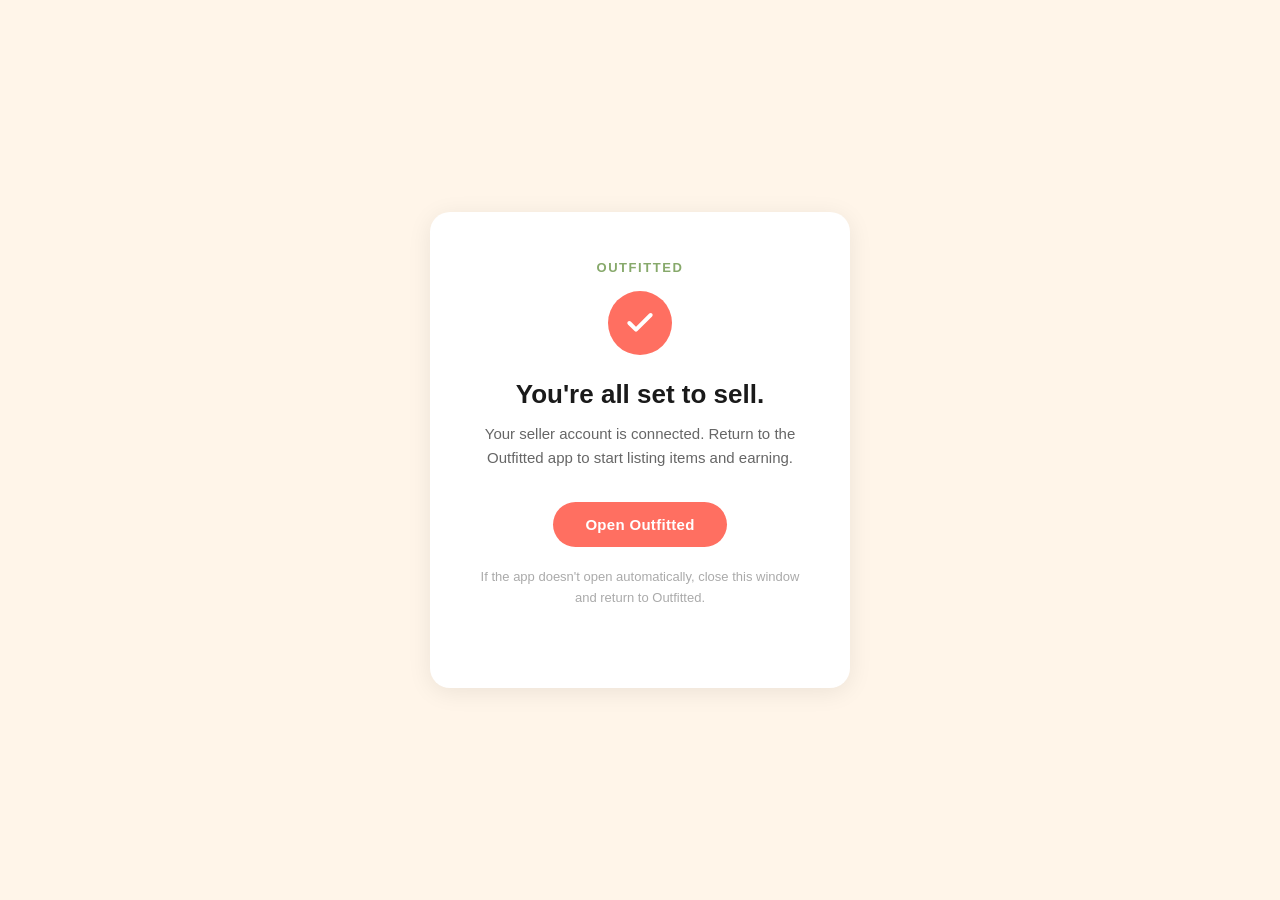
<file: stripe-return.html>
<!DOCTYPE html>
<html lang="en">
<head>
  <meta charset="UTF-8" />
  <meta name="viewport" content="width=device-width, initial-scale=1.0" />
  <title>Outfitted — Seller Setup Complete</title>
  <style>
    * { margin: 0; padding: 0; box-sizing: border-box; }

    body {
      font-family: -apple-system, BlinkMacSystemFont, 'Segoe UI', sans-serif;
      background-color: #FFF5E9;
      display: flex;
      align-items: center;
      justify-content: center;
      min-height: 100vh;
      padding: 24px;
    }

    .card {
      background: white;
      border-radius: 20px;
      padding: 48px 40px;
      max-width: 420px;
      width: 100%;
      text-align: center;
      box-shadow: 0 4px 24px rgba(0,0,0,0.08);
    }

    .checkmark {
      width: 64px;
      height: 64px;
      background: #FF6F61;
      border-radius: 50%;
      display: flex;
      align-items: center;
      justify-content: center;
      margin: 0 auto 24px;
    }

    .checkmark svg {
      width: 32px;
      height: 32px;
      stroke: white;
      fill: none;
      stroke-width: 3;
      stroke-linecap: round;
      stroke-linejoin: round;
    }

    .logo {
      font-size: 13px;
      font-weight: 700;
      letter-spacing: 0.12em;
      text-transform: uppercase;
      color: #87A96B;
      margin-bottom: 16px;
    }

    h1 {
      font-size: 26px;
      font-weight: 700;
      color: #1a1a1a;
      margin-bottom: 12px;
      line-height: 1.2;
    }

    p {
      font-size: 15px;
      color: #666;
      line-height: 1.6;
      margin-bottom: 32px;
    }

    .button {
      display: inline-block;
      background: #FF6F61;
      color: white;
      font-size: 15px;
      font-weight: 600;
      padding: 14px 32px;
      border-radius: 50px;
      text-decoration: none;
      letter-spacing: 0.02em;
    }

    .note {
      margin-top: 20px;
      font-size: 13px;
      color: #aaa;
    }
  </style>
</head>
<body>
  <div class="card">
    <div class="logo">Outfitted</div>
    <div class="checkmark">
      <svg viewBox="0 0 24 24">
        <polyline points="20 6 9 17 4 12" />
      </svg>
    </div>
    <h1>You're all set to sell.</h1>
    <p>Your seller account is connected. Return to the Outfitted app to start listing items and earning.</p>
    <a href="outfitted://stripe-return" class="button">Open Outfitted</a>
    <p class="note">If the app doesn't open automatically, close this window and return to Outfitted.</p>
  </div>
</body>
</html>
</file>
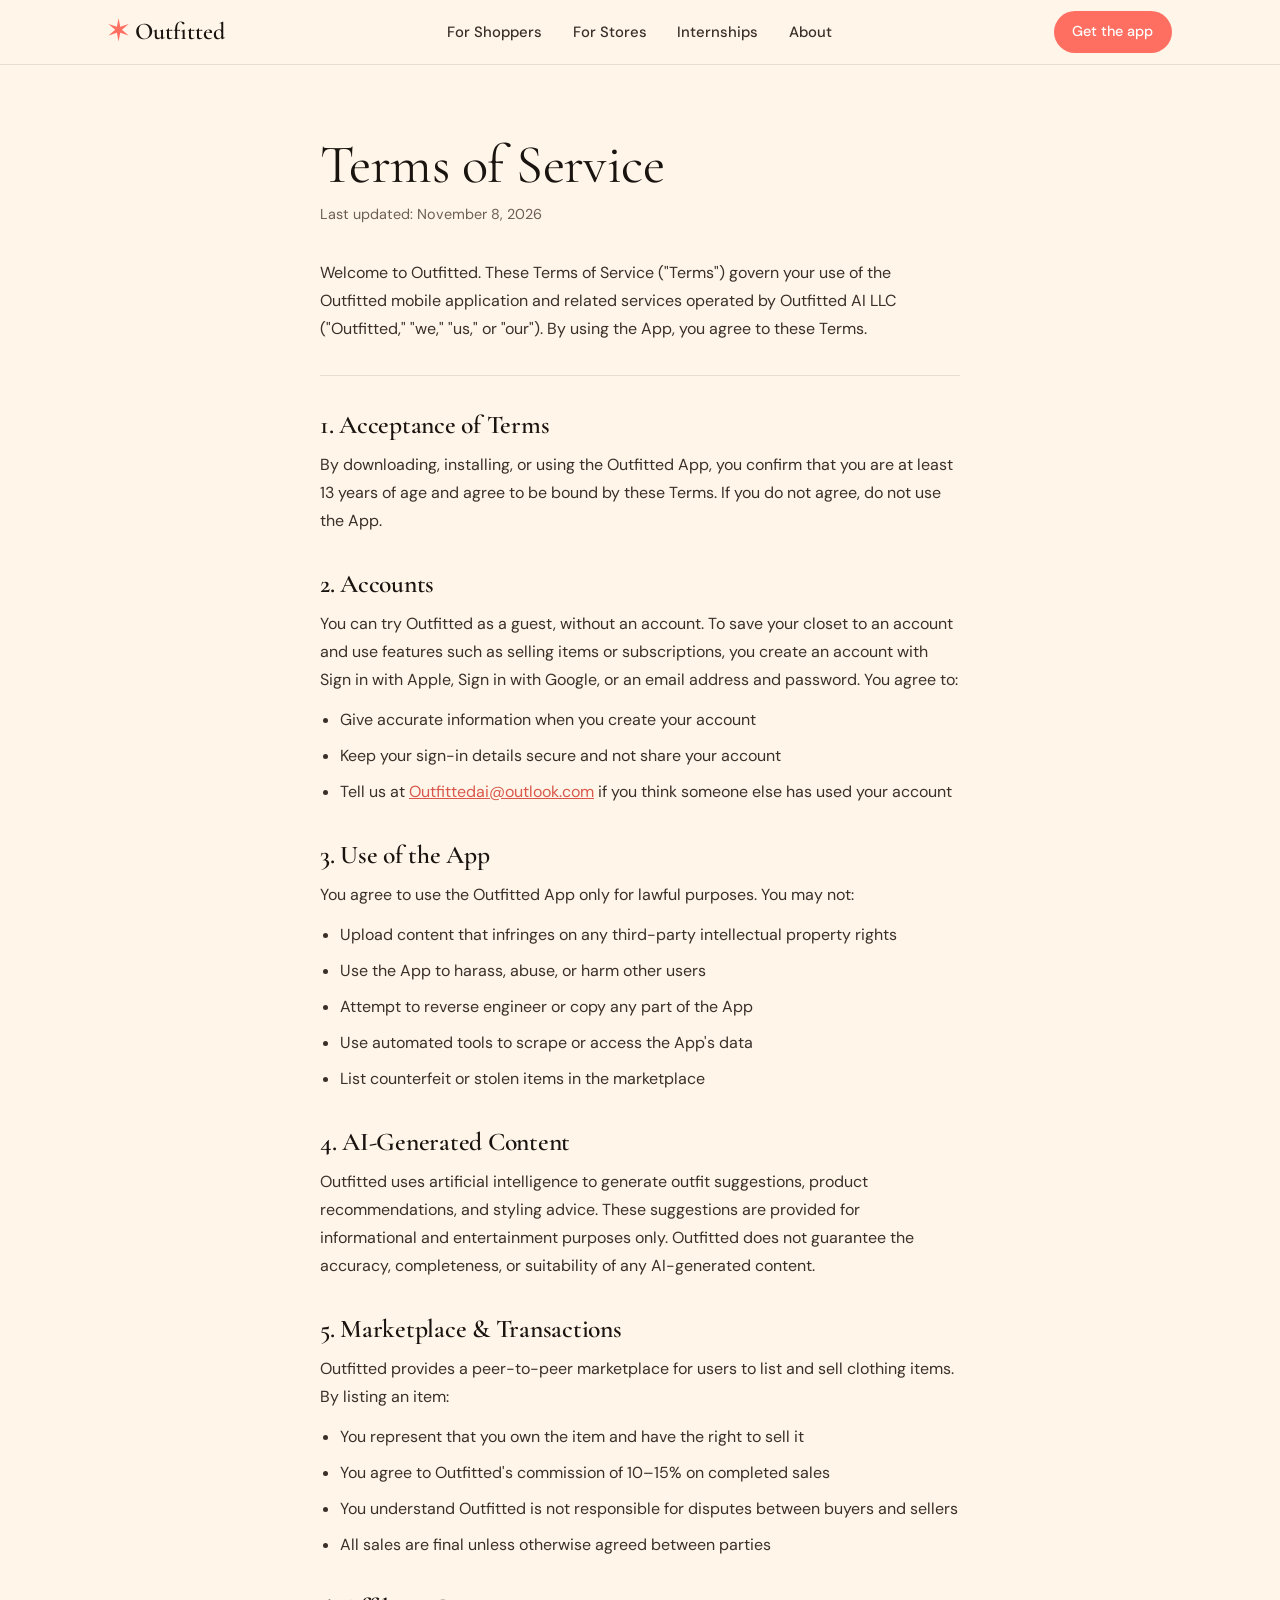
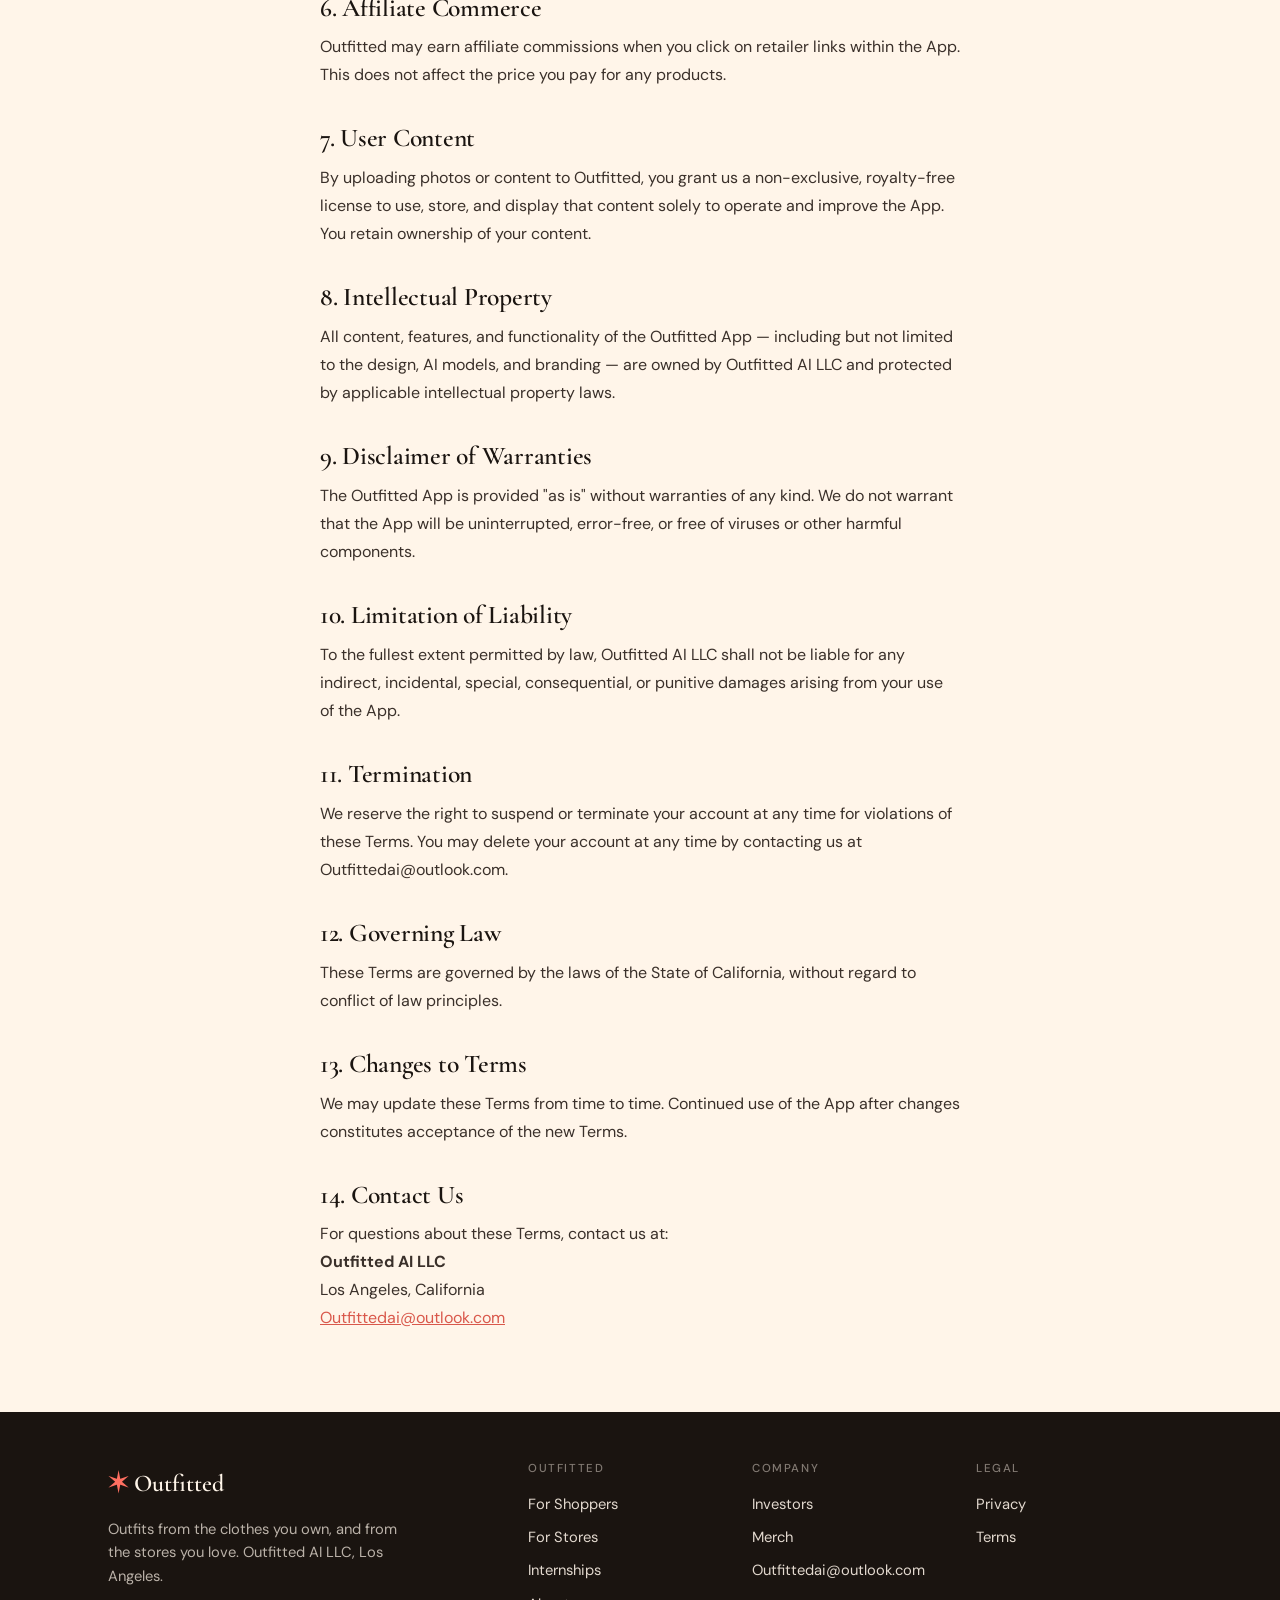
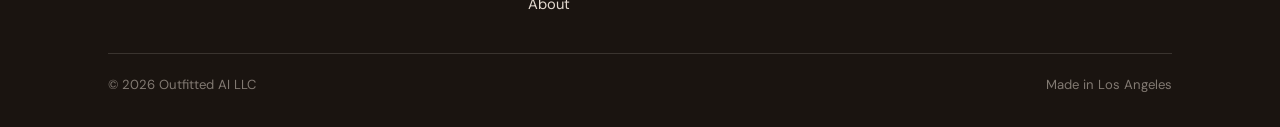
<file: terms.html>
<!DOCTYPE html>
<html lang="en">
<head>
  <meta charset="UTF-8" />
  <meta name="viewport" content="width=device-width, initial-scale=1.0" />
  <meta name="color-scheme" content="light only" />
  <title>Terms of Service — Outfitted</title>
  <meta name="description" content="The terms for using Outfitted." />
  <link rel="canonical" href="https://outfittedcloset.com/terms" />
  <meta property="og:type" content="website" />
  <meta property="og:site_name" content="Outfitted" />
  <meta property="og:title" content="Terms of Service — Outfitted" />
  <meta property="og:description" content="The terms for using Outfitted." />
  <meta property="og:url" content="https://outfittedcloset.com/terms" />
  <meta property="og:image" content="https://outfittedcloset.com/img/og.jpg" />
  <meta name="twitter:card" content="summary_large_image" />
  <link rel="icon" type="image/png" href="/favicon.png" />
  <link rel="apple-touch-icon" href="/apple-touch-icon.png" />
  <link rel="preconnect" href="https://fonts.googleapis.com" />
  <link rel="preconnect" href="https://fonts.gstatic.com" crossorigin />
  <link href="https://fonts.googleapis.com/css2?family=Cormorant+Garamond:ital,wght@0,400;0,600;1,400&family=DM+Sans:wght@400;500;600;700&display=swap" rel="stylesheet" />
  <link rel="stylesheet" href="/site.css" />
</head>
<body>
<a class="skip" href="#main">Skip to content</a>
<header class="nav">
  <div class="wrap">
    <a class="logo" href="/" aria-label="Outfitted home"><span aria-hidden="true">&#x2736;</span> Outfitted</a>
    <nav aria-label="Main">
      <ul class="nav-links">
        <li><a href="/">For Shoppers</a></li>
        <li><a href="/stores">For Stores</a></li>
        <li><a href="/internships">Internships</a></li>
        <li><a href="/about">About</a></li>
      </ul>
    </nav>
    <a class="btn btn-coral btn-small nav-cta" href="https://apps.apple.com/us/app/outfitted-wear-shop-earn/id6753196803" target="_blank" rel="noopener">Get the app</a>
    <button class="menu-btn" type="button" aria-expanded="false" aria-controls="mobile-menu" aria-label="Open menu"><i></i></button>
  </div>
  <nav id="mobile-menu" class="mobile-menu" aria-label="Main">
    <ul>
      <li><a href="/">For Shoppers</a></li>
      <li><a href="/stores">For Stores</a></li>
      <li><a href="/internships">Internships</a></li>
      <li><a href="/about">About</a></li>
      <li><a class="btn btn-coral" href="https://apps.apple.com/us/app/outfitted-wear-shop-earn/id6753196803" target="_blank" rel="noopener">Get the app</a></li>
    </ul>
  </nav>
</header>
<main id="main" class="legal">
  <h1>Terms of Service</h1>
  <p class="updated">Last updated: November 8, 2026</p>

  <p>Welcome to Outfitted. These Terms of Service ("Terms") govern your use of the Outfitted mobile application and related services operated by Outfitted AI LLC ("Outfitted," "we," "us," or "our"). By using the App, you agree to these Terms.</p>

  <div class="divider"></div>

  <h2>1. Acceptance of Terms</h2>
  <p>By downloading, installing, or using the Outfitted App, you confirm that you are at least 13 years of age and agree to be bound by these Terms. If you do not agree, do not use the App.</p>

  <h2>2. Accounts</h2>
  <p>You can try Outfitted as a guest, without an account. To save your closet to an account and use features such as selling items or subscriptions, you create an account with Sign in with Apple, Sign in with Google, or an email address and password. You agree to:</p>
  <ul>
    <li>Give accurate information when you create your account</li>
    <li>Keep your sign-in details secure and not share your account</li>
    <li>Tell us at <a href="mailto:Outfittedai@outlook.com">Outfittedai@outlook.com</a> if you think someone else has used your account</li>
  </ul>

  <h2>3. Use of the App</h2>
  <p>You agree to use the Outfitted App only for lawful purposes. You may not:</p>
  <ul>
    <li>Upload content that infringes on any third-party intellectual property rights</li>
    <li>Use the App to harass, abuse, or harm other users</li>
    <li>Attempt to reverse engineer or copy any part of the App</li>
    <li>Use automated tools to scrape or access the App's data</li>
    <li>List counterfeit or stolen items in the marketplace</li>
  </ul>

  <h2>4. AI-Generated Content</h2>
  <p>Outfitted uses artificial intelligence to generate outfit suggestions, product recommendations, and styling advice. These suggestions are provided for informational and entertainment purposes only. Outfitted does not guarantee the accuracy, completeness, or suitability of any AI-generated content.</p>

  <h2>5. Marketplace & Transactions</h2>
  <p>Outfitted provides a peer-to-peer marketplace for users to list and sell clothing items. By listing an item:</p>
  <ul>
    <li>You represent that you own the item and have the right to sell it</li>
    <li>You agree to Outfitted's commission of 10–15% on completed sales</li>
    <li>You understand Outfitted is not responsible for disputes between buyers and sellers</li>
    <li>All sales are final unless otherwise agreed between parties</li>
  </ul>

  <h2>6. Affiliate Commerce</h2>
  <p>Outfitted may earn affiliate commissions when you click on retailer links within the App. This does not affect the price you pay for any products.</p>

  <h2>7. User Content</h2>
  <p>By uploading photos or content to Outfitted, you grant us a non-exclusive, royalty-free license to use, store, and display that content solely to operate and improve the App. You retain ownership of your content.</p>

  <h2>8. Intellectual Property</h2>
  <p>All content, features, and functionality of the Outfitted App — including but not limited to the design, AI models, and branding — are owned by Outfitted AI LLC and protected by applicable intellectual property laws.</p>

  <h2>9. Disclaimer of Warranties</h2>
  <p>The Outfitted App is provided "as is" without warranties of any kind. We do not warrant that the App will be uninterrupted, error-free, or free of viruses or other harmful components.</p>

  <h2>10. Limitation of Liability</h2>
  <p>To the fullest extent permitted by law, Outfitted AI LLC shall not be liable for any indirect, incidental, special, consequential, or punitive damages arising from your use of the App.</p>

  <h2>11. Termination</h2>
  <p>We reserve the right to suspend or terminate your account at any time for violations of these Terms. You may delete your account at any time by contacting us at Outfittedai@outlook.com.</p>

  <h2>12. Governing Law</h2>
  <p>These Terms are governed by the laws of the State of California, without regard to conflict of law principles.</p>

  <h2>13. Changes to Terms</h2>
  <p>We may update these Terms from time to time. Continued use of the App after changes constitutes acceptance of the new Terms.</p>

  <h2>14. Contact Us</h2>
  <p>For questions about these Terms, contact us at:<br/>
  <strong>Outfitted AI LLC</strong><br/>
  Los Angeles, California<br/>
  <a href="mailto:Outfittedai@outlook.com">Outfittedai@outlook.com</a></p>
</main>
<footer class="site">
  <div class="wrap">
    <div class="fcols">
      <div class="about"><a class="logo" href="/"><span aria-hidden="true">&#x2736;</span> Outfitted</a><p style="margin-top:.6rem;max-width:19rem">Outfits from the clothes you own, and from the stores you love. Outfitted AI LLC, Los Angeles.</p></div>
      <div><h4>Outfitted</h4><a href="/">For Shoppers</a><a href="/stores">For Stores</a><a href="/internships">Internships</a><a href="/about">About</a></div>
      <div><h4>Company</h4><a href="/investors">Investors</a><a href="/merch">Merch</a><a href="mailto:Outfittedai@outlook.com">Outfittedai@outlook.com</a></div>
      <div><h4>Legal</h4><a href="/privacy">Privacy</a><a href="/terms">Terms</a></div>
    </div>
    <div class="fbase"><span>© 2026 Outfitted AI LLC</span><span>Made in Los Angeles</span></div>
  </div>
</footer>
<script src="/site.js"></script>
</body>
</html>
</file>
<file: site.css>
/* Outfitted — shared site styles. Every page links this file, so a fix to the
   nav, footer or a component lands everywhere at once.
   Brand: Cormorant Garamond (display) + DM Sans (text); coral, sage, cream, ink. */
*, *::before, *::after { box-sizing: border-box; margin: 0; padding: 0; }
:root {
  --coral: #FF6F61; --coral-dark: #D9584B; --coral-tint: #FFE6E1;
  --sage: #87A96B; --sage-dark: #4F6E38; --sage-tint: #E7EEDF;
  --cream: #FFF5E9; --sand: #F5EAD8; --paper: #FFFFFF;
  --ink: #1A1410; --ink-soft: #3A302A; --muted: #6E5F55; --line: rgba(26,20,16,0.10);
  --on-ink: #FFF5E9; --on-ink-muted: rgba(255,245,233,0.70); --on-ink-line: rgba(255,245,233,0.14); --on-ink-accent: #FF8F83;
  --serif: 'Cormorant Garamond', Georgia, 'Times New Roman', serif;
  --sans: 'DM Sans', system-ui, -apple-system, 'Segoe UI', sans-serif;
  --gutter: clamp(1.25rem, 4vw, 3rem);
  --max: 1160px;
  --nav-h: 64px;
}
html { background: var(--cream); color-scheme: light; -webkit-text-size-adjust: 100%; scroll-behavior: smooth; scroll-padding-top: calc(var(--nav-h) + 12px); }
body { font-family: var(--sans); color: var(--ink); background: var(--cream); font-size: 16px; line-height: 1.6; overflow-x: hidden; }
a { color: inherit; }
img { max-width: 100%; display: block; height: auto; }
[hidden] { display: none !important; }
:focus-visible { outline: 2px solid var(--coral-dark); outline-offset: 3px; border-radius: 4px; }
.wrap { max-width: var(--max); margin: 0 auto; padding-left: var(--gutter); padding-right: var(--gutter); }
.skip { position: absolute; left: -9999px; top: 0; }
.skip:focus { left: 12px; top: 12px; z-index: 200; background: var(--ink); color: var(--cream); padding: 0.6rem 1rem; border-radius: 8px; }

/* ── Nav ─────────────────────────────────────────────────────────── */
.nav { position: sticky; top: 0; z-index: 100; background: rgba(255,245,233,0.95); -webkit-backdrop-filter: blur(10px); backdrop-filter: blur(10px); border-bottom: 1px solid var(--line); }
.nav .wrap { display: flex; align-items: center; justify-content: space-between; height: var(--nav-h); gap: 1.5rem; }
.logo { font-family: var(--serif); font-size: 1.5rem; font-weight: 600; text-decoration: none; display: inline-flex; align-items: center; gap: 0.45rem; color: var(--ink); white-space: nowrap; }
.logo span { color: var(--coral); }
.nav-links { display: none; list-style: none; gap: 1.9rem; align-items: center; }
.nav-links a { text-decoration: none; font-size: 0.93rem; font-weight: 500; color: var(--ink-soft); padding-block: 0.4rem; border-bottom: 2px solid transparent; }
.nav-links a:hover { color: var(--coral-dark); }
.nav-links a[aria-current="page"] { color: var(--coral-dark); border-bottom-color: var(--coral); }
.nav .nav-cta { display: none; }
.menu-btn, .logo { flex-shrink: 0; }
.menu-btn { width: 44px; height: 44px; display: grid; place-items: center; border: 1px solid var(--line); border-radius: 12px; background: var(--paper); cursor: pointer; }
.menu-btn i { display: block; width: 18px; height: 2px; background: var(--ink); box-shadow: 0 -6px 0 var(--ink), 0 6px 0 var(--ink); }
.menu-btn[aria-expanded="true"] i { background: transparent; box-shadow: none; position: relative; }
.menu-btn[aria-expanded="true"] i::before, .menu-btn[aria-expanded="true"] i::after { content: ''; position: absolute; left: 0; top: 0; width: 18px; height: 2px; background: var(--ink); }
.menu-btn[aria-expanded="true"] i::before { transform: rotate(45deg); }
.menu-btn[aria-expanded="true"] i::after { transform: rotate(-45deg); }
.mobile-menu { display: none; border-top: 1px solid var(--line); background: var(--cream); }
.mobile-menu.open { display: block; }
.mobile-menu ul { list-style: none; padding: 0.5rem var(--gutter) 1.25rem; display: grid; }
.mobile-menu a { display: block; padding: 0.9rem 0; font-family: var(--serif); font-size: 1.6rem; text-decoration: none; border-bottom: 1px solid var(--line); }
.mobile-menu a[aria-current="page"] { color: var(--coral-dark); }
.mobile-menu .btn { margin-top: 1.1rem; width: 100%; font-family: var(--sans); font-size: 1rem; border: 0; }

/* ── Buttons ─────────────────────────────────────────────────────── */
.btn { display: inline-flex; align-items: center; justify-content: center; gap: 0.5rem; min-height: 50px; padding: 0 1.45rem; border-radius: 100px; font-family: var(--sans); font-weight: 500; font-size: 0.97rem; text-decoration: none; border: 1.5px solid transparent; white-space: nowrap; cursor: pointer; transition: background 0.15s, transform 0.15s, border-color 0.15s; }
.btn:hover { transform: translateY(-1px); }
.btn-coral { background: var(--coral); color: #fff; }
.btn-coral:hover { background: var(--coral-dark); }
.btn-ink { background: var(--ink); color: var(--cream); }
.btn-line { border-color: rgba(26,20,16,0.25); color: var(--ink); background: transparent; }
.btn-line:hover { border-color: var(--ink); }
.btn-small { min-height: 42px; padding: 0 1.1rem; font-size: 0.9rem; }
.btn:disabled { opacity: 0.6; cursor: progress; transform: none; }
.appstore { display: inline-flex; align-items: center; gap: 0.7rem; background: var(--ink); color: #fff; border-radius: 12px; padding: 0.55rem 1.15rem 0.55rem 0.95rem; text-decoration: none; min-height: 54px; transition: transform 0.15s; }
.appstore:hover { transform: translateY(-1px); }
.appstore svg { width: 22px; height: 22px; fill: #fff; flex-shrink: 0; }
.appstore small { display: block; font-size: 0.66rem; opacity: 0.8; line-height: 1.1; }
.appstore b { display: block; font-size: 1.08rem; font-weight: 500; line-height: 1.15; }

/* ── Type ────────────────────────────────────────────────────────── */
.eyebrow { font-size: 0.74rem; font-weight: 500; letter-spacing: 0.14em; text-transform: uppercase; color: var(--coral-dark); }
h1, h2, h3 { font-family: var(--serif); font-weight: 400; line-height: 1.05; text-wrap: balance; letter-spacing: -0.01em; }
h1 { font-size: clamp(2.6rem, 7.2vw, 4.5rem); }
h1 em, h2 em { font-style: italic; color: var(--coral-dark); }
h2 { font-size: clamp(2rem, 5vw, 3.1rem); }
h3 { font-size: 1.55rem; font-weight: 600; line-height: 1.15; }
.lede { font-size: 1.08rem; color: var(--muted); max-width: 36rem; }
.small { font-size: 0.86rem; color: var(--muted); }
.prose { max-width: 42rem; display: grid; gap: 1rem; color: var(--ink-soft); font-size: 1.05rem; }

/* ── Sections ────────────────────────────────────────────────────── */
section { padding-block: clamp(3.5rem, 8vw, 6.5rem); }
.sec-head { display: grid; gap: 0.9rem; max-width: 42rem; margin-bottom: clamp(2rem, 4vw, 3rem); }
.band-ink { background: var(--ink); color: var(--on-ink); }
.band-ink .lede, .band-ink .small { color: var(--on-ink-muted); }
.band-ink .eyebrow { color: var(--on-ink-accent); }
.band-ink h2 em { color: var(--on-ink-accent); }
.band-sand { background: var(--sand); }

/* ── Hero ────────────────────────────────────────────────────────── */
.hero { padding-block: clamp(2.5rem, 6vw, 5rem) clamp(3rem, 7vw, 6rem); }
.hero .wrap { display: grid; gap: 2.75rem; align-items: center; }
.hero-copy { display: grid; gap: 1.25rem; justify-items: start; min-width: 0; }
.hero-actions { display: flex; flex-wrap: wrap; gap: 0.75rem; align-items: center; margin-top: 0.3rem; }
.trust { display: flex; flex-wrap: wrap; gap: 0.5rem 1.25rem; font-size: 0.86rem; color: var(--muted); }
.trust span::before { content: '✓'; color: var(--sage-dark); font-weight: 700; margin-right: 0.4rem; }
.price-line { font-size: 0.98rem; font-weight: 500; color: var(--ink); background: var(--paper); border: 1px solid var(--line); border-radius: 14px; padding: 0.7rem 1rem; max-width: 36rem; }

/* ── Device frames for real screenshots ──────────────────────────── */
.phone { width: min(300px, 76vw); aspect-ratio: 300 / 620; margin: 0 auto; background: var(--ink); border-radius: 44px; padding: 10px; box-shadow: 0 30px 60px rgba(26,20,16,0.22); }
.phone .screen { width: 100%; height: 100%; border-radius: 35px; overflow: hidden; background: #fff; }
.phone .screen img { width: 100%; }
.phone.fill .screen img { height: 100%; object-fit: cover; object-position: top; }
.cap { font-size: 0.8rem; color: var(--muted); text-align: center; margin-top: 0.75rem; }
.shot { border-radius: 18px; overflow: hidden; border: 1px solid var(--line); background: #fff; box-shadow: 0 18px 40px rgba(26,20,16,0.08); width: 100%; max-width: 360px; justify-self: center; position: relative; }
.shot.tall { max-height: 620px; }
.shot.tall::after { content: ''; position: absolute; left: 0; right: 0; bottom: 0; height: 90px; background: linear-gradient(rgba(255,255,255,0), #fff); }
.app-row { display: grid; grid-template-columns: repeat(3, minmax(0, 1fr)); gap: 0.75rem; margin-top: 2.25rem; }
.app-row figure { display: grid; gap: 0.55rem; min-width: 0; }
.app-row .frame { border-radius: 24px; overflow: hidden; border: 6px solid var(--ink); background: #fff; aspect-ratio: 1242 / 2420; }
.app-row .frame img { width: 100%; height: 100%; object-fit: cover; object-position: top; }
.app-row figcaption { font-size: 0.82rem; color: var(--muted); text-align: center; }

/* ── Steps (a real sequence, so numbered) ────────────────────────── */
.steps { display: grid; gap: 1rem; counter-reset: s; }
.step { background: var(--paper); border: 1px solid var(--line); border-radius: 18px; padding: 1.5rem; display: grid; gap: 0.6rem; align-content: start; }
.step .n { counter-increment: s; font-family: var(--serif); font-size: 1.05rem; font-weight: 600; color: var(--coral-dark); }
.step .n::before { content: 'Step ' counter(s); }
.step p { color: var(--muted); font-size: 0.97rem; }

/* ── Feature list ────────────────────────────────────────────────── */
.feats { display: grid; border-top: 1px solid var(--line); }
.feat { display: grid; gap: 0.3rem; padding-block: 1.1rem; border-bottom: 1px solid var(--line); }
.feat b { font-weight: 500; }
.feat span { color: var(--muted); font-size: 0.95rem; }

/* ── Doors (Home → Stores / Internships) ─────────────────────────── */
.split { display: grid; gap: 1rem; }
.door { border-radius: 22px; padding: clamp(1.5rem, 4vw, 2.25rem); display: grid; gap: 0.8rem; align-content: start; text-decoration: none; min-height: 230px; transition: transform 0.15s; }
.door:hover { transform: translateY(-2px); }
.door h3 { font-size: 1.95rem; font-weight: 400; }
.door.ink { background: var(--ink); color: var(--on-ink); }
.door.ink p { color: var(--on-ink-muted); }
.door.ink .eyebrow, .door.ink .go { color: var(--on-ink-accent); }
.door.sage { background: var(--sage-tint); }
.door.sage p { color: var(--ink-soft); }
.door.sage .eyebrow, .door.sage .go { color: var(--sage-dark); }
.door .go { margin-top: auto; font-weight: 500; }

/* ── Stores ──────────────────────────────────────────────────────── */
.promises { display: grid; gap: 0.75rem; }
.promise { display: grid; grid-template-columns: auto 1fr; gap: 0.25rem 0.85rem; align-items: start; padding: 1.1rem 1.15rem; border-radius: 16px; background: rgba(255,245,233,0.06); border: 1px solid var(--on-ink-line); }
.promise .ic { grid-row: span 2; min-width: 34px; height: 34px; padding: 0 0.3rem; border-radius: 17px; background: rgba(255,111,97,0.18); color: var(--on-ink-accent); display: grid; place-items: center; font-weight: 700; font-size: 0.8rem; }
.promise b { font-weight: 500; color: var(--on-ink); }
.promise span { font-size: 0.9rem; color: var(--on-ink-muted); }
.channel { display: grid; gap: 1.75rem; align-items: center; padding-block: clamp(2rem, 5vw, 3.25rem); border-top: 1px solid var(--line); }
.channel:first-of-type { border-top: 0; padding-top: 0; }
.channel .copy { display: grid; gap: 0.85rem; justify-items: start; min-width: 0; }
.tag { display: inline-flex; font-size: 0.7rem; font-weight: 600; letter-spacing: 0.08em; text-transform: uppercase; padding: 0.32rem 0.7rem; border-radius: 100px; }
.tag.dark { background: var(--ink); color: var(--cream); }
.tag.coral { background: var(--coral-tint); color: var(--coral-dark); }
.tag.pilot { background: var(--sand); color: var(--ink-soft); border: 1px dashed rgba(26,20,16,0.35); }
.ticks { list-style: none; display: grid; gap: 0.5rem; }
.ticks li { padding-left: 1.4rem; position: relative; color: var(--ink-soft); font-size: 0.97rem; }
.ticks li::before { content: ''; position: absolute; left: 0; top: 0.58em; width: 8px; height: 8px; border-radius: 50%; background: var(--coral); }
.plans { display: grid; gap: 1rem; }
.plan { background: var(--paper); border: 1px solid var(--line); border-radius: 20px; padding: 1.6rem; display: grid; gap: 0.85rem; align-content: start; }
.plan.both { border: 2px solid var(--coral); }
.plan .name { font-size: 0.8rem; font-weight: 600; letter-spacing: 0.1em; text-transform: uppercase; color: var(--muted); display: flex; justify-content: space-between; gap: 0.5rem; align-items: center; flex-wrap: wrap; }
.plan .amt { font-family: var(--serif); font-size: 3rem; line-height: 1; }
.plan .amt small { font-family: var(--sans); font-size: 0.92rem; color: var(--muted); }
.plan ul { list-style: none; display: grid; gap: 0.5rem; font-size: 0.95rem; color: var(--ink-soft); }
.plan li { padding-left: 1.35rem; position: relative; }
.plan li::before { content: '✓'; position: absolute; left: 0; color: var(--sage-dark); font-weight: 700; }
.event-fee { margin-top: 1rem; display: grid; gap: 0.4rem; background: var(--ink); color: var(--on-ink); border-radius: 20px; padding: 1.6rem; }
.event-fee .amt { font-family: var(--serif); font-size: 3rem; line-height: 1; color: var(--on-ink-accent); }
.event-fee b { font-weight: 500; font-size: 1.05rem; }
.event-fee p { color: var(--on-ink-muted); font-size: 0.95rem; }
.timeline { display: grid; counter-reset: t; }
.tl { display: grid; grid-template-columns: 2.6rem 1fr; gap: 0.25rem 1rem; padding: 1.15rem 0; border-bottom: 1px solid var(--on-ink-line); }
.tl::before { counter-increment: t; content: counter(t); grid-row: span 2; width: 2.6rem; height: 2.6rem; border-radius: 50%; border: 1px solid rgba(255,245,233,0.3); display: grid; place-items: center; font-family: var(--serif); font-size: 1.2rem; color: var(--on-ink-accent); }
.tl b { font-weight: 500; }
.tl span { color: var(--on-ink-muted); font-size: 0.95rem; }
.faq { display: grid; border-top: 1px solid var(--line); }
.faq details { border-bottom: 1px solid var(--line); padding-block: 1.15rem; }
.faq summary { font-weight: 500; cursor: pointer; list-style: none; display: flex; justify-content: space-between; gap: 1rem; }
.faq summary::-webkit-details-marker { display: none; }
.faq summary::after { content: '+'; color: var(--coral-dark); font-size: 1.25rem; line-height: 1; }
.faq details[open] summary::after { content: '–'; }
.faq p { color: var(--muted); margin-top: 0.6rem; max-width: 42rem; }

/* ── Forms ───────────────────────────────────────────────────────── */
.form-card { background: var(--paper); border: 1px solid var(--line); border-radius: 22px; padding: clamp(1.25rem, 4vw, 2.1rem); display: grid; gap: 1.15rem; box-shadow: 0 18px 40px rgba(26,20,16,0.06); }
.row2 { display: grid; gap: 1.15rem; }
.field { display: grid; gap: 0.4rem; border: 0; min-width: 0; }
.field > label, .field legend { font-size: 0.9rem; font-weight: 500; }
.req { color: var(--coral-dark); }
.opt { color: var(--muted); font-weight: 400; font-size: 0.8rem; }
.hint { font-size: 0.8rem; color: var(--muted); margin-top: -0.15rem; }
.field input[type=text], .field input[type=email], .field input[type=url], .field input[type=tel], .field select, .field textarea { font: inherit; font-size: 16px; padding: 0.82rem 0.95rem; border: 1.5px solid rgba(26,20,16,0.16); border-radius: 12px; background: var(--cream); color: var(--ink); width: 100%; -webkit-appearance: none; appearance: none; }
.field select { background-image: linear-gradient(45deg, transparent 50%, var(--ink) 50%), linear-gradient(135deg, var(--ink) 50%, transparent 50%); background-position: calc(100% - 20px) 55%, calc(100% - 15px) 55%; background-size: 5px 5px; background-repeat: no-repeat; padding-right: 2.5rem; }
.field textarea { min-height: 120px; resize: vertical; line-height: 1.55; }
.field input:focus, .field select:focus, .field textarea:focus { outline: none; border-color: var(--coral); background: var(--paper); }
.chips { display: grid; gap: 0.55rem; }
.chip { position: relative; display: flex; align-items: center; gap: 0.75rem; padding: 0.8rem 0.95rem; border: 1.5px solid rgba(26,20,16,0.16); border-radius: 12px; background: var(--cream); cursor: pointer; font-size: 0.95rem; line-height: 1.35; min-height: 52px; }
.chip input { position: absolute; opacity: 0; width: 1px; height: 1px; }
.chip .box { flex: 0 0 22px; height: 22px; border-radius: 6px; border: 1.5px solid rgba(26,20,16,0.3); background: var(--paper); display: flex; align-items: center; justify-content: center; color: transparent; font-size: 0.8rem; font-weight: 700; }
.chip:has(input:checked) { border-color: var(--coral); background: rgba(255,111,97,0.08); }
.chip input:checked + .box { background: var(--coral); border-color: var(--coral); color: #fff; }
.chip input:focus-visible + .box { outline: 2px solid var(--coral-dark); outline-offset: 2px; }
.invalid input, .invalid textarea, .invalid select, .invalid .chip { border-color: #C0392B; }
.err { display: none; font-size: 0.8rem; color: #B03A2E; }
.invalid .err { display: block; }
.trap { position: absolute; left: -10000px; top: auto; width: 1px; height: 1px; overflow: hidden; }
.status { font-size: 0.9rem; color: #B03A2E; min-height: 1px; }
.thanks { text-align: center; background: var(--paper); border-radius: 22px; padding: 2.5rem 1.4rem; border: 1px solid var(--line); box-shadow: 0 18px 40px rgba(26,20,16,0.06); }
.thanks .mark { width: 56px; height: 56px; border-radius: 50%; background: var(--sage-tint); color: var(--sage-dark); display: flex; align-items: center; justify-content: center; font-size: 1.6rem; margin: 0 auto 1.1rem; }
.thanks h3 { font-size: 2rem; font-weight: 400; margin-bottom: 0.75rem; }
.thanks p { color: var(--muted); max-width: 440px; margin: 0 auto; }
.note { font-size: 0.86rem; line-height: 1.65; color: var(--muted); background: rgba(255,111,97,0.07); border-left: 3px solid var(--coral); border-radius: 0 12px 12px 0; padding: 0.85rem 1rem; }
.contact-card { background: var(--paper); border: 1px solid var(--line); border-radius: 16px; padding: 1.15rem 1.25rem; display: grid; gap: 0.25rem; }
.contact-card b { font-family: var(--serif); font-size: 1.25rem; font-weight: 600; word-break: break-word; }

/* ── People ──────────────────────────────────────────────────────── */
.people { display: grid; gap: 1.25rem; }
.person { background: var(--paper); border: 1px solid var(--line); border-radius: 22px; overflow: hidden; display: grid; }
.person img { width: 100%; aspect-ratio: 4 / 3; object-fit: cover; object-position: center 25%; }
.person .body { padding: 1.5rem; display: grid; gap: 0.6rem; }
.person .person-role { font-size: 0.78rem; font-weight: 600; letter-spacing: 0.1em; text-transform: uppercase; color: var(--coral-dark); }
.person p { color: var(--ink-soft); }

/* ── Merch ───────────────────────────────────────────────────────── */
.products { display: grid; gap: 1rem; grid-template-columns: repeat(2, minmax(0, 1fr)); }
.product { background: var(--paper); border: 1px solid var(--line); border-radius: 18px; overflow: hidden; display: grid; align-content: start; }
.product img { width: 100%; aspect-ratio: 1; object-fit: cover; background: var(--sand); }
.product .body { padding: 1rem; display: grid; gap: 0.4rem; }
.product b { font-weight: 500; line-height: 1.3; }
.product .price { font-family: var(--serif); font-size: 1.4rem; }
.product .btn { margin-top: 0.4rem; min-height: 44px; }

/* ── Legal pages ─────────────────────────────────────────────────── */
.legal { max-width: 46rem; margin: 0 auto; padding: clamp(2.5rem, 6vw, 4.5rem) var(--gutter) 5rem; }
.legal h1 { font-size: clamp(2.4rem, 6vw, 3.4rem); margin-bottom: 0.5rem; }
.legal .updated { color: var(--muted); font-size: 0.9rem; margin-bottom: 2rem; }
.legal h2 { font-size: 1.6rem; font-weight: 600; margin: 2.25rem 0 0.75rem; }
.legal p, .legal li { color: var(--ink-soft); line-height: 1.75; }
.legal p + p { margin-top: 0.8rem; }
.legal ul { padding-left: 1.25rem; display: grid; gap: 0.5rem; margin: 0.75rem 0; }
.legal a { color: var(--coral-dark); }
.legal .divider { height: 1px; background: var(--line); margin: 2rem 0; }

/* ── Footer ──────────────────────────────────────────────────────── */
footer.site { background: var(--ink); color: var(--on-ink-muted); padding-block: 3rem 2rem; font-size: 0.92rem; }
footer.site .wrap { display: grid; gap: 2rem; }
.fcols { display: grid; grid-template-columns: 1fr 1fr; gap: 1.75rem; }
.fcols .about { grid-column: 1 / -1; }
.fcols h4 { font-size: 0.72rem; letter-spacing: 0.14em; text-transform: uppercase; color: rgba(255,245,233,0.45); font-weight: 500; margin-bottom: 0.6rem; }
.fcols a { display: block; text-decoration: none; padding-block: 0.3rem; color: rgba(255,245,233,0.88); word-break: break-word; }
.fcols a:hover { color: var(--on-ink-accent); }
.fbase { border-top: 1px solid var(--on-ink-line); padding-top: 1.25rem; display: flex; flex-wrap: wrap; gap: 0.75rem 1.5rem; justify-content: space-between; font-size: 0.82rem; color: rgba(255,245,233,0.45); }
footer.site .logo { color: var(--on-ink); }

/* ── Larger screens ──────────────────────────────────────────────── */
@media (min-width: 760px) {
  .steps { grid-template-columns: repeat(3, 1fr); }
  .split { grid-template-columns: 1fr 1fr; }
  .promises { grid-template-columns: repeat(2, 1fr); }
  .row2 { grid-template-columns: 1fr 1fr; }
  .fcols { grid-template-columns: 2fr 1fr 1fr 1fr; }
  .fcols .about { grid-column: auto; }
  .feats.two { grid-template-columns: 1fr 1fr; column-gap: 3rem; }
  .plans { grid-template-columns: repeat(3, 1fr); }
  .event-fee { grid-template-columns: auto 1fr; gap: 0.35rem 2rem; align-items: center; }
  .event-fee .amt { grid-row: span 2; }
  .people { grid-template-columns: 1fr 1fr; }
  .products { grid-template-columns: repeat(3, minmax(0, 1fr)); }
  .chips.two { grid-template-columns: 1fr 1fr; }
}
@media (min-width: 980px) {
  .nav-links { display: flex; }
  .menu-btn, .mobile-menu, .mobile-menu.open { display: none; }
  .nav .nav-cta { display: inline-flex; }
  .hero .wrap { grid-template-columns: 1.15fr 0.85fr; }
  .channel { grid-template-columns: 1fr 1fr; gap: 4rem; }
  .channel.flip > :last-child { order: -1; }
  .promises { grid-template-columns: repeat(4, 1fr); }
  .split-form { display: grid; grid-template-columns: 1.4fr 0.6fr; gap: 2.5rem; align-items: start; }
  .tl-wrap { display: grid; grid-template-columns: 0.9fr 1.1fr; gap: 4rem; align-items: start; }
}
@media (max-width: 420px) { .app-row { gap: 0.45rem; } .app-row .frame { border-width: 4px; border-radius: 16px; } }
@media (prefers-reduced-motion: reduce) { html { scroll-behavior: auto; } * { transition: none !important; animation: none !important; } }

/* ── Internships ─────────────────────────────────────────────────── */
.role-grid { display: grid; grid-template-columns: 1fr; gap: 1rem; }
.role { background: var(--paper); border-radius: 20px; padding: 1.6rem 1.4rem; border: 1px solid var(--line); display: grid; gap: 0.7rem; align-content: start; }
.role h3 { font-size: 1.45rem; }
.role p { font-size: 0.95rem; color: var(--muted); }
.role p.fit { padding-top: 0.85rem; border-top: 1px solid var(--line); font-size: 0.88rem; color: var(--ink); }
.role p.fit::before { content: '✦ '; color: var(--coral); font-size: 0.7rem; }
.register { max-width: 660px; display: grid; gap: 1rem; }
@media (min-width: 760px) { .role-grid { grid-template-columns: repeat(2, 1fr); gap: 1.25rem; } }
@media (min-width: 1040px) { .role-grid { grid-template-columns: repeat(3, 1fr); } }
</file>
